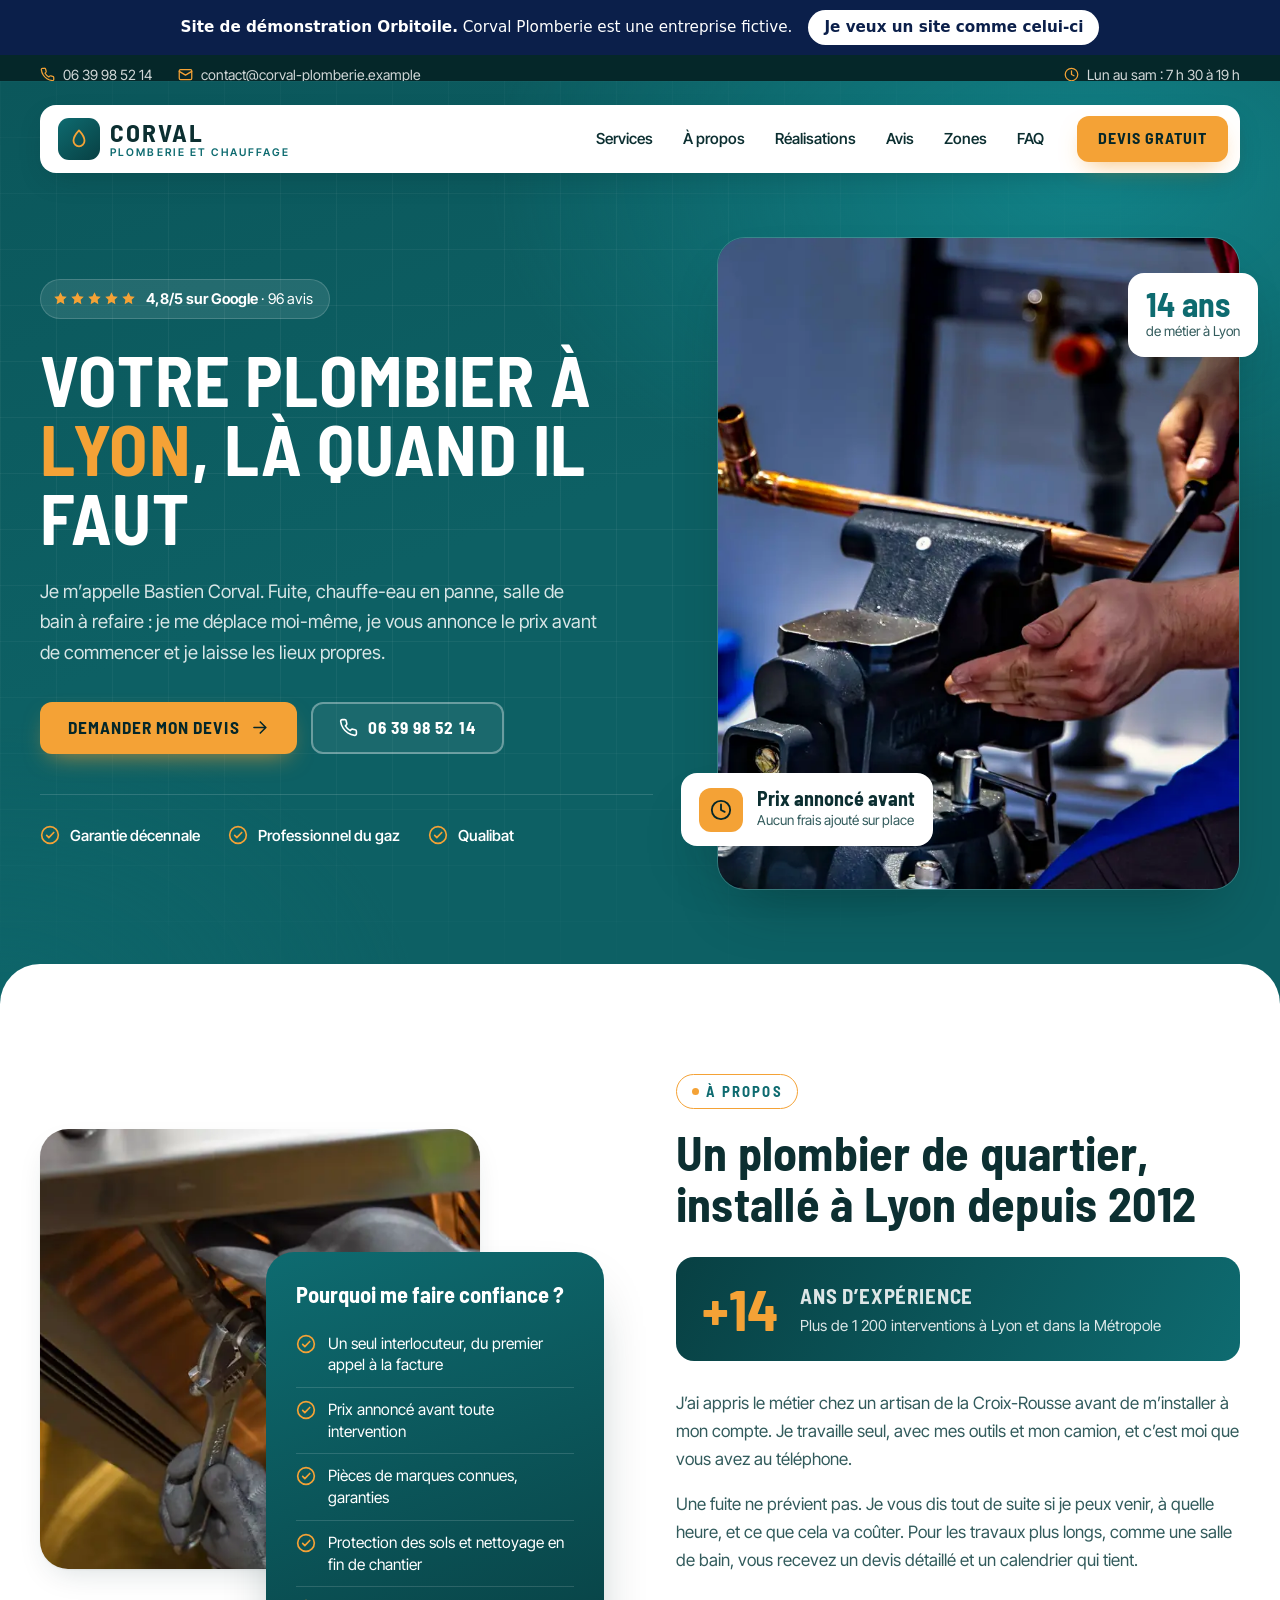
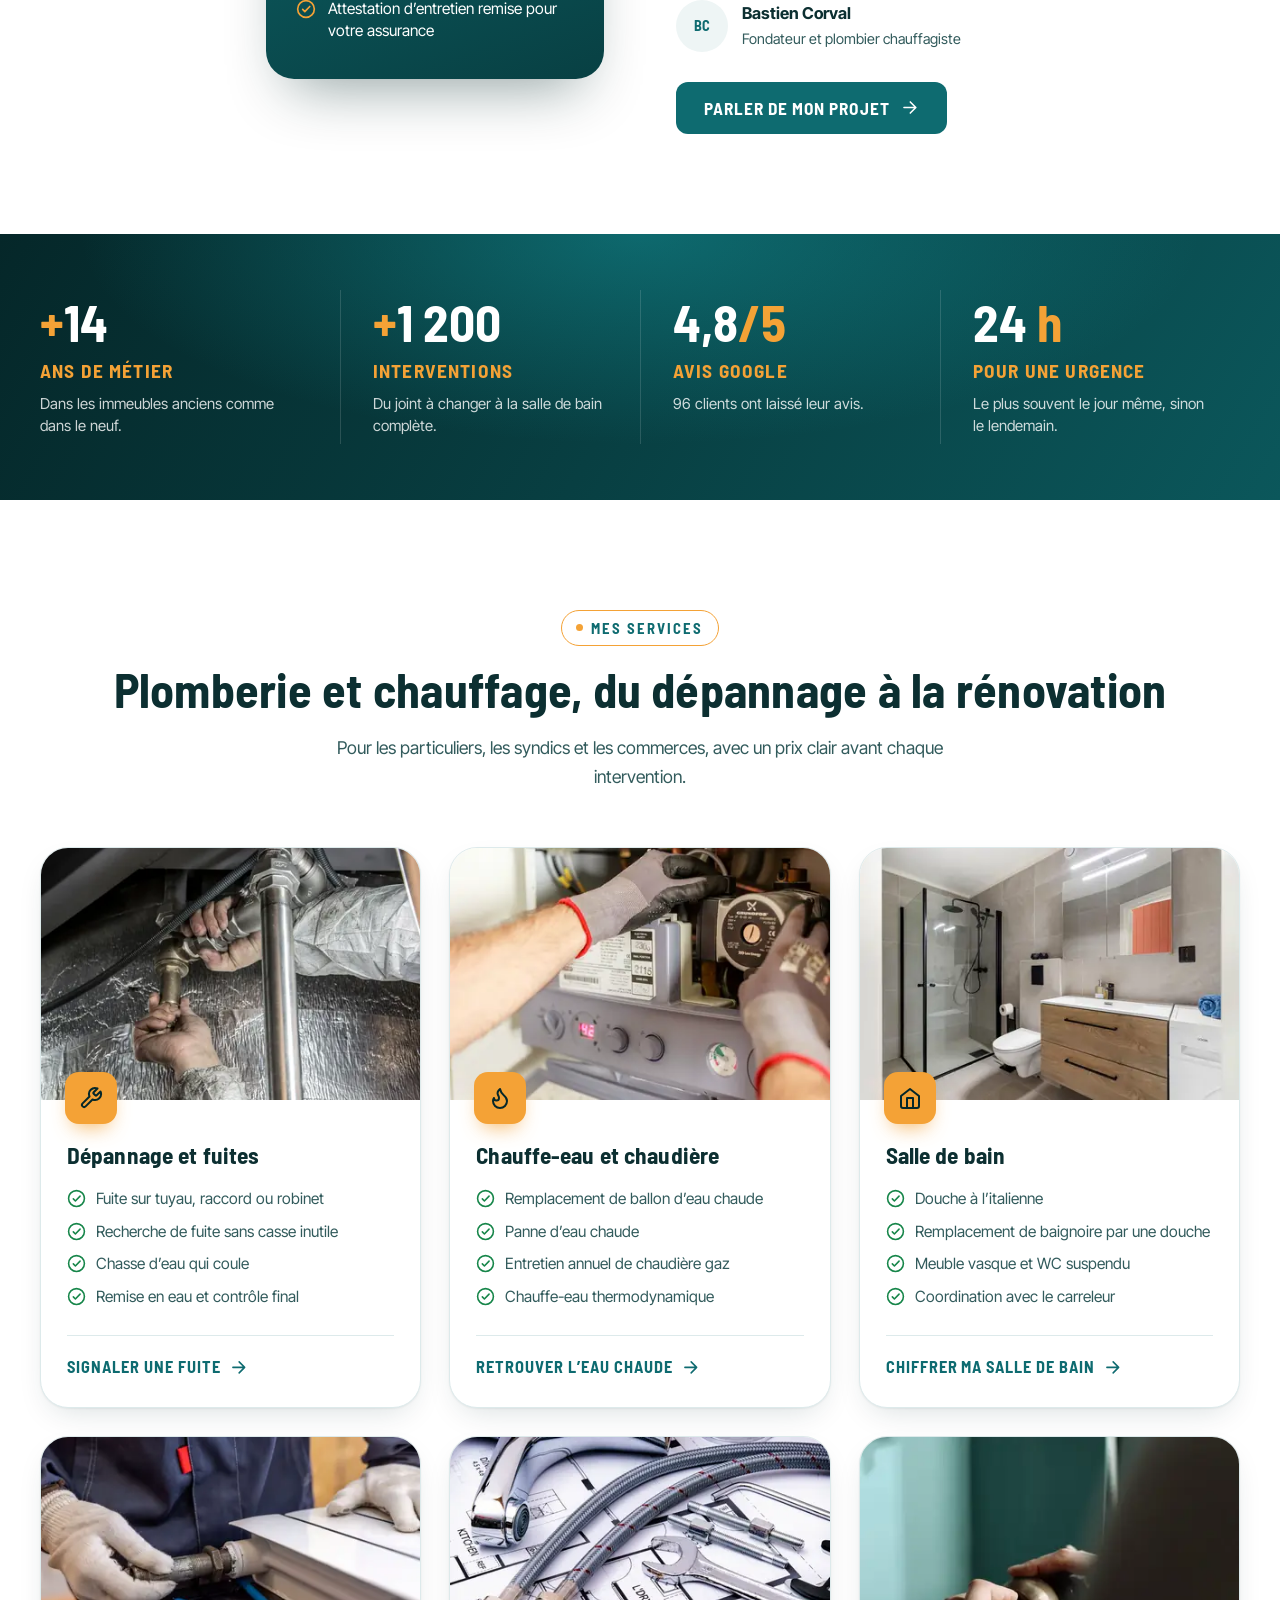
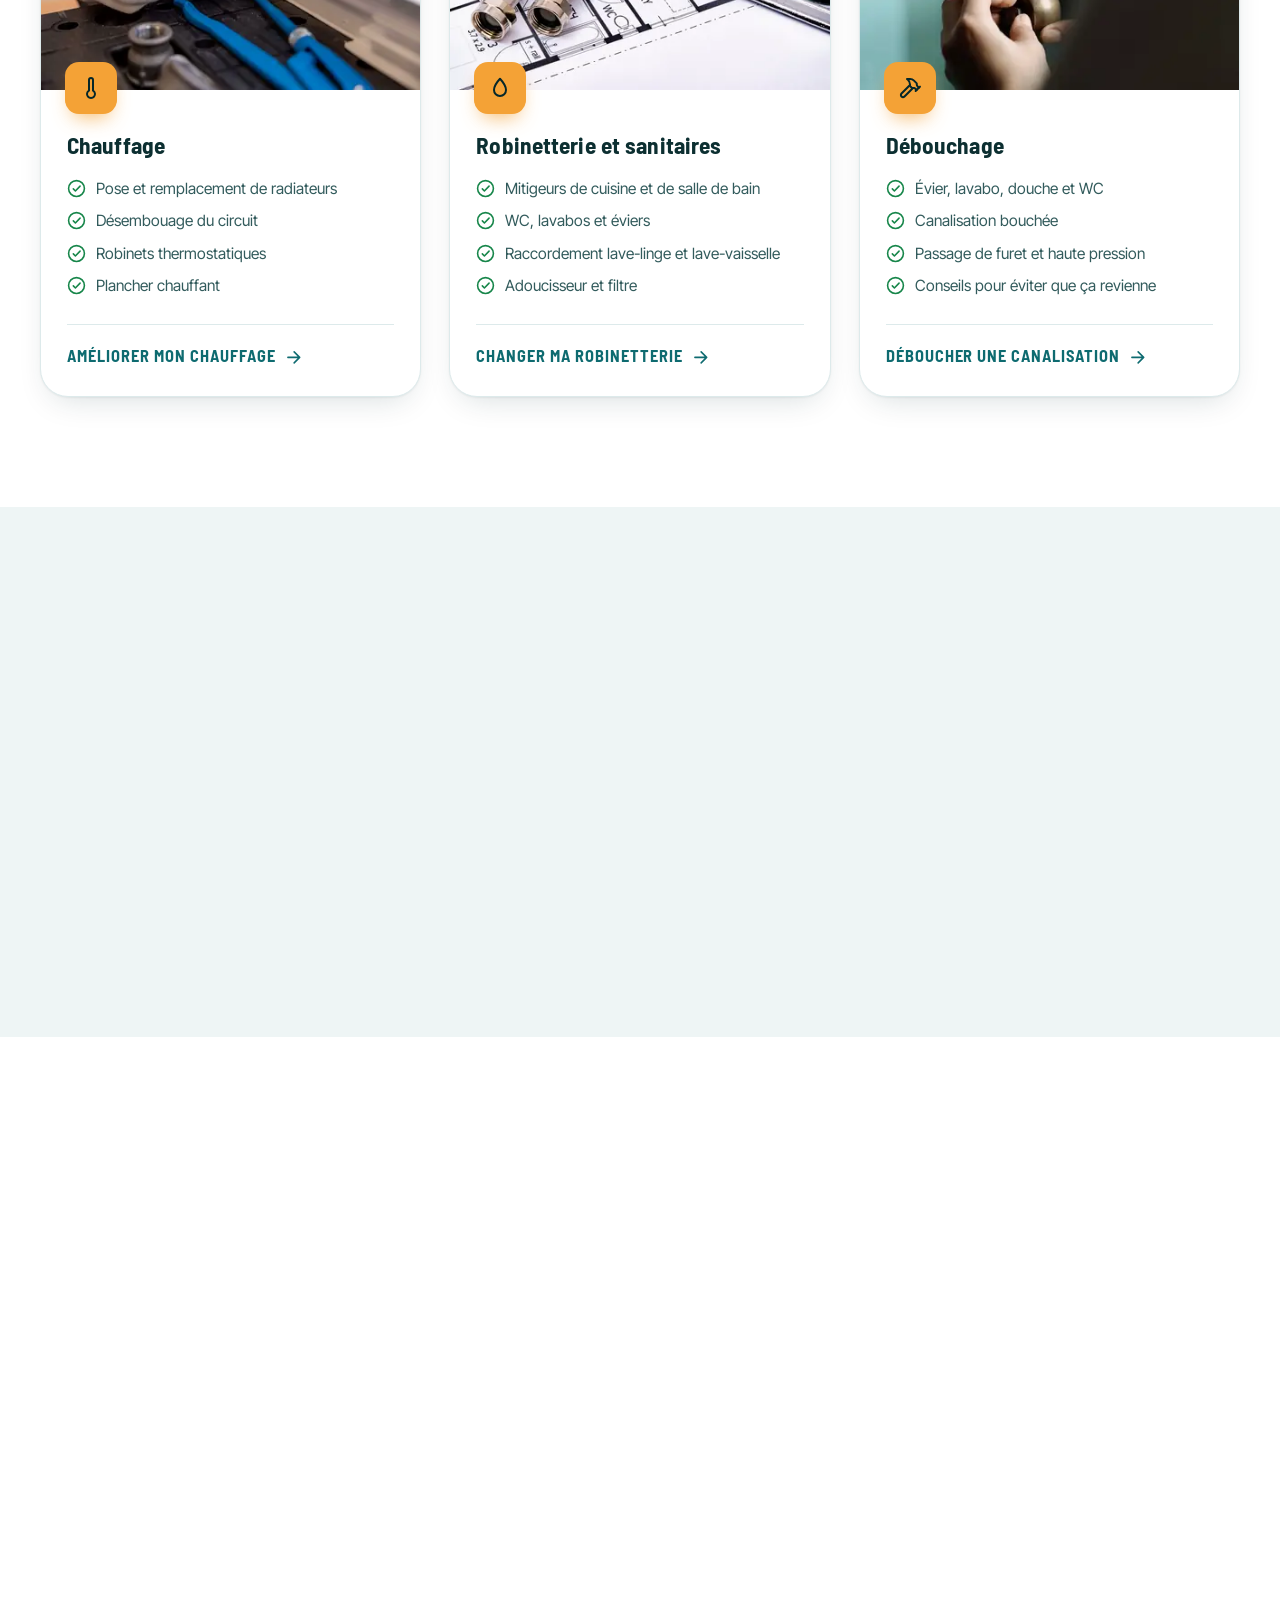
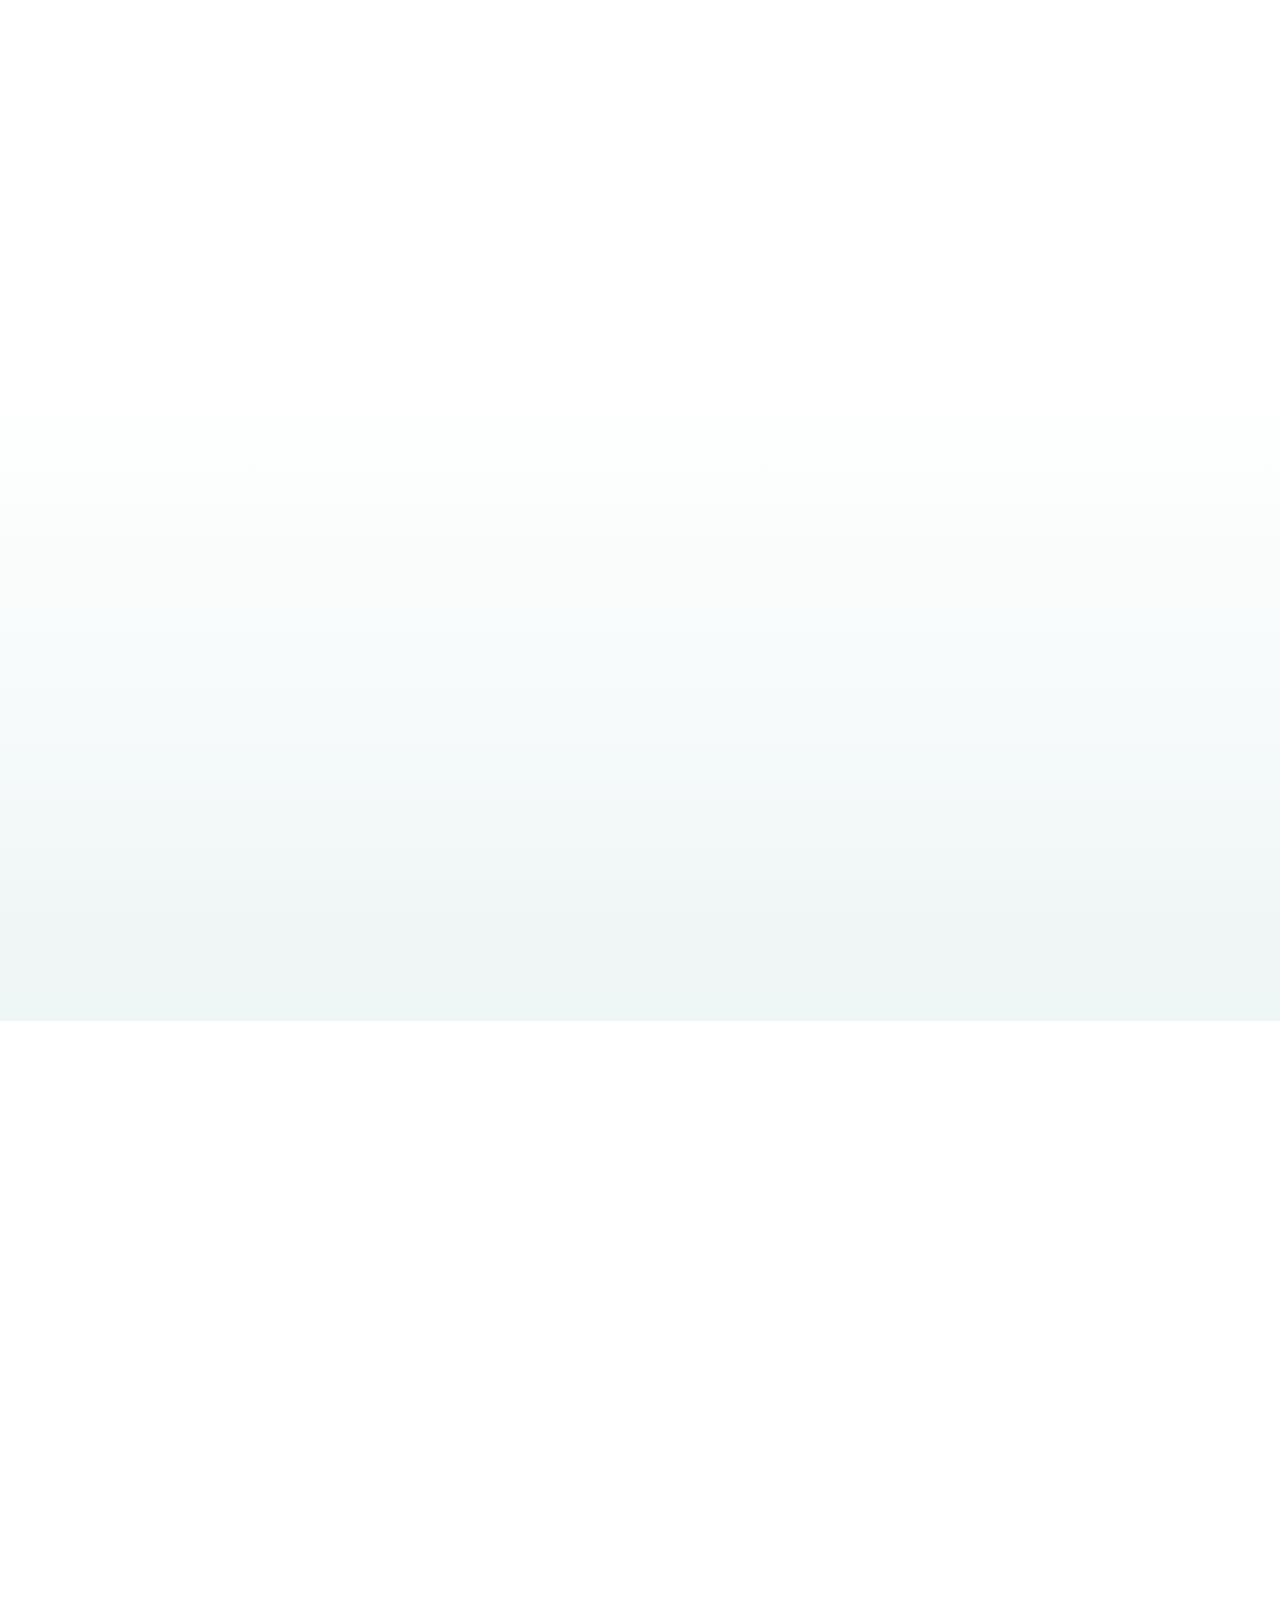
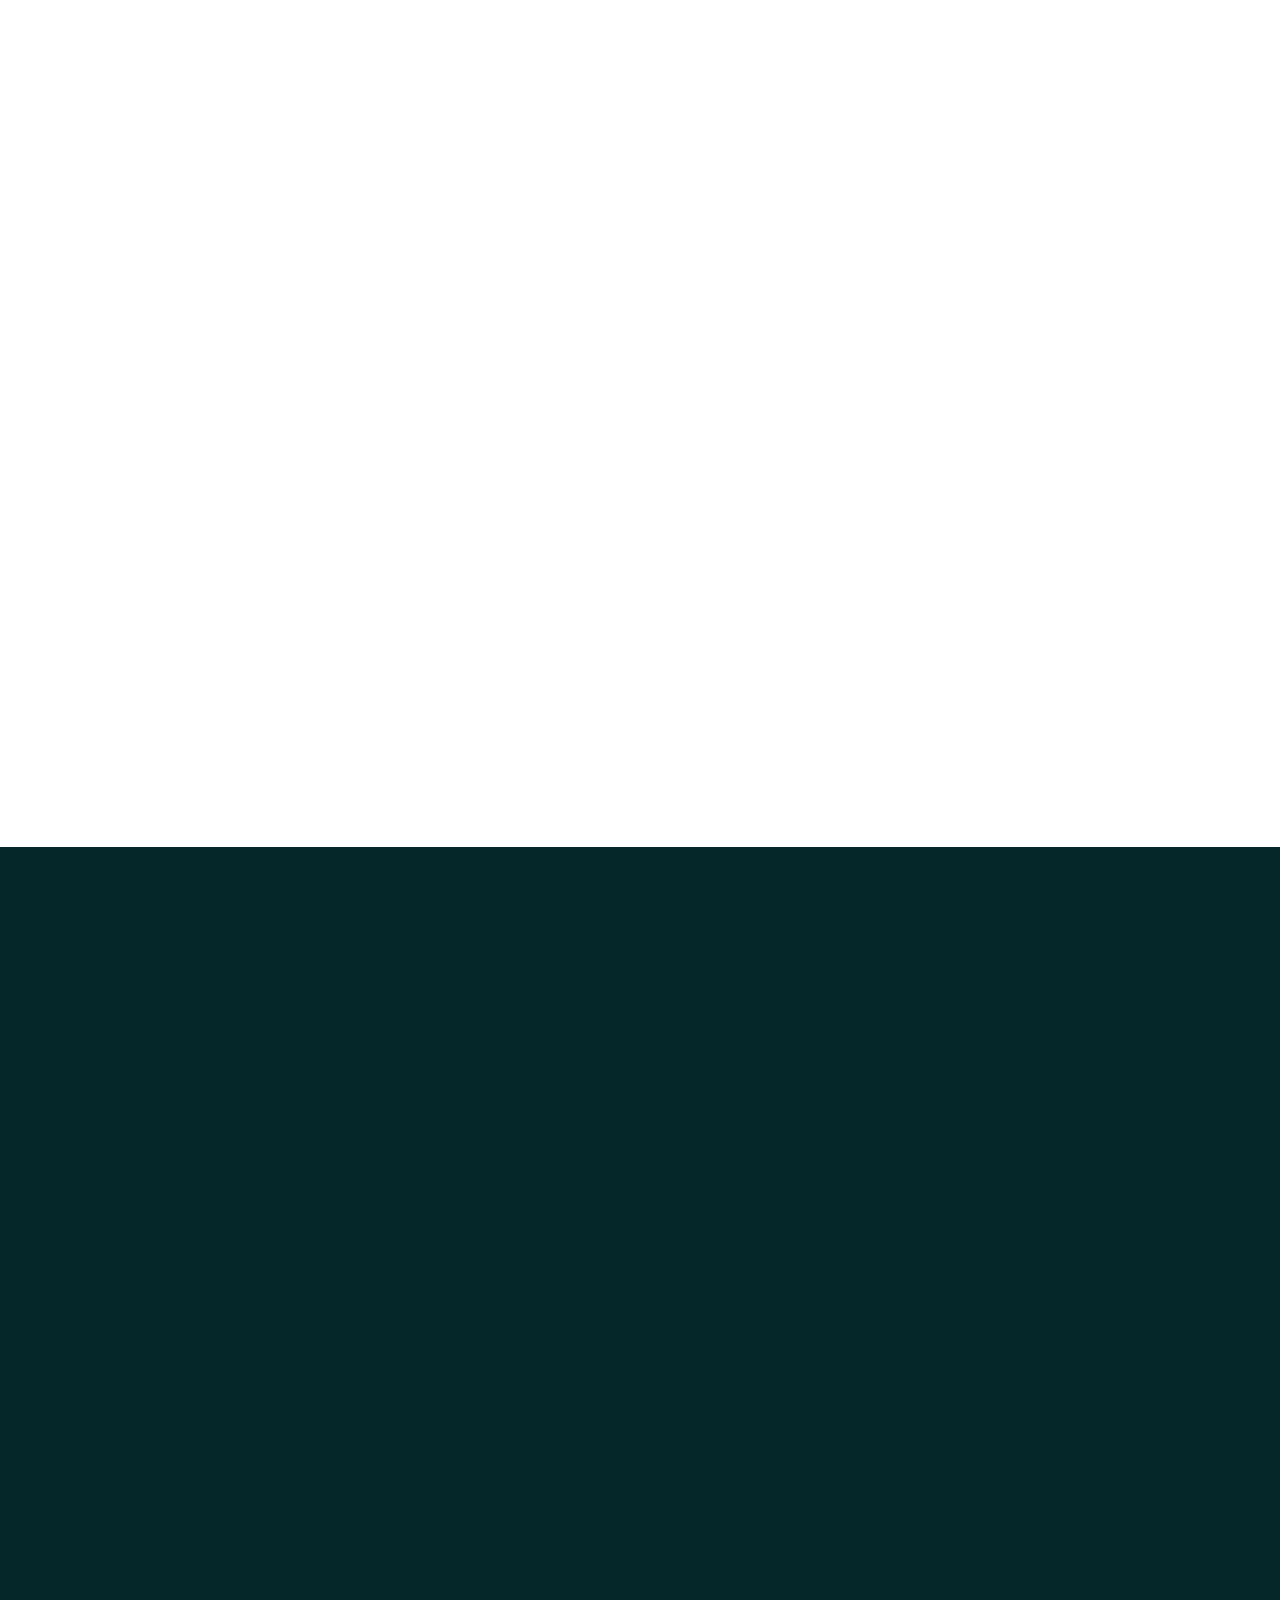
<file: index.html>
<!doctype html>
<html lang="fr">
<head>
<meta charset="utf-8">
<meta name="viewport" content="width=device-width, initial-scale=1">
<meta name="robots" content="noindex, nofollow">
<title>Plombier à Lyon et dans la Métropole | Corval Plomberie</title>
<meta name="description" content="Plombier à Lyon depuis 2012 : fuites, chauffe-eau, salle de bain, chauffage et débouchage. Un seul interlocuteur, prix annoncé avant d’intervenir.">
<link rel="canonical" href="https://demo.orbitoile.fr/plombier/">
<meta property="og:type" content="website">
<meta property="og:locale" content="fr_FR">
<meta property="og:site_name" content="Corval Plomberie">
<meta property="og:title" content="Plombier à Lyon et dans la Métropole | Corval Plomberie">
<meta property="og:description" content="Plombier à Lyon depuis 2012 : fuites, chauffe-eau, salle de bain, chauffage et débouchage. Un seul interlocuteur, prix annoncé avant d’intervenir.">
<meta property="og:url" content="https://demo.orbitoile.fr/plombier/">
<meta property="og:image" content="https://demo.orbitoile.fr/plombier/og.jpg">
<meta property="og:image:width" content="1200">
<meta property="og:image:height" content="630">
<meta name="theme-color" content="#084043">
<link rel="icon" href="favicon.svg" type="image/svg+xml">
<link rel="preload" href="titres-700.woff2" as="font" type="font/woff2" crossorigin>
<link rel="preload" href="texte.woff2" as="font" type="font/woff2" crossorigin>
<link rel="preload" as="image" href="accueil-720.webp" imagesrcset="accueil-480.webp 480w, accueil-720.webp 720w, accueil-960.webp 960w" imagesizes="(max-width: 1080px) 92vw, 500px" fetchpriority="high">
<link rel="stylesheet" href="style.css?v=3a5a966f">
<link rel="stylesheet" href="demo.css">
</head>
<body>
<aside class="demo-bandeau" aria-label="Site de démonstration"><span><b>Site de démonstration Orbitoile.</b> Corval Plomberie est une entreprise fictive.</span><a href="https://orbitoile.fr/">Je veux un site comme celui-ci</a></aside>
<svg class="sprite" aria-hidden="true"><symbol id="i-cle" viewBox="0 0 24 24"><path d="M14.7 6.3a1 1 0 0 0 0 1.4l1.6 1.6a1 1 0 0 0 1.4 0l3.77-3.77a6 6 0 0 1-7.94 7.94l-6.91 6.91a2.12 2.12 0 0 1-3-3l6.91-6.91a6 6 0 0 1 7.94-7.94z"/></symbol><symbol id="i-coche" viewBox="0 0 24 24"><circle cx="12" cy="12" r="10"/><path d="m8 12.5 2.6 2.6L16.5 9"/></symbol><symbol id="i-etoile" viewBox="0 0 24 24"><path d="m12 2 3.09 6.26L22 9.27l-5 4.87 1.18 6.88L12 17.77l-6.18 3.25L7 14.14 2 9.27l6.91-1.01z"/></symbol><symbol id="i-fermer" viewBox="0 0 24 24"><path d="M18 6 6 18M6 6l12 12"/></symbol><symbol id="i-flamme" viewBox="0 0 24 24"><path d="M8.5 14.5A2.5 2.5 0 0 0 11 12c0-1.38-.5-2-1-3-1.07-2.14-.22-4.05 2-6 .5 2.5 2 4.9 4 6.5 2 1.6 3 3.5 3 5.5a7 7 0 1 1-14 0c0-1.15.43-2.29 1-3a2.5 2.5 0 0 0 2.5 2.5z"/></symbol><symbol id="i-fleche" viewBox="0 0 24 24"><path d="M5 12h14M13 5l7 7-7 7"/></symbol><symbol id="i-goutte" viewBox="0 0 24 24"><path d="M12 2.7s6 6.4 6 11.3a6 6 0 0 1-12 0c0-4.9 6-11.3 6-11.3z"/></symbol><symbol id="i-horloge" viewBox="0 0 24 24"><circle cx="12" cy="12" r="10"/><path d="M12 6v6l4 2"/></symbol><symbol id="i-mail" viewBox="0 0 24 24"><rect x="2" y="4" width="20" height="16" rx="2"/><path d="m22 7-10 6L2 7"/></symbol><symbol id="i-maison" viewBox="0 0 24 24"><path d="m3 10 9-7 9 7v10a2 2 0 0 1-2 2H5a2 2 0 0 1-2-2z"/><path d="M9 22V12h6v10"/></symbol><symbol id="i-marteau" viewBox="0 0 24 24"><path d="m15 12-8.5 8.5a2.12 2.12 0 1 1-3-3L12 9"/><path d="M17.64 15 22 10.64"/><path d="m20.91 11.7-1.25-1.25c-.6-.6-.93-1.4-.93-2.25v-.86L16.01 4.6a5.56 5.56 0 0 0-3.94-1.64H9l.92.82A6.18 6.18 0 0 1 12 8.4v1.56l2 2h2.47l2.26 1.91"/></symbol><symbol id="i-menu" viewBox="0 0 24 24"><path d="M4 7h16M4 12h16M4 17h16"/></symbol><symbol id="i-repere" viewBox="0 0 24 24"><path d="M20 10c0 6-8 12-8 12s-8-6-8-12a8 8 0 0 1 16 0z"/><circle cx="12" cy="10" r="3"/></symbol><symbol id="i-tel" viewBox="0 0 24 24"><path d="M22 16.92v3a2 2 0 0 1-2.18 2 19.8 19.8 0 0 1-8.63-3.07 19.5 19.5 0 0 1-6-6A19.8 19.8 0 0 1 2.12 4.18 2 2 0 0 1 4.11 2h3a2 2 0 0 1 2 1.72c.13.96.36 1.9.7 2.81a2 2 0 0 1-.45 2.11L8.09 9.91a16 16 0 0 0 6 6l1.27-1.27a2 2 0 0 1 2.11-.45c.9.34 1.85.57 2.81.7A2 2 0 0 1 22 16.92z"/></symbol><symbol id="i-thermometre" viewBox="0 0 24 24"><path d="M14 4v10.54a4 4 0 1 1-4 0V4a2 2 0 0 1 4 0Z"/></symbol></svg>
<a class="lien-evitement" href="#contenu">Aller au contenu</a>
<div class="bandeau">
  <div class="conteneur">
    <ul>
      <li><svg class="ico" aria-hidden="true"><use href="#i-tel"/></svg><a href="tel:+33639985214">06 39 98 52 14</a></li>
      <li><svg class="ico" aria-hidden="true"><use href="#i-mail"/></svg><a href="mailto:contact@corval-plomberie.example">contact@corval-plomberie.example</a></li>
    </ul>
    <p><svg class="ico" aria-hidden="true"><use href="#i-horloge"/></svg>Lun au sam : 7 h 30 à 19 h</p>
  </div>
</div>
<header class="entete">
  <div class="conteneur entete-carte">
    <a class="logo" href="#haut"><span class="logo-icone"><svg class="ico" aria-hidden="true"><use href="#i-goutte"/></svg></span><span class="logo-texte"><span class="logo-nom">Corval</span><span class="logo-metier">Plomberie et chauffage</span></span></a>
    <nav class="nav-pc" aria-label="Menu principal"><ul><li><a href="#services">Services</a></li><li><a href="#apropos">À propos</a></li><li><a href="#realisations">Réalisations</a></li><li><a href="#avis">Avis</a></li><li><a href="#zones">Zones</a></li><li><a href="#faq">FAQ</a></li></ul></nav>
    <a class="btn btn-accent btn-devis" href="#contact">Devis gratuit</a>
    <a class="appel-mobile" href="tel:+33639985214" aria-label="Appeler le 06 39 98 52 14"><svg class="ico" aria-hidden="true"><use href="#i-tel"/></svg></a>
    <details class="menu-mobile">
      <summary aria-label="Ouvrir le menu"><svg class="ico ico-ouvrir" aria-hidden="true"><use href="#i-menu"/></svg><svg class="ico ico-fermer" aria-hidden="true"><use href="#i-fermer"/></svg></summary>
      <nav class="menu-panneau" aria-label="Menu mobile">
        <ul><li><a href="#services">Services</a></li><li><a href="#apropos">À propos</a></li><li><a href="#realisations">Réalisations</a></li><li><a href="#avis">Avis clients</a></li><li><a href="#zones">Zones d’intervention</a></li><li><a href="#faq">Questions fréquentes</a></li></ul>
        <a class="btn btn-accent" href="#contact">Demander mon devis</a>
      </nav>
    </details>
  </div>
</header>
<main id="contenu">
<section class="heros" id="haut">
  <div class="conteneur heros-grille">
    <div>
      <p class="note"><span class="etoiles"><svg class="ico ico-plein" aria-hidden="true"><use href="#i-etoile"/></svg><svg class="ico ico-plein" aria-hidden="true"><use href="#i-etoile"/></svg><svg class="ico ico-plein" aria-hidden="true"><use href="#i-etoile"/></svg><svg class="ico ico-plein" aria-hidden="true"><use href="#i-etoile"/></svg><svg class="ico ico-plein" aria-hidden="true"><use href="#i-etoile"/></svg></span><span><strong>4,8/5 sur Google</strong> · 96 avis</span></p>
      <h1>Votre plombier à <span>Lyon</span>, là quand il faut</h1>
      <p class="heros-texte">Je m’appelle Bastien Corval. Fuite, chauffe-eau en panne, salle de bain à refaire : je me déplace moi-même, je vous annonce le prix avant de commencer et je laisse les lieux propres.</p>
      <div class="heros-actions">
        <a class="btn btn-accent" href="#contact">Demander mon devis<svg class="ico" aria-hidden="true"><use href="#i-fleche"/></svg></a>
        <a class="btn btn-ligne" href="tel:+33639985214"><svg class="ico" aria-hidden="true"><use href="#i-tel"/></svg>06 39 98 52 14</a>
      </div>
      <ul class="garanties"><li><svg class="ico" aria-hidden="true"><use href="#i-coche"/></svg>Garantie décennale</li><li><svg class="ico" aria-hidden="true"><use href="#i-coche"/></svg>Professionnel du gaz</li><li><svg class="ico" aria-hidden="true"><use href="#i-coche"/></svg>Qualibat</li></ul>
    </div>
    <div class="heros-visuel">
      <div class="heros-photo"><img src="accueil-720.webp" srcset="accueil-480.webp 480w, accueil-720.webp 720w, accueil-960.webp 960w" sizes="(max-width: 1080px) 92vw, 500px" width="720" height="900" alt="Bastien Corval, plombier, cintre un tube de cuivre à l’atelier" fetchpriority="high"></div>
      <div class="pastille pastille-haut"><strong>14 ans</strong><small>de métier à Lyon</small></div>
      <div class="pastille pastille-bas"><span class="pastille-ico"><svg class="ico" aria-hidden="true"><use href="#i-horloge"/></svg></span><span><strong>Prix annoncé avant</strong><small>Aucun frais ajouté sur place</small></span></div>
    </div>
  </div>
</section>
<div class="recouvre">
<section class="apropos" id="apropos">
  <div class="conteneur apropos-grille">
    <div class="apropos-visuel">
      <div class="apropos-photo"><img src="a-propos-820.webp" srcset="a-propos-520.webp 520w, a-propos-820.webp 820w" sizes="(max-width: 1080px) 92vw, 440px" width="820" height="820" alt="Serrage d’un raccord à la clé sur un chantier" loading="lazy" decoding="async"></div>
      <div class="confiance">
        <p class="confiance-titre">Pourquoi me faire confiance ?</p>
        <ul><li><svg class="ico" aria-hidden="true"><use href="#i-coche"/></svg><span>Un seul interlocuteur, du premier appel à la facture</span></li><li><svg class="ico" aria-hidden="true"><use href="#i-coche"/></svg><span>Prix annoncé avant toute intervention</span></li><li><svg class="ico" aria-hidden="true"><use href="#i-coche"/></svg><span>Pièces de marques connues, garanties</span></li><li><svg class="ico" aria-hidden="true"><use href="#i-coche"/></svg><span>Protection des sols et nettoyage en fin de chantier</span></li><li><svg class="ico" aria-hidden="true"><use href="#i-coche"/></svg><span>Attestation d’entretien remise pour votre assurance</span></li></ul>
      </div>
    </div>
    <div class="apropos-texte">
      <span class="etiquette">À propos</span>
      <h2>Un plombier de quartier, installé à Lyon depuis 2012</h2>
      <div class="experience"><b>+14</b><span><strong>Ans d’expérience</strong>Plus de 1 200 interventions à Lyon et dans la Métropole</span></div>
      <p>J’ai appris le métier chez un artisan de la Croix-Rousse avant de m’installer à mon compte. Je travaille seul, avec mes outils et mon camion, et c’est moi que vous avez au téléphone.</p><p>Une fuite ne prévient pas. Je vous dis tout de suite si je peux venir, à quelle heure, et ce que cela va coûter. Pour les travaux plus longs, comme une salle de bain, vous recevez un devis détaillé et un calendrier qui tient.</p>
      <div class="signature">
        <span class="signature-initiales" aria-hidden="true">BC</span>
        <span><b>Bastien Corval</b><span>Fondateur et plombier chauffagiste</span></span>
      </div>
      <a class="btn btn-marque" href="#contact">Parler de mon projet<svg class="ico" aria-hidden="true"><use href="#i-fleche"/></svg></a>
    </div>
  </div>
</section>
<section class="chiffres" aria-label="En chiffres"><div class="conteneur"><ul><li><b><i>+</i>14</b><strong>Ans de métier</strong><span>Dans les immeubles anciens comme dans le neuf.</span></li><li><b><i>+</i>1 200</b><strong>Interventions</strong><span>Du joint à changer à la salle de bain complète.</span></li><li><b>4,8<i>/5</i></b><strong>Avis Google</strong><span>96 clients ont laissé leur avis.</span></li><li><b>24<i> h</i></b><strong>Pour une urgence</strong><span>Le plus souvent le jour même, sinon le lendemain.</span></li></ul></div></section>
<section class="services" id="services">
  <div class="conteneur">
    <div class="entete-section">
      <span class="etiquette">Mes services</span>
      <h2>Plomberie et chauffage, du dépannage à la rénovation</h2>
      <p class="intro">Pour les particuliers, les syndics et les commerces, avec un prix clair avant chaque intervention.</p>
    </div>
    <div class="services-grille">
<article class="carte">
  <div class="carte-photo"><img src="service-1-depannage-et-fuites-720.webp" srcset="service-1-depannage-et-fuites-420.webp 420w, service-1-depannage-et-fuites-720.webp 720w" sizes="(max-width: 860px) 92vw, (max-width: 1080px) 46vw, 380px" width="720" height="480" alt="Dépannage et fuites" loading="lazy" decoding="async"><span class="carte-ico"><svg class="ico" aria-hidden="true"><use href="#i-cle"/></svg></span></div>
  <div class="carte-corps">
    <h3>Dépannage et fuites</h3>
    <ul class="coches"><li><svg class="ico" aria-hidden="true"><use href="#i-coche"/></svg><span>Fuite sur tuyau, raccord ou robinet</span></li><li><svg class="ico" aria-hidden="true"><use href="#i-coche"/></svg><span>Recherche de fuite sans casse inutile</span></li><li><svg class="ico" aria-hidden="true"><use href="#i-coche"/></svg><span>Chasse d’eau qui coule</span></li><li><svg class="ico" aria-hidden="true"><use href="#i-coche"/></svg><span>Remise en eau et contrôle final</span></li></ul>
    <a class="carte-lien" href="#contact">Signaler une fuite<svg class="ico" aria-hidden="true"><use href="#i-fleche"/></svg></a>
  </div>
</article><article class="carte">
  <div class="carte-photo"><img src="service-2-chauffe-eau-et-chaudiere-720.webp" srcset="service-2-chauffe-eau-et-chaudiere-420.webp 420w, service-2-chauffe-eau-et-chaudiere-720.webp 720w" sizes="(max-width: 860px) 92vw, (max-width: 1080px) 46vw, 380px" width="720" height="480" alt="Chauffe-eau et chaudière" loading="lazy" decoding="async"><span class="carte-ico"><svg class="ico" aria-hidden="true"><use href="#i-flamme"/></svg></span></div>
  <div class="carte-corps">
    <h3>Chauffe-eau et chaudière</h3>
    <ul class="coches"><li><svg class="ico" aria-hidden="true"><use href="#i-coche"/></svg><span>Remplacement de ballon d’eau chaude</span></li><li><svg class="ico" aria-hidden="true"><use href="#i-coche"/></svg><span>Panne d’eau chaude</span></li><li><svg class="ico" aria-hidden="true"><use href="#i-coche"/></svg><span>Entretien annuel de chaudière gaz</span></li><li><svg class="ico" aria-hidden="true"><use href="#i-coche"/></svg><span>Chauffe-eau thermodynamique</span></li></ul>
    <a class="carte-lien" href="#contact">Retrouver l’eau chaude<svg class="ico" aria-hidden="true"><use href="#i-fleche"/></svg></a>
  </div>
</article><article class="carte">
  <div class="carte-photo"><img src="service-3-salle-de-bain-720.webp" srcset="service-3-salle-de-bain-420.webp 420w, service-3-salle-de-bain-720.webp 720w" sizes="(max-width: 860px) 92vw, (max-width: 1080px) 46vw, 380px" width="720" height="480" alt="Salle de bain" loading="lazy" decoding="async"><span class="carte-ico"><svg class="ico" aria-hidden="true"><use href="#i-maison"/></svg></span></div>
  <div class="carte-corps">
    <h3>Salle de bain</h3>
    <ul class="coches"><li><svg class="ico" aria-hidden="true"><use href="#i-coche"/></svg><span>Douche à l’italienne</span></li><li><svg class="ico" aria-hidden="true"><use href="#i-coche"/></svg><span>Remplacement de baignoire par une douche</span></li><li><svg class="ico" aria-hidden="true"><use href="#i-coche"/></svg><span>Meuble vasque et WC suspendu</span></li><li><svg class="ico" aria-hidden="true"><use href="#i-coche"/></svg><span>Coordination avec le carreleur</span></li></ul>
    <a class="carte-lien" href="#contact">Chiffrer ma salle de bain<svg class="ico" aria-hidden="true"><use href="#i-fleche"/></svg></a>
  </div>
</article><article class="carte">
  <div class="carte-photo"><img src="service-4-chauffage-720.webp" srcset="service-4-chauffage-420.webp 420w, service-4-chauffage-720.webp 720w" sizes="(max-width: 860px) 92vw, (max-width: 1080px) 46vw, 380px" width="720" height="480" alt="Chauffage" loading="lazy" decoding="async"><span class="carte-ico"><svg class="ico" aria-hidden="true"><use href="#i-thermometre"/></svg></span></div>
  <div class="carte-corps">
    <h3>Chauffage</h3>
    <ul class="coches"><li><svg class="ico" aria-hidden="true"><use href="#i-coche"/></svg><span>Pose et remplacement de radiateurs</span></li><li><svg class="ico" aria-hidden="true"><use href="#i-coche"/></svg><span>Désembouage du circuit</span></li><li><svg class="ico" aria-hidden="true"><use href="#i-coche"/></svg><span>Robinets thermostatiques</span></li><li><svg class="ico" aria-hidden="true"><use href="#i-coche"/></svg><span>Plancher chauffant</span></li></ul>
    <a class="carte-lien" href="#contact">Améliorer mon chauffage<svg class="ico" aria-hidden="true"><use href="#i-fleche"/></svg></a>
  </div>
</article><article class="carte">
  <div class="carte-photo"><img src="service-5-robinetterie-et-sanitair-720.webp" srcset="service-5-robinetterie-et-sanitair-420.webp 420w, service-5-robinetterie-et-sanitair-720.webp 720w" sizes="(max-width: 860px) 92vw, (max-width: 1080px) 46vw, 380px" width="720" height="480" alt="Robinetterie et sanitaires" loading="lazy" decoding="async"><span class="carte-ico"><svg class="ico" aria-hidden="true"><use href="#i-goutte"/></svg></span></div>
  <div class="carte-corps">
    <h3>Robinetterie et sanitaires</h3>
    <ul class="coches"><li><svg class="ico" aria-hidden="true"><use href="#i-coche"/></svg><span>Mitigeurs de cuisine et de salle de bain</span></li><li><svg class="ico" aria-hidden="true"><use href="#i-coche"/></svg><span>WC, lavabos et éviers</span></li><li><svg class="ico" aria-hidden="true"><use href="#i-coche"/></svg><span>Raccordement lave-linge et lave-vaisselle</span></li><li><svg class="ico" aria-hidden="true"><use href="#i-coche"/></svg><span>Adoucisseur et filtre</span></li></ul>
    <a class="carte-lien" href="#contact">Changer ma robinetterie<svg class="ico" aria-hidden="true"><use href="#i-fleche"/></svg></a>
  </div>
</article><article class="carte">
  <div class="carte-photo"><img src="service-6-debouchage-720.webp" srcset="service-6-debouchage-420.webp 420w, service-6-debouchage-720.webp 720w" sizes="(max-width: 860px) 92vw, (max-width: 1080px) 46vw, 380px" width="720" height="480" alt="Débouchage" loading="lazy" decoding="async"><span class="carte-ico"><svg class="ico" aria-hidden="true"><use href="#i-marteau"/></svg></span></div>
  <div class="carte-corps">
    <h3>Débouchage</h3>
    <ul class="coches"><li><svg class="ico" aria-hidden="true"><use href="#i-coche"/></svg><span>Évier, lavabo, douche et WC</span></li><li><svg class="ico" aria-hidden="true"><use href="#i-coche"/></svg><span>Canalisation bouchée</span></li><li><svg class="ico" aria-hidden="true"><use href="#i-coche"/></svg><span>Passage de furet et haute pression</span></li><li><svg class="ico" aria-hidden="true"><use href="#i-coche"/></svg><span>Conseils pour éviter que ça revienne</span></li></ul>
    <a class="carte-lien" href="#contact">Déboucher une canalisation<svg class="ico" aria-hidden="true"><use href="#i-fleche"/></svg></a>
  </div>
</article>
    </div>
  </div>
</section>
<section class="etapes" aria-labelledby="titre-etapes">
  <div class="conteneur">
    <div class="entete-section">
      <span class="etiquette">Comment ça se passe</span>
      <h2 id="titre-etapes">Quatre étapes, aucune surprise</h2>
    </div>
    <ol><li><h3>Vous m’appelez</h3><p>Ou vous remplissez le formulaire. Je vous rappelle dans l’heure en journée.</p></li><li><h3>Je vous dis le prix</h3><p>Au téléphone pour un dépannage, par devis écrit pour des travaux.</p></li><li><h3>J’interviens</h3><p>À l’heure convenue, avec les pièces courantes dans le camion.</p></li><li><h3>Je contrôle et je nettoie</h3><p>Essais devant vous, lieux propres, facture claire.</p></li></ol>
  </div>
</section>
<section class="realisations" id="realisations">
  <div class="conteneur">
    <div class="realisations-tete">
      <div>
        <span class="etiquette">Réalisations</span>
        <h2>Quelques salles de bain récentes</h2>
      </div>
      <div>
        <p>Douches, vasques et rénovations complètes : un aperçu des derniers chantiers à Lyon et autour.</p>
        <a class="btn btn-accent" href="#contact">Un projet ? Devis gratuit</a>
      </div>
    </div>
    <ul class="galerie galerie-6"><li><figure><img src="chantier-1-880.webp" srcset="chantier-1-520.webp 520w, chantier-1-880.webp 880w" sizes="(max-width: 860px) 92vw, 590px" width="880" height="660" alt="Double vasque, Lyon 6e · Rénovation complète" loading="lazy" decoding="async"><figcaption><b>Double vasque</b>Lyon 6e · Rénovation complète</figcaption></figure></li><li><figure><img src="chantier-2-640.webp" srcset="chantier-2-400.webp 400w, chantier-2-640.webp 640w" sizes="(max-width: 860px) 46vw, 290px" width="640" height="853" alt="Colonne de douche, Villeurbanne" loading="lazy" decoding="async"><figcaption><b>Colonne de douche</b>Villeurbanne</figcaption></figure></li><li><figure><img src="chantier-3-880.webp" srcset="chantier-3-520.webp 520w, chantier-3-880.webp 880w" sizes="(max-width: 860px) 46vw, 290px" width="880" height="660" alt="Douche vitrée, Caluire-et-Cuire · Meuble sur mesure" loading="lazy" decoding="async"><figcaption><b>Douche vitrée</b>Caluire-et-Cuire · Meuble sur mesure</figcaption></figure></li><li><figure><img src="chantier-4-880.webp" srcset="chantier-4-520.webp 520w, chantier-4-880.webp 880w" sizes="(max-width: 860px) 46vw, 290px" width="880" height="660" alt="Petite salle d’eau, Lyon 3e" loading="lazy" decoding="async"><figcaption><b>Petite salle d’eau</b>Lyon 3e</figcaption></figure></li><li><figure><img src="chantier-5-880.webp" srcset="chantier-5-520.webp 520w, chantier-5-880.webp 880w" sizes="(max-width: 860px) 46vw, 290px" width="880" height="660" alt="Douche d’angle, Écully · Sèche-serviettes" loading="lazy" decoding="async"><figcaption><b>Douche d’angle</b>Écully · Sèche-serviettes</figcaption></figure></li><li><figure><img src="chantier-6-880.webp" srcset="chantier-6-520.webp 520w, chantier-6-880.webp 880w" sizes="(max-width: 860px) 46vw, 290px" width="880" height="660" alt="Baignoire et douche, Tassin-la-Demi-Lune" loading="lazy" decoding="async"><figcaption><b>Baignoire et douche</b>Tassin-la-Demi-Lune</figcaption></figure></li></ul>
  </div>
</section>
<section class="avis" id="avis">
  <div class="conteneur">
    <div class="entete-section">
      <span class="etiquette">Avis clients</span>
      <h2>Ce que disent mes clients</h2>
    </div>
    <div class="avis-grille">
      <div class="avis-resume">
  <b>4,8</b>
  <span class="etoiles" role="img" aria-label="Note de 4,8 sur 5"><svg class="ico ico-plein" aria-hidden="true"><use href="#i-etoile"/></svg><svg class="ico ico-plein" aria-hidden="true"><use href="#i-etoile"/></svg><svg class="ico ico-plein" aria-hidden="true"><use href="#i-etoile"/></svg><svg class="ico ico-plein" aria-hidden="true"><use href="#i-etoile"/></svg><svg class="ico ico-plein" aria-hidden="true"><use href="#i-etoile"/></svg></span>
  <p>Note moyenne sur 96 avis Google.</p>
  <span class="demo-note">Note et avis fictifs, écrits pour la démonstration.</span>
</div>
      <ul class="avis-cartes"><li class="av1">
  <span class="etoiles" role="img" aria-label="5 étoiles sur 5"><svg class="ico ico-plein" aria-hidden="true"><use href="#i-etoile"/></svg><svg class="ico ico-plein" aria-hidden="true"><use href="#i-etoile"/></svg><svg class="ico ico-plein" aria-hidden="true"><use href="#i-etoile"/></svg><svg class="ico ico-plein" aria-hidden="true"><use href="#i-etoile"/></svg><svg class="ico ico-plein" aria-hidden="true"><use href="#i-etoile"/></svg></span>
  <blockquote>Fuite sous l’évier un dimanche soir. Il m’a rappelée tout de suite, est passé le lundi à 8 h et tout était réglé en une heure, au prix annoncé.</blockquote>
  <div class="auteur"><span class="auteur-initiale" aria-hidden="true">N</span><span><b>Nadia R.</b><span>Lyon 7e</span></span></div>
</li><li class="av2">
  <span class="etoiles" role="img" aria-label="5 étoiles sur 5"><svg class="ico ico-plein" aria-hidden="true"><use href="#i-etoile"/></svg><svg class="ico ico-plein" aria-hidden="true"><use href="#i-etoile"/></svg><svg class="ico ico-plein" aria-hidden="true"><use href="#i-etoile"/></svg><svg class="ico ico-plein" aria-hidden="true"><use href="#i-etoile"/></svg><svg class="ico ico-plein" aria-hidden="true"><use href="#i-etoile"/></svg></span>
  <blockquote>Ballon d’eau chaude remplacé dans la journée. Explications claires, ancien ballon emporté, rien à nettoyer derrière lui.</blockquote>
  <div class="auteur"><span class="auteur-initiale" aria-hidden="true">O</span><span><b>Olivier T.</b><span>Villeurbanne</span></span></div>
</li><li class="av3">
  <span class="etoiles" role="img" aria-label="5 étoiles sur 5"><svg class="ico ico-plein" aria-hidden="true"><use href="#i-etoile"/></svg><svg class="ico ico-plein" aria-hidden="true"><use href="#i-etoile"/></svg><svg class="ico ico-plein" aria-hidden="true"><use href="#i-etoile"/></svg><svg class="ico ico-plein" aria-hidden="true"><use href="#i-etoile"/></svg><svg class="ico ico-plein" aria-hidden="true"><use href="#i-etoile"/></svg></span>
  <blockquote>Salle de bain refaite en dix jours comme prévu. Il a coordonné le carreleur et nous a tenus au courant chaque soir.</blockquote>
  <div class="auteur"><span class="auteur-initiale" aria-hidden="true">C</span><span><b>Camille et Hugo</b><span>Caluire-et-Cuire</span></span></div>
</li></ul>
    </div>
  </div>
</section>
<section class="zones" id="zones">
  <div class="conteneur">
    <div class="entete-section">
      <span class="etiquette">Zones d'intervention</span>
      <h2>Plombier à Lyon et dans la Métropole</h2>
      <p class="intro">J’interviens dans tout Lyon et les communes voisines, en urgence ou sur rendez-vous.</p>
    </div>
    <div class="zones-grille">
      <div class="zone"><h3><svg class="ico" aria-hidden="true"><use href="#i-repere"/></svg>Lyon</h3><ul><li>Lyon 1er</li><li>Lyon 2e</li><li>Lyon 3e</li><li>Lyon 4e</li><li>Lyon 5e</li><li>Lyon 6e</li><li>Lyon 7e</li><li>Lyon 8e</li><li>Lyon 9e</li></ul></div><div class="zone"><h3><svg class="ico" aria-hidden="true"><use href="#i-repere"/></svg>Ouest lyonnais</h3><ul><li>Écully</li><li>Tassin-la-Demi-Lune</li><li>Champagne-au-Mont-d’Or</li><li>Dardilly</li><li>Limonest</li></ul></div><div class="zone"><h3><svg class="ico" aria-hidden="true"><use href="#i-repere"/></svg>Est lyonnais</h3><ul><li>Villeurbanne</li><li>Bron</li><li>Vaulx-en-Velin</li><li>Décines-Charpieu</li><li>Saint-Priest</li></ul></div><div class="zone"><h3><svg class="ico" aria-hidden="true"><use href="#i-repere"/></svg>Nord</h3><ul><li>Caluire-et-Cuire</li><li>Rillieux-la-Pape</li><li>Fontaines-sur-Saône</li><li>Neuville-sur-Saône</li></ul></div><div class="zone"><h3><svg class="ico" aria-hidden="true"><use href="#i-repere"/></svg>Sud</h3><ul><li>Vénissieux</li><li>Oullins-Pierre-Bénite</li><li>Saint-Fons</li><li>Sainte-Foy-lès-Lyon</li><li>Saint-Genis-Laval</li></ul></div>
      <div class="zone zone-appel"><h3>Votre commune n'y est pas ?</h3><p>Appelez-moi : je vous dis tout de suite si je peux venir dans de bonnes conditions.</p><a class="btn btn-accent" href="tel:+33639985214"><svg class="ico" aria-hidden="true"><use href="#i-tel"/></svg>06 39 98 52 14</a></div>
    </div>
  </div>
</section>
<section class="faq" id="faq">
  <div class="conteneur">
    <div class="entete-section">
      <span class="etiquette">Questions fréquentes</span>
      <h2>Vos questions, mes réponses</h2>
    </div>
    <div class="faq-grille"><div><details><summary>Combien coûte un dépannage ?</summary><p>Je vous annonce un prix au téléphone dès que vous m’avez décrit le problème, déplacement compris. Si la situation sur place est différente, je vous le dis avant de commencer.</p></details><details><summary>Venez-vous le soir et le week-end ?</summary><p>Je suis joignable du lundi au samedi. Pour une fuite importante en dehors de ces horaires, laissez un message : je rappelle dès que possible et je vous explique comment couper l’eau en attendant.</p></details><details><summary>Que faire en attendant votre passage ?</summary><p>Coupez l’arrivée d’eau générale, en général près du compteur, et l’électricité si l’eau touche une prise ou un appareil. Prenez une photo, elle m’aide à venir avec la bonne pièce.</p></details></div><div><details><summary>Vos travaux sont-ils garantis ?</summary><p>Oui. Mes chantiers sont couverts par une garantie décennale et une assurance responsabilité civile professionnelle. Les attestations sont envoyées sur simple demande.</p></details><details><summary>Entretenez-vous les chaudières gaz ?</summary><p>Oui. L’entretien annuel comprend le nettoyage, les réglages et les contrôles de sécurité. Vous recevez l’attestation demandée par votre assureur.</p></details><details><summary>Faites-vous les salles de bain complètes ?</summary><p>Oui. Je m’occupe de la plomberie et je coordonne le carreleur et l’électricien avec qui je travaille d’habitude. Vous gardez un seul interlocuteur.</p></details></div></div>
  </div>
</section>
<section class="contact" id="contact">
  <div class="contact-fond"><img src="contact-fond-960.webp" srcset="contact-fond-960.webp 960w, contact-fond-1440.webp 1440w" sizes="100vw" width="960" height="540" alt="" loading="lazy" decoding="async"></div>
  <div class="conteneur contact-grille">
    <div class="contact-texte">
      <span class="etiquette etiquette-claire">Contact et devis</span>
      <h2>Une fuite, un projet ? Parlons-en</h2>
      <p>Décrivez votre besoin en quelques mots. Je vous rappelle rapidement pour vous donner un prix et un créneau.</p>
      <ul class="contact-points"><li><svg class="ico" aria-hidden="true"><use href="#i-coche"/></svg>Rappel dans l’heure en journée</li><li><svg class="ico" aria-hidden="true"><use href="#i-coche"/></svg>Prix annoncé avant de venir</li><li><svg class="ico" aria-hidden="true"><use href="#i-coche"/></svg>Devis gratuit pour les travaux</li></ul>
      <a class="btn btn-accent" href="tel:+33639985214"><svg class="ico" aria-hidden="true"><use href="#i-tel"/></svg>Appeler le 06 39 98 52 14</a>
    </div>
    <form class="formulaire" action="#contact" method="get" data-email="contact@corval-plomberie.example" data-tel="06 39 98 52 14" data-cle="">
<p class="demo-note demo-note-form">Formulaire de démonstration : rien n’est envoyé ni enregistré.</p>
      <h3>Décrivez votre projet</h3>
      
      <input type="checkbox" name="botcheck" hidden>
      <div class="champs">
        <div class="champ"><label for="f-nom">Prénom et nom</label><input id="f-nom" name="nom" autocomplete="name" required></div>
        <div class="champ"><label for="f-tel">Téléphone</label><input id="f-tel" name="telephone" type="tel" autocomplete="tel" required></div>
        <div class="champ"><label for="f-mail">E-mail</label><input id="f-mail" name="email" type="email" autocomplete="email"></div>
        <div class="champ"><label for="f-ville">Commune</label><input id="f-ville" name="commune" autocomplete="address-level2"></div>
        <div class="champ champ-large"><label for="f-besoin">Type de besoin</label><select id="f-besoin" name="besoin"><option>Fuite ou dépannage</option><option>Chauffe-eau ou chaudière</option><option>Salle de bain</option><option>Chauffage</option><option>Robinetterie ou sanitaires</option><option>Débouchage</option><option>Autre demande</option></select></div>
        <div class="champ champ-large"><label for="f-msg">Votre message</label><textarea id="f-msg" name="message" rows="4"></textarea></div>
      </div>
      <button class="btn btn-accent" type="submit">Envoyer ma demande<svg class="ico" aria-hidden="true"><use href="#i-fleche"/></svg></button>
      <p class="etat" role="status"></p>
      <p class="rgpd">Vos informations servent uniquement à répondre à votre demande. <a href="confidentialite.html">Confidentialité</a></p>
    </form>
  </div>
</section>
</div>
</main>
<footer class="pied">
  <div class="conteneur">
    <div class="pied-infos">
      <div><span class="pastille-ico"><svg class="ico" aria-hidden="true"><use href="#i-repere"/></svg></span><span><b>Zone d'intervention</b><span>Lyon et Métropole de Lyon</span></span></div>
      <a href="tel:+33639985214"><span class="pastille-ico"><svg class="ico" aria-hidden="true"><use href="#i-tel"/></svg></span><span><b>Téléphone</b><span>06 39 98 52 14</span></span></a>
      <a href="mailto:contact@corval-plomberie.example"><span class="pastille-ico"><svg class="ico" aria-hidden="true"><use href="#i-mail"/></svg></span><span><b>E-mail</b><span>contact@corval-plomberie.example</span></span></a>
    </div>
    <div class="pied-colonnes">
      <div><a class="logo" href="#haut"><span class="logo-icone"><svg class="ico" aria-hidden="true"><use href="#i-goutte"/></svg></span><span class="logo-texte"><span class="logo-nom">Corval</span><span class="logo-metier">Plomberie et chauffage</span></span></a><p>Plombier à Lyon depuis 2012 : fuites, chauffe-eau, salle de bain, chauffage et débouchage. Un seul interlocuteur, prix annoncé avant d’intervenir.</p></div>
      <div><h3>Services</h3><ul><li><a href="#services">Dépannage et fuites</a></li><li><a href="#services">Chauffe-eau et chaudière</a></li><li><a href="#services">Salle de bain</a></li><li><a href="#services">Chauffage</a></li><li><a href="#services">Robinetterie et sanitaires</a></li><li><a href="#services">Débouchage</a></li></ul></div>
      <div><h3>Zones</h3><ul><li><a href="#zones">Lyon 1er</a></li><li><a href="#zones">Lyon 2e</a></li><li><a href="#zones">Lyon 3e</a></li><li><a href="#zones">Lyon 4e</a></li><li><a href="#zones">Lyon 5e</a></li><li><a href="#zones">Lyon 6e</a></li></ul></div>
      <div><h3>Informations</h3><ul><li><a href="#apropos">À propos</a></li><li><a href="#contact">Demander un devis</a></li><li><a href="#faq">Questions fréquentes</a></li><li><a href="mentions-legales.html">Mentions légales</a></li><li><a href="confidentialite.html">Confidentialité</a></li></ul></div>
    </div>
    <div class="pied-bas">
      <span>© 2026 Corval Plomberie · Site sans cookies</span>
      
      <a href="https://orbitoile.fr">Site créé par Orbitoile</a>
    </div>
  </div>
</footer>
<div class="barre-mobile">
  <a class="btn btn-marque" href="tel:+33639985214"><svg class="ico" aria-hidden="true"><use href="#i-tel"/></svg>Appeler</a>
  <a class="btn btn-accent" href="#contact">Devis gratuit</a>
</div>
<script src="demo.js" defer></script>
<script src="site.js?v=4be8514f" defer></script>
</body>
</html>
</file>
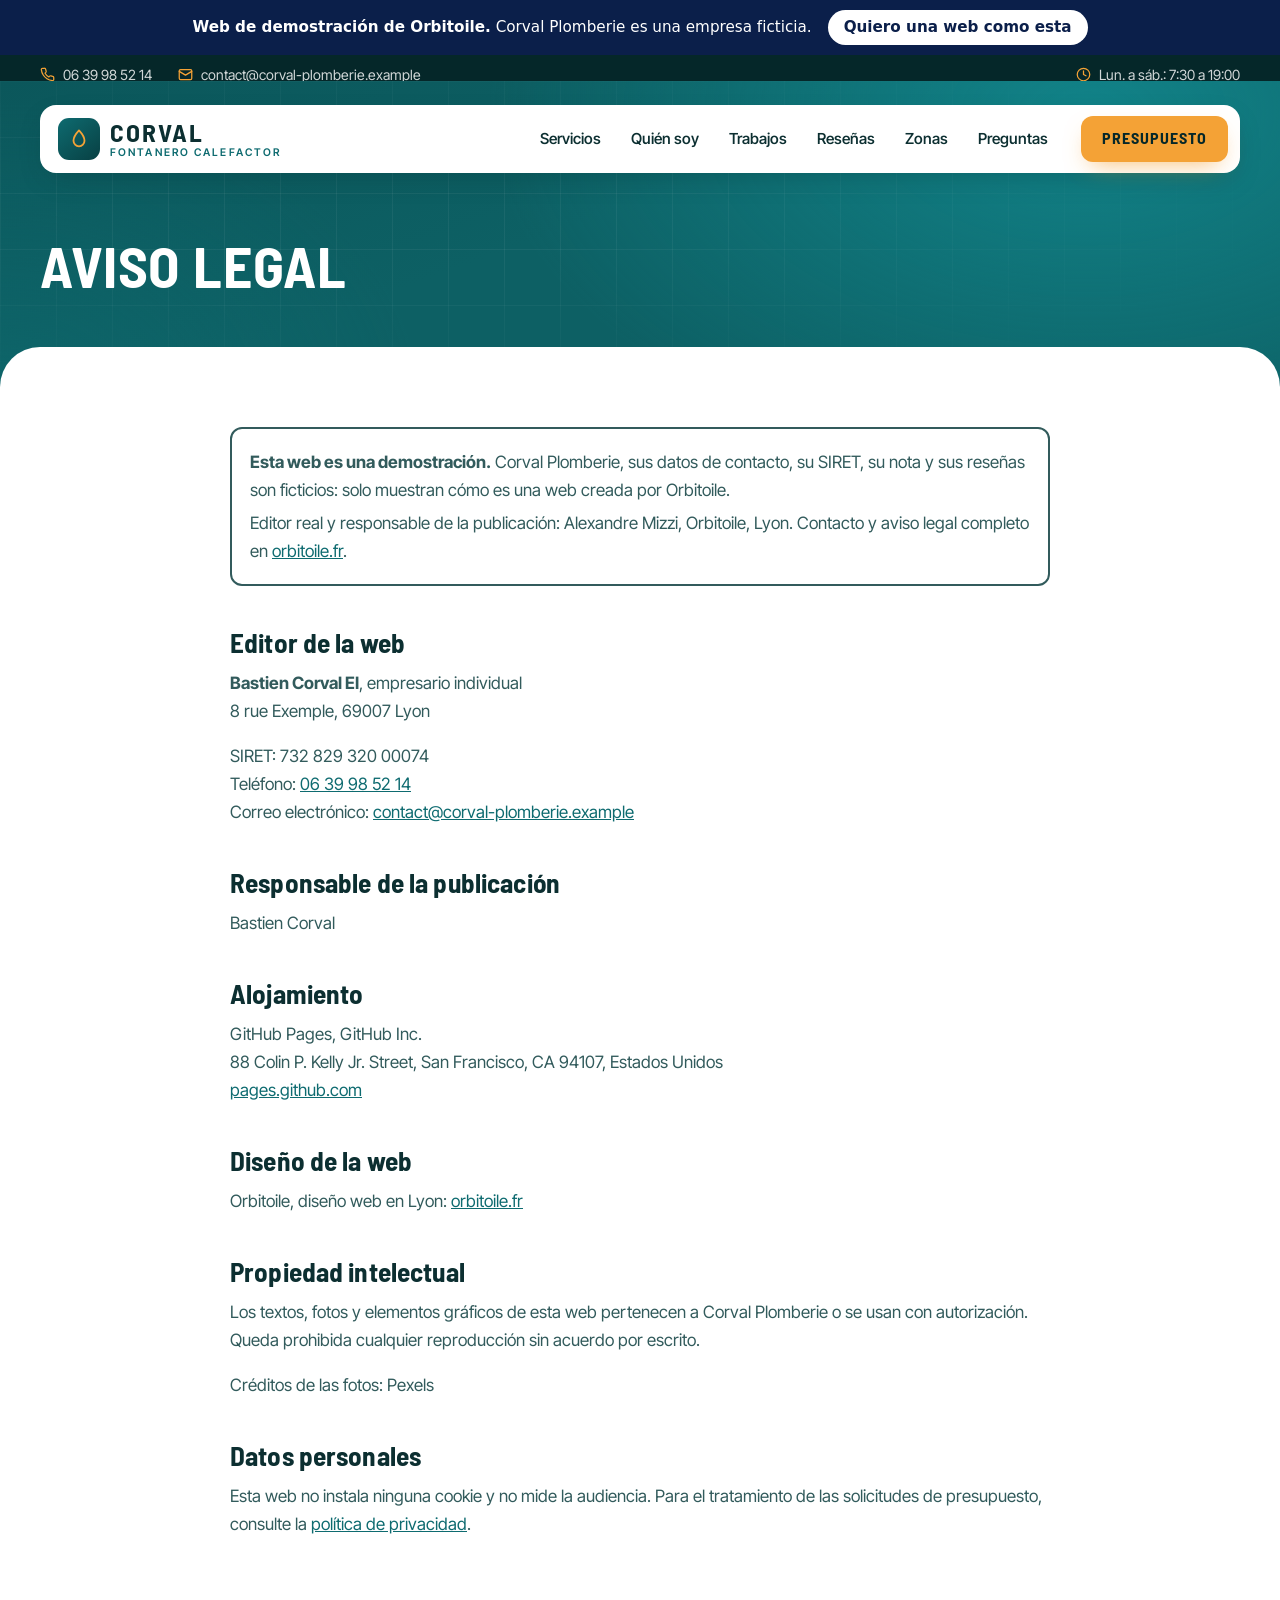
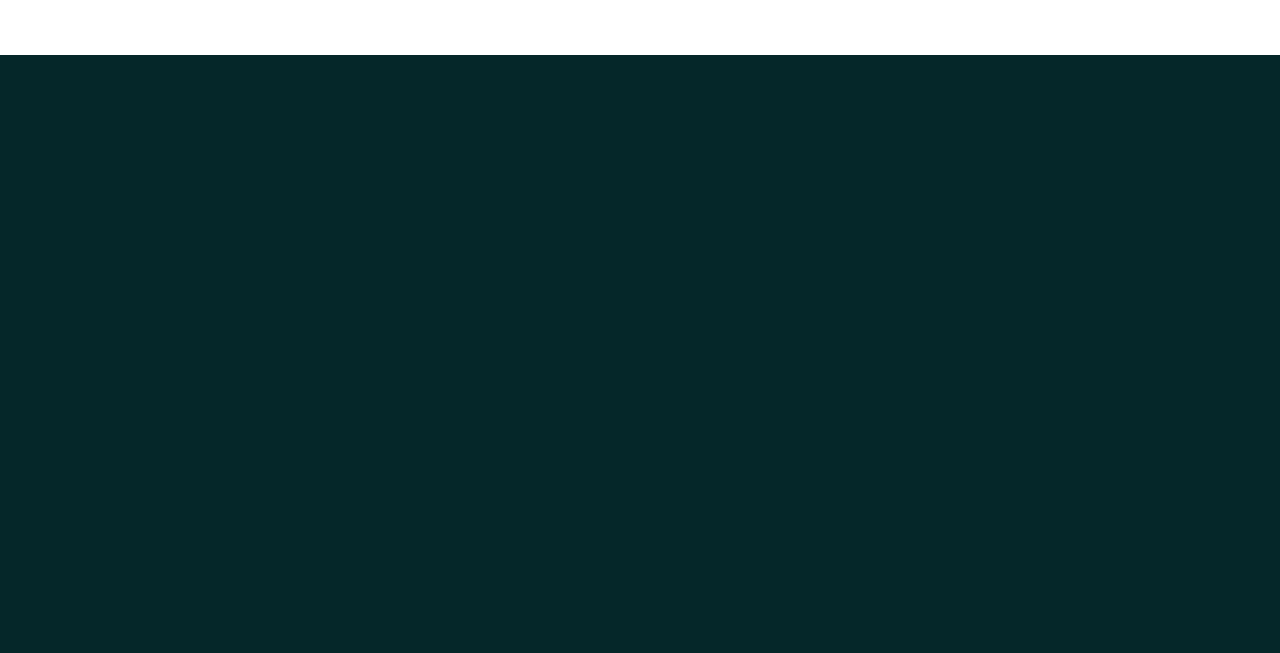
<file: aviso-legal.html>
<!doctype html>
<html lang="es">
<head>
<meta charset="utf-8">
<meta name="viewport" content="width=device-width, initial-scale=1">
<meta name="robots" content="noindex, nofollow">
<title>Aviso legal | Corval Plomberie</title>
<meta name="description" content="Aviso legal de la web de Corval Plomberie.">
<meta name="theme-color" content="#084043">
<link rel="icon" href="favicon.svg" type="image/svg+xml">
<link rel="preload" href="titres-700.woff2" as="font" type="font/woff2" crossorigin>
<link rel="preload" href="texte.woff2" as="font" type="font/woff2" crossorigin>
<link rel="stylesheet" href="style.css?v=3a5a966f">
<link rel="stylesheet" href="demo.css">
</head>
<body class="page-simple">
<aside class="demo-bandeau" aria-label="Web de demostración"><span><b>Web de demostración de Orbitoile.</b> Corval Plomberie es una empresa ficticia.</span><a href="https://orbitoile.fr/es/">Quiero una web como esta</a></aside>
<svg class="sprite" aria-hidden="true"><symbol id="i-cle" viewBox="0 0 24 24"><path d="M14.7 6.3a1 1 0 0 0 0 1.4l1.6 1.6a1 1 0 0 0 1.4 0l3.77-3.77a6 6 0 0 1-7.94 7.94l-6.91 6.91a2.12 2.12 0 0 1-3-3l6.91-6.91a6 6 0 0 1 7.94-7.94z"/></symbol><symbol id="i-coche" viewBox="0 0 24 24"><circle cx="12" cy="12" r="10"/><path d="m8 12.5 2.6 2.6L16.5 9"/></symbol><symbol id="i-etoile" viewBox="0 0 24 24"><path d="m12 2 3.09 6.26L22 9.27l-5 4.87 1.18 6.88L12 17.77l-6.18 3.25L7 14.14 2 9.27l6.91-1.01z"/></symbol><symbol id="i-fermer" viewBox="0 0 24 24"><path d="M18 6 6 18M6 6l12 12"/></symbol><symbol id="i-flamme" viewBox="0 0 24 24"><path d="M8.5 14.5A2.5 2.5 0 0 0 11 12c0-1.38-.5-2-1-3-1.07-2.14-.22-4.05 2-6 .5 2.5 2 4.9 4 6.5 2 1.6 3 3.5 3 5.5a7 7 0 1 1-14 0c0-1.15.43-2.29 1-3a2.5 2.5 0 0 0 2.5 2.5z"/></symbol><symbol id="i-fleche" viewBox="0 0 24 24"><path d="M5 12h14M13 5l7 7-7 7"/></symbol><symbol id="i-goutte" viewBox="0 0 24 24"><path d="M12 2.7s6 6.4 6 11.3a6 6 0 0 1-12 0c0-4.9 6-11.3 6-11.3z"/></symbol><symbol id="i-horloge" viewBox="0 0 24 24"><circle cx="12" cy="12" r="10"/><path d="M12 6v6l4 2"/></symbol><symbol id="i-mail" viewBox="0 0 24 24"><rect x="2" y="4" width="20" height="16" rx="2"/><path d="m22 7-10 6L2 7"/></symbol><symbol id="i-maison" viewBox="0 0 24 24"><path d="m3 10 9-7 9 7v10a2 2 0 0 1-2 2H5a2 2 0 0 1-2-2z"/><path d="M9 22V12h6v10"/></symbol><symbol id="i-marteau" viewBox="0 0 24 24"><path d="m15 12-8.5 8.5a2.12 2.12 0 1 1-3-3L12 9"/><path d="M17.64 15 22 10.64"/><path d="m20.91 11.7-1.25-1.25c-.6-.6-.93-1.4-.93-2.25v-.86L16.01 4.6a5.56 5.56 0 0 0-3.94-1.64H9l.92.82A6.18 6.18 0 0 1 12 8.4v1.56l2 2h2.47l2.26 1.91"/></symbol><symbol id="i-menu" viewBox="0 0 24 24"><path d="M4 7h16M4 12h16M4 17h16"/></symbol><symbol id="i-repere" viewBox="0 0 24 24"><path d="M20 10c0 6-8 12-8 12s-8-6-8-12a8 8 0 0 1 16 0z"/><circle cx="12" cy="10" r="3"/></symbol><symbol id="i-tel" viewBox="0 0 24 24"><path d="M22 16.92v3a2 2 0 0 1-2.18 2 19.8 19.8 0 0 1-8.63-3.07 19.5 19.5 0 0 1-6-6A19.8 19.8 0 0 1 2.12 4.18 2 2 0 0 1 4.11 2h3a2 2 0 0 1 2 1.72c.13.96.36 1.9.7 2.81a2 2 0 0 1-.45 2.11L8.09 9.91a16 16 0 0 0 6 6l1.27-1.27a2 2 0 0 1 2.11-.45c.9.34 1.85.57 2.81.7A2 2 0 0 1 22 16.92z"/></symbol><symbol id="i-thermometre" viewBox="0 0 24 24"><path d="M14 4v10.54a4 4 0 1 1-4 0V4a2 2 0 0 1 4 0Z"/></symbol></svg>
<a class="lien-evitement" href="#contenu">Ir al contenido</a>
<div class="bandeau">
  <div class="conteneur">
    <ul>
      <li><svg class="ico" aria-hidden="true"><use href="#i-tel"/></svg><a href="tel:+33639985214">06 39 98 52 14</a></li>
      <li><svg class="ico" aria-hidden="true"><use href="#i-mail"/></svg><a href="mailto:contact@corval-plomberie.example">contact@corval-plomberie.example</a></li>
    </ul>
    <p><svg class="ico" aria-hidden="true"><use href="#i-horloge"/></svg>Lun. a sáb.: 7:30 a 19:00</p>
  </div>
</div>
<header class="entete">
  <div class="conteneur entete-carte">
    <a class="logo" href="es.html"><span class="logo-icone"><svg class="ico" aria-hidden="true"><use href="#i-goutte"/></svg></span><span class="logo-texte"><span class="logo-nom">Corval</span><span class="logo-metier">Fontanero calefactor</span></span></a>
    <nav class="nav-pc" aria-label="Menú principal"><ul><li><a href="es.html#services">Servicios</a></li><li><a href="es.html#apropos">Quién soy</a></li><li><a href="es.html#realisations">Trabajos</a></li><li><a href="es.html#avis">Reseñas</a></li><li><a href="es.html#zones">Zonas</a></li><li><a href="es.html#faq">Preguntas</a></li></ul></nav>
    <a class="btn btn-accent btn-devis" href="es.html#contact">Presupuesto</a>
    <a class="appel-mobile" href="tel:+33639985214" aria-label="Llamar al 06 39 98 52 14"><svg class="ico" aria-hidden="true"><use href="#i-tel"/></svg></a>
    <details class="menu-mobile">
      <summary aria-label="Abrir el menú"><svg class="ico ico-ouvrir" aria-hidden="true"><use href="#i-menu"/></svg><svg class="ico ico-fermer" aria-hidden="true"><use href="#i-fermer"/></svg></summary>
      <nav class="menu-panneau" aria-label="Menú móvil">
        <ul><li><a href="es.html#services">Servicios</a></li><li><a href="es.html#apropos">Quién soy</a></li><li><a href="es.html#realisations">Trabajos</a></li><li><a href="es.html#avis">Opiniones de clientes</a></li><li><a href="es.html#zones">Zonas de intervención</a></li><li><a href="es.html#faq">Preguntas frecuentes</a></li></ul>
        <a class="btn btn-accent" href="es.html#contact">Pedir mi presupuesto</a>
      </nav>
    </details>
  </div>
</header>
<main id="contenu">
<section class="heros" id="haut"><div class="conteneur"><h1>Aviso legal</h1></div></section>
<div class="recouvre"><section class="texte-legal"><div class="conteneur"><div class="demo-encart"><p><strong>Esta web es una demostración.</strong> Corval Plomberie, sus datos de contacto, su SIRET, su nota y sus reseñas son ficticios: solo muestran cómo es una web creada por Orbitoile.</p><p>Editor real y responsable de la publicación: Alexandre Mizzi, Orbitoile, Lyon. Contacto y aviso legal completo en <a href="https://orbitoile.fr/es/">orbitoile.fr</a>.</p></div><h2>Editor de la web</h2><p><strong>Bastien Corval EI</strong>, empresario individual<br>8 rue Exemple, 69007 Lyon</p><p>SIRET: 732 829 320 00074<br>Teléfono: <a href="tel:+33639985214">06 39 98 52 14</a><br>Correo electrónico: <a href="mailto:contact@corval-plomberie.example">contact@corval-plomberie.example</a></p><h2>Responsable de la publicación</h2><p>Bastien Corval</p><h2>Alojamiento</h2><p>GitHub Pages, GitHub Inc.<br>88 Colin P. Kelly Jr. Street, San Francisco, CA 94107, Estados Unidos<br><a href="https://pages.github.com">pages.github.com</a></p><h2>Diseño de la web</h2><p>Orbitoile, diseño web en Lyon: <a href="https://orbitoile.fr/es/">orbitoile.fr</a></p><h2>Propiedad intelectual</h2><p>Los textos, fotos y elementos gráficos de esta web pertenecen a Corval Plomberie o se usan con autorización. Queda prohibida cualquier reproducción sin acuerdo por escrito.</p><p>Créditos de las fotos: Pexels</p><h2>Datos personales</h2><p>Esta web no instala ninguna cookie y no mide la audiencia. Para el tratamiento de las solicitudes de presupuesto, consulte la <a href="privacidad.html">política de privacidad</a>.</p></div></section></div>
</main>
<footer class="pied">
  <div class="conteneur">
    <div class="pied-infos">
      <div><span class="pastille-ico"><svg class="ico" aria-hidden="true"><use href="#i-repere"/></svg></span><span><b>Zona de intervención</b><span>Lyon y el área metropolitana de Lyon</span></span></div>
      <a href="tel:+33639985214"><span class="pastille-ico"><svg class="ico" aria-hidden="true"><use href="#i-tel"/></svg></span><span><b>Teléfono</b><span>06 39 98 52 14</span></span></a>
      <a href="mailto:contact@corval-plomberie.example"><span class="pastille-ico"><svg class="ico" aria-hidden="true"><use href="#i-mail"/></svg></span><span><b>Correo electrónico</b><span>contact@corval-plomberie.example</span></span></a>
    </div>
    <div class="pied-colonnes">
      <div><a class="logo" href="es.html"><span class="logo-icone"><svg class="ico" aria-hidden="true"><use href="#i-goutte"/></svg></span><span class="logo-texte"><span class="logo-nom">Corval</span><span class="logo-metier">Fontanero calefactor</span></span></a><p>Fontanero en Lyon desde 2012: fugas, calentadores, baños, calefacción y desatascos. Un único interlocutor, precio anunciado antes de intervenir.</p></div>
      <div><h3>Servicios</h3><ul><li><a href="es.html#services">Averías y fugas</a></li><li><a href="es.html#services">Calentador y caldera</a></li><li><a href="es.html#services">Baño</a></li><li><a href="es.html#services">Calefacción</a></li><li><a href="es.html#services">Grifería y sanitarios</a></li><li><a href="es.html#services">Desatascos</a></li></ul></div>
      <div><h3>Zonas</h3><ul><li><a href="es.html#zones">Lyon 1.º</a></li><li><a href="es.html#zones">Lyon 2.º</a></li><li><a href="es.html#zones">Lyon 3.º</a></li><li><a href="es.html#zones">Lyon 4.º</a></li><li><a href="es.html#zones">Lyon 5.º</a></li><li><a href="es.html#zones">Lyon 6.º</a></li></ul></div>
      <div><h3>Información</h3><ul><li><a href="es.html#apropos">Quién soy</a></li><li><a href="es.html#contact">Pedir presupuesto</a></li><li><a href="es.html#faq">Preguntas frecuentes</a></li><li><a href="aviso-legal.html">Aviso legal</a></li><li><a href="privacidad.html">Privacidad</a></li></ul></div>
    </div>
    <div class="pied-bas">
      <span>© 2026 Corval Plomberie · Web sin cookies</span>
      
      <a href="https://orbitoile.fr/es/">Web creada por Orbitoile</a>
    </div>
  </div>
</footer>
<div class="barre-mobile">
  <a class="btn btn-marque" href="tel:+33639985214"><svg class="ico" aria-hidden="true"><use href="#i-tel"/></svg>Llamar</a>
  <a class="btn btn-accent" href="es.html#contact">Presupuesto</a>
</div>
<script src="demo.js" defer></script>
<script src="site.js?v=4be8514f" defer></script>
</body>
</html>
</file>
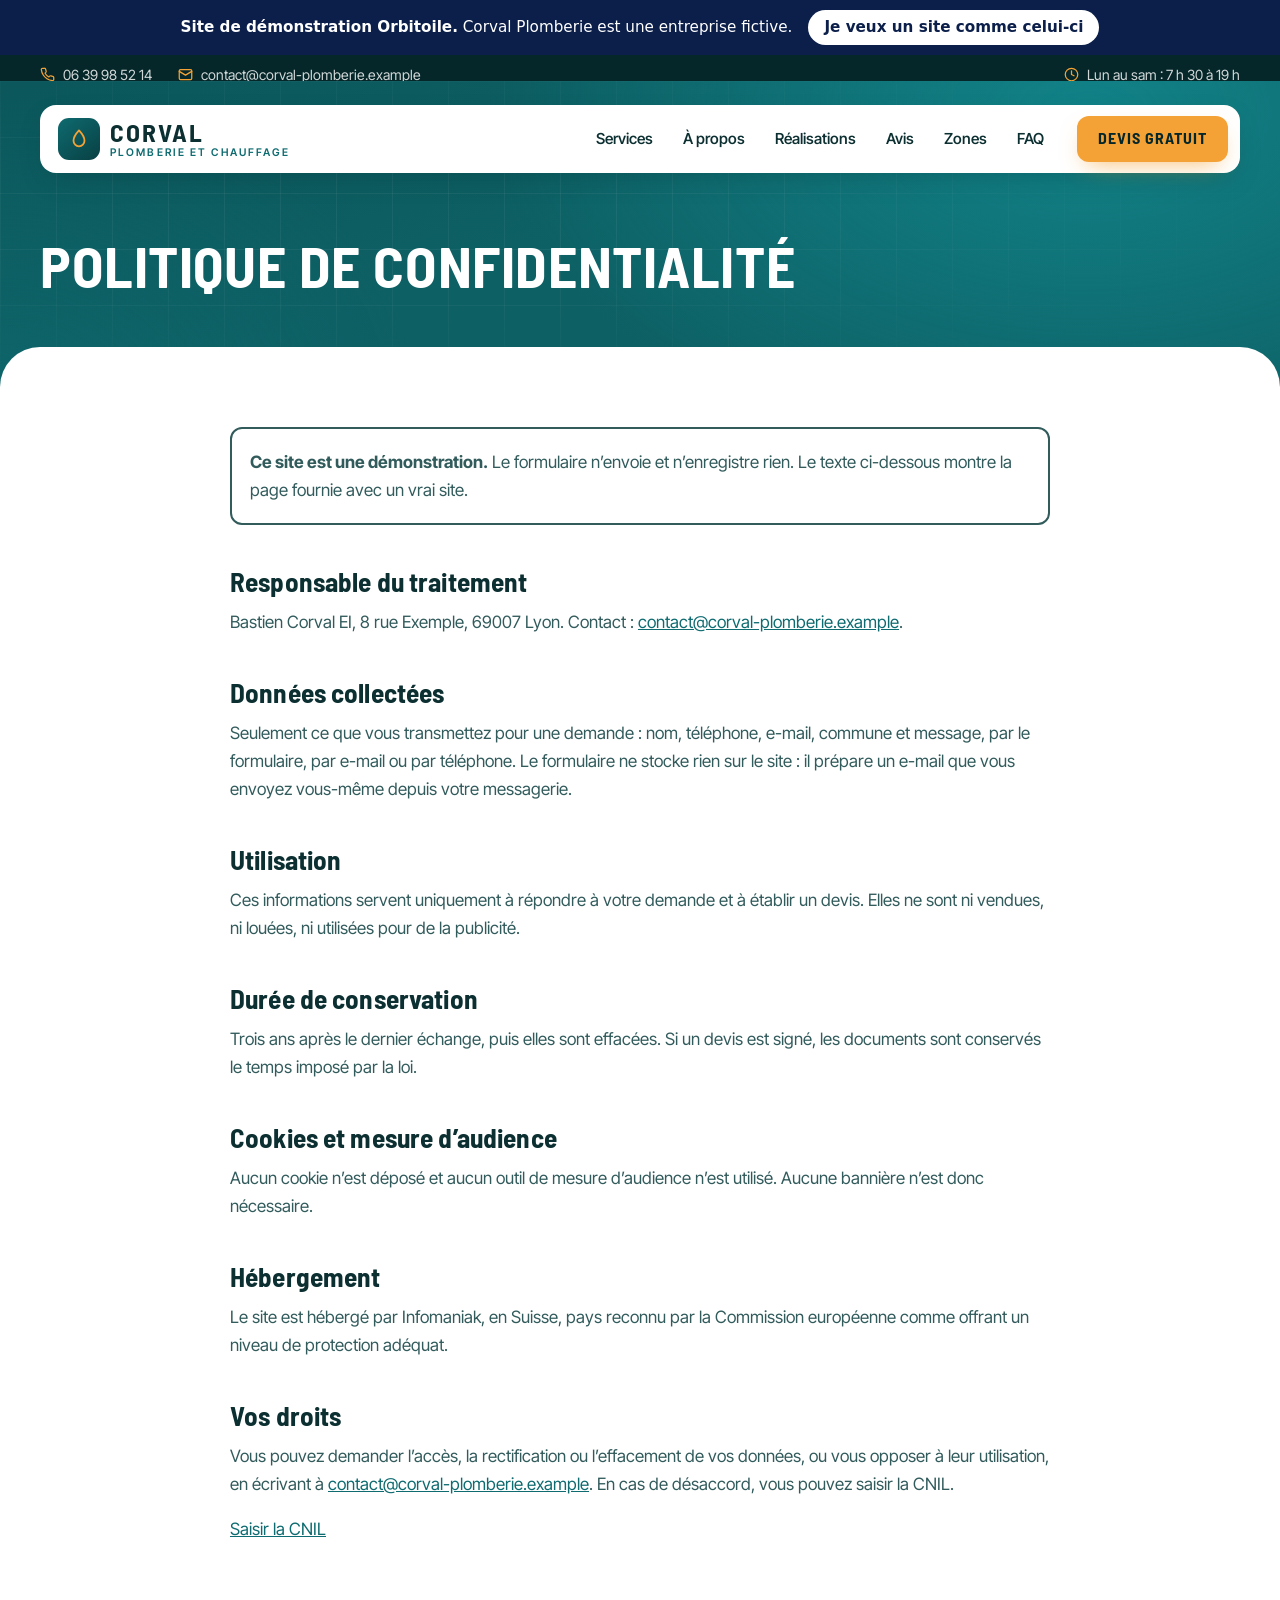
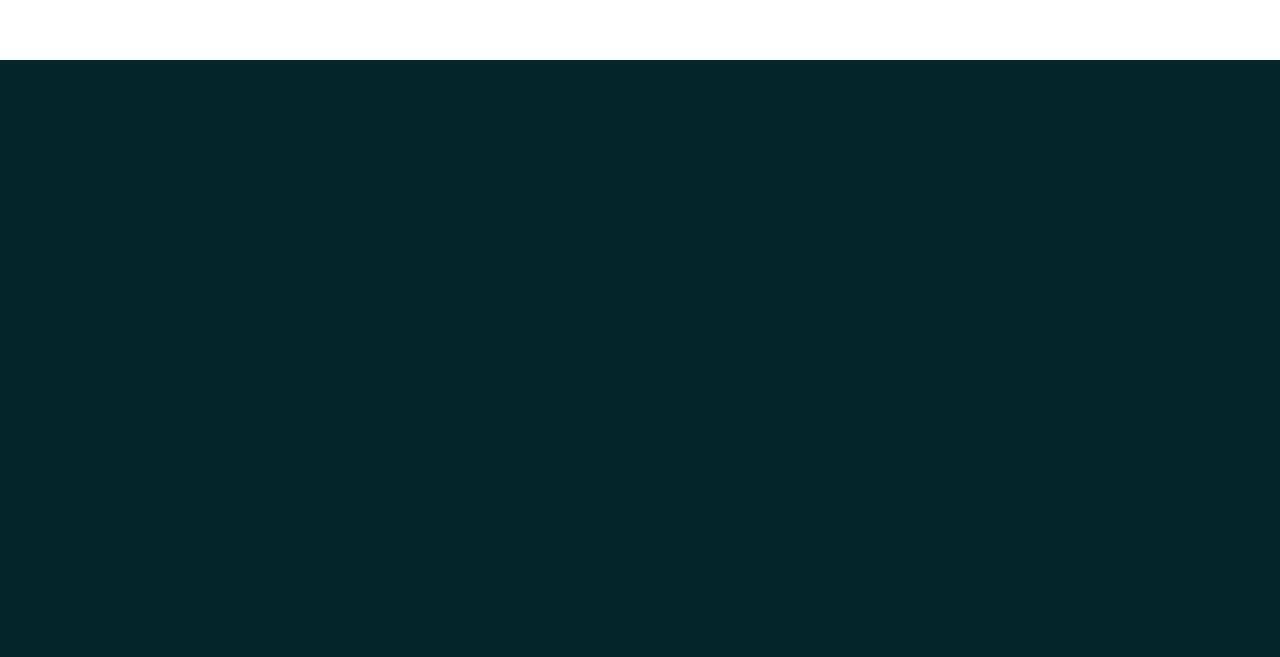
<file: confidentialite.html>
<!doctype html>
<html lang="fr">
<head>
<meta charset="utf-8">
<meta name="viewport" content="width=device-width, initial-scale=1">
<meta name="robots" content="noindex, nofollow">
<title>Politique de confidentialité | Corval Plomberie</title>
<meta name="description" content="Politique de confidentialité du site Corval Plomberie.">
<meta name="theme-color" content="#084043">
<link rel="icon" href="favicon.svg" type="image/svg+xml">
<link rel="preload" href="titres-700.woff2" as="font" type="font/woff2" crossorigin>
<link rel="preload" href="texte.woff2" as="font" type="font/woff2" crossorigin>
<link rel="stylesheet" href="style.css?v=3a5a966f">
<link rel="stylesheet" href="demo.css">
</head>
<body class="page-simple">
<aside class="demo-bandeau" aria-label="Site de démonstration"><span><b>Site de démonstration Orbitoile.</b> Corval Plomberie est une entreprise fictive.</span><a href="https://orbitoile.fr/">Je veux un site comme celui-ci</a></aside>
<svg class="sprite" aria-hidden="true"><symbol id="i-cle" viewBox="0 0 24 24"><path d="M14.7 6.3a1 1 0 0 0 0 1.4l1.6 1.6a1 1 0 0 0 1.4 0l3.77-3.77a6 6 0 0 1-7.94 7.94l-6.91 6.91a2.12 2.12 0 0 1-3-3l6.91-6.91a6 6 0 0 1 7.94-7.94z"/></symbol><symbol id="i-coche" viewBox="0 0 24 24"><circle cx="12" cy="12" r="10"/><path d="m8 12.5 2.6 2.6L16.5 9"/></symbol><symbol id="i-etoile" viewBox="0 0 24 24"><path d="m12 2 3.09 6.26L22 9.27l-5 4.87 1.18 6.88L12 17.77l-6.18 3.25L7 14.14 2 9.27l6.91-1.01z"/></symbol><symbol id="i-fermer" viewBox="0 0 24 24"><path d="M18 6 6 18M6 6l12 12"/></symbol><symbol id="i-flamme" viewBox="0 0 24 24"><path d="M8.5 14.5A2.5 2.5 0 0 0 11 12c0-1.38-.5-2-1-3-1.07-2.14-.22-4.05 2-6 .5 2.5 2 4.9 4 6.5 2 1.6 3 3.5 3 5.5a7 7 0 1 1-14 0c0-1.15.43-2.29 1-3a2.5 2.5 0 0 0 2.5 2.5z"/></symbol><symbol id="i-fleche" viewBox="0 0 24 24"><path d="M5 12h14M13 5l7 7-7 7"/></symbol><symbol id="i-goutte" viewBox="0 0 24 24"><path d="M12 2.7s6 6.4 6 11.3a6 6 0 0 1-12 0c0-4.9 6-11.3 6-11.3z"/></symbol><symbol id="i-horloge" viewBox="0 0 24 24"><circle cx="12" cy="12" r="10"/><path d="M12 6v6l4 2"/></symbol><symbol id="i-mail" viewBox="0 0 24 24"><rect x="2" y="4" width="20" height="16" rx="2"/><path d="m22 7-10 6L2 7"/></symbol><symbol id="i-maison" viewBox="0 0 24 24"><path d="m3 10 9-7 9 7v10a2 2 0 0 1-2 2H5a2 2 0 0 1-2-2z"/><path d="M9 22V12h6v10"/></symbol><symbol id="i-marteau" viewBox="0 0 24 24"><path d="m15 12-8.5 8.5a2.12 2.12 0 1 1-3-3L12 9"/><path d="M17.64 15 22 10.64"/><path d="m20.91 11.7-1.25-1.25c-.6-.6-.93-1.4-.93-2.25v-.86L16.01 4.6a5.56 5.56 0 0 0-3.94-1.64H9l.92.82A6.18 6.18 0 0 1 12 8.4v1.56l2 2h2.47l2.26 1.91"/></symbol><symbol id="i-menu" viewBox="0 0 24 24"><path d="M4 7h16M4 12h16M4 17h16"/></symbol><symbol id="i-repere" viewBox="0 0 24 24"><path d="M20 10c0 6-8 12-8 12s-8-6-8-12a8 8 0 0 1 16 0z"/><circle cx="12" cy="10" r="3"/></symbol><symbol id="i-tel" viewBox="0 0 24 24"><path d="M22 16.92v3a2 2 0 0 1-2.18 2 19.8 19.8 0 0 1-8.63-3.07 19.5 19.5 0 0 1-6-6A19.8 19.8 0 0 1 2.12 4.18 2 2 0 0 1 4.11 2h3a2 2 0 0 1 2 1.72c.13.96.36 1.9.7 2.81a2 2 0 0 1-.45 2.11L8.09 9.91a16 16 0 0 0 6 6l1.27-1.27a2 2 0 0 1 2.11-.45c.9.34 1.85.57 2.81.7A2 2 0 0 1 22 16.92z"/></symbol><symbol id="i-thermometre" viewBox="0 0 24 24"><path d="M14 4v10.54a4 4 0 1 1-4 0V4a2 2 0 0 1 4 0Z"/></symbol></svg>
<a class="lien-evitement" href="#contenu">Aller au contenu</a>
<div class="bandeau">
  <div class="conteneur">
    <ul>
      <li><svg class="ico" aria-hidden="true"><use href="#i-tel"/></svg><a href="tel:+33639985214">06 39 98 52 14</a></li>
      <li><svg class="ico" aria-hidden="true"><use href="#i-mail"/></svg><a href="mailto:contact@corval-plomberie.example">contact@corval-plomberie.example</a></li>
    </ul>
    <p><svg class="ico" aria-hidden="true"><use href="#i-horloge"/></svg>Lun au sam : 7 h 30 à 19 h</p>
  </div>
</div>
<header class="entete">
  <div class="conteneur entete-carte">
    <a class="logo" href="./"><span class="logo-icone"><svg class="ico" aria-hidden="true"><use href="#i-goutte"/></svg></span><span class="logo-texte"><span class="logo-nom">Corval</span><span class="logo-metier">Plomberie et chauffage</span></span></a>
    <nav class="nav-pc" aria-label="Menu principal"><ul><li><a href="./#services">Services</a></li><li><a href="./#apropos">À propos</a></li><li><a href="./#realisations">Réalisations</a></li><li><a href="./#avis">Avis</a></li><li><a href="./#zones">Zones</a></li><li><a href="./#faq">FAQ</a></li></ul></nav>
    <a class="btn btn-accent btn-devis" href="./#contact">Devis gratuit</a>
    <a class="appel-mobile" href="tel:+33639985214" aria-label="Appeler le 06 39 98 52 14"><svg class="ico" aria-hidden="true"><use href="#i-tel"/></svg></a>
    <details class="menu-mobile">
      <summary aria-label="Ouvrir le menu"><svg class="ico ico-ouvrir" aria-hidden="true"><use href="#i-menu"/></svg><svg class="ico ico-fermer" aria-hidden="true"><use href="#i-fermer"/></svg></summary>
      <nav class="menu-panneau" aria-label="Menu mobile">
        <ul><li><a href="./#services">Services</a></li><li><a href="./#apropos">À propos</a></li><li><a href="./#realisations">Réalisations</a></li><li><a href="./#avis">Avis clients</a></li><li><a href="./#zones">Zones d’intervention</a></li><li><a href="./#faq">Questions fréquentes</a></li></ul>
        <a class="btn btn-accent" href="./#contact">Demander mon devis</a>
      </nav>
    </details>
  </div>
</header>
<main id="contenu">
<section class="heros" id="haut"><div class="conteneur"><h1>Politique de confidentialité</h1></div></section>
<div class="recouvre"><section class="texte-legal"><div class="conteneur"><div class="demo-encart"><p><strong>Ce site est une démonstration.</strong> Le formulaire n’envoie et n’enregistre rien. Le texte ci-dessous montre la page fournie avec un vrai site.</p></div><h2>Responsable du traitement</h2><p>Bastien Corval EI, 8 rue Exemple, 69007 Lyon. Contact : <a href="mailto:contact@corval-plomberie.example">contact@corval-plomberie.example</a>.</p><h2>Données collectées</h2><p>Seulement ce que vous transmettez pour une demande : nom, téléphone, e-mail, commune et message, par le formulaire, par e-mail ou par téléphone. Le formulaire ne stocke rien sur le site : il prépare un e-mail que vous envoyez vous-même depuis votre messagerie.</p><h2>Utilisation</h2><p>Ces informations servent uniquement à répondre à votre demande et à établir un devis. Elles ne sont ni vendues, ni louées, ni utilisées pour de la publicité.</p><h2>Durée de conservation</h2><p>Trois ans après le dernier échange, puis elles sont effacées. Si un devis est signé, les documents sont conservés le temps imposé par la loi.</p><h2>Cookies et mesure d’audience</h2><p>Aucun cookie n’est déposé et aucun outil de mesure d’audience n’est utilisé. Aucune bannière n’est donc nécessaire.</p><h2>Hébergement</h2><p>Le site est hébergé par Infomaniak, en Suisse, pays reconnu par la Commission européenne comme offrant un niveau de protection adéquat.</p><h2>Vos droits</h2><p>Vous pouvez demander l’accès, la rectification ou l’effacement de vos données, ou vous opposer à leur utilisation, en écrivant à <a href="mailto:contact@corval-plomberie.example">contact@corval-plomberie.example</a>. En cas de désaccord, vous pouvez saisir la CNIL.</p><p><a href="https://www.cnil.fr/fr/plaintes">Saisir la CNIL</a></p></div></section></div>
</main>
<footer class="pied">
  <div class="conteneur">
    <div class="pied-infos">
      <div><span class="pastille-ico"><svg class="ico" aria-hidden="true"><use href="#i-repere"/></svg></span><span><b>Zone d'intervention</b><span>Lyon et Métropole de Lyon</span></span></div>
      <a href="tel:+33639985214"><span class="pastille-ico"><svg class="ico" aria-hidden="true"><use href="#i-tel"/></svg></span><span><b>Téléphone</b><span>06 39 98 52 14</span></span></a>
      <a href="mailto:contact@corval-plomberie.example"><span class="pastille-ico"><svg class="ico" aria-hidden="true"><use href="#i-mail"/></svg></span><span><b>E-mail</b><span>contact@corval-plomberie.example</span></span></a>
    </div>
    <div class="pied-colonnes">
      <div><a class="logo" href="./"><span class="logo-icone"><svg class="ico" aria-hidden="true"><use href="#i-goutte"/></svg></span><span class="logo-texte"><span class="logo-nom">Corval</span><span class="logo-metier">Plomberie et chauffage</span></span></a><p>Plombier à Lyon depuis 2012 : fuites, chauffe-eau, salle de bain, chauffage et débouchage. Un seul interlocuteur, prix annoncé avant d’intervenir.</p></div>
      <div><h3>Services</h3><ul><li><a href="./#services">Dépannage et fuites</a></li><li><a href="./#services">Chauffe-eau et chaudière</a></li><li><a href="./#services">Salle de bain</a></li><li><a href="./#services">Chauffage</a></li><li><a href="./#services">Robinetterie et sanitaires</a></li><li><a href="./#services">Débouchage</a></li></ul></div>
      <div><h3>Zones</h3><ul><li><a href="./#zones">Lyon 1er</a></li><li><a href="./#zones">Lyon 2e</a></li><li><a href="./#zones">Lyon 3e</a></li><li><a href="./#zones">Lyon 4e</a></li><li><a href="./#zones">Lyon 5e</a></li><li><a href="./#zones">Lyon 6e</a></li></ul></div>
      <div><h3>Informations</h3><ul><li><a href="./#apropos">À propos</a></li><li><a href="./#contact">Demander un devis</a></li><li><a href="./#faq">Questions fréquentes</a></li><li><a href="mentions-legales.html">Mentions légales</a></li><li><a href="confidentialite.html">Confidentialité</a></li></ul></div>
    </div>
    <div class="pied-bas">
      <span>© 2026 Corval Plomberie · Site sans cookies</span>
      
      <a href="https://orbitoile.fr">Site créé par Orbitoile</a>
    </div>
  </div>
</footer>
<div class="barre-mobile">
  <a class="btn btn-marque" href="tel:+33639985214"><svg class="ico" aria-hidden="true"><use href="#i-tel"/></svg>Appeler</a>
  <a class="btn btn-accent" href="./#contact">Devis gratuit</a>
</div>
<script src="demo.js" defer></script>
<script src="site.js?v=4be8514f" defer></script>
</body>
</html>
</file>
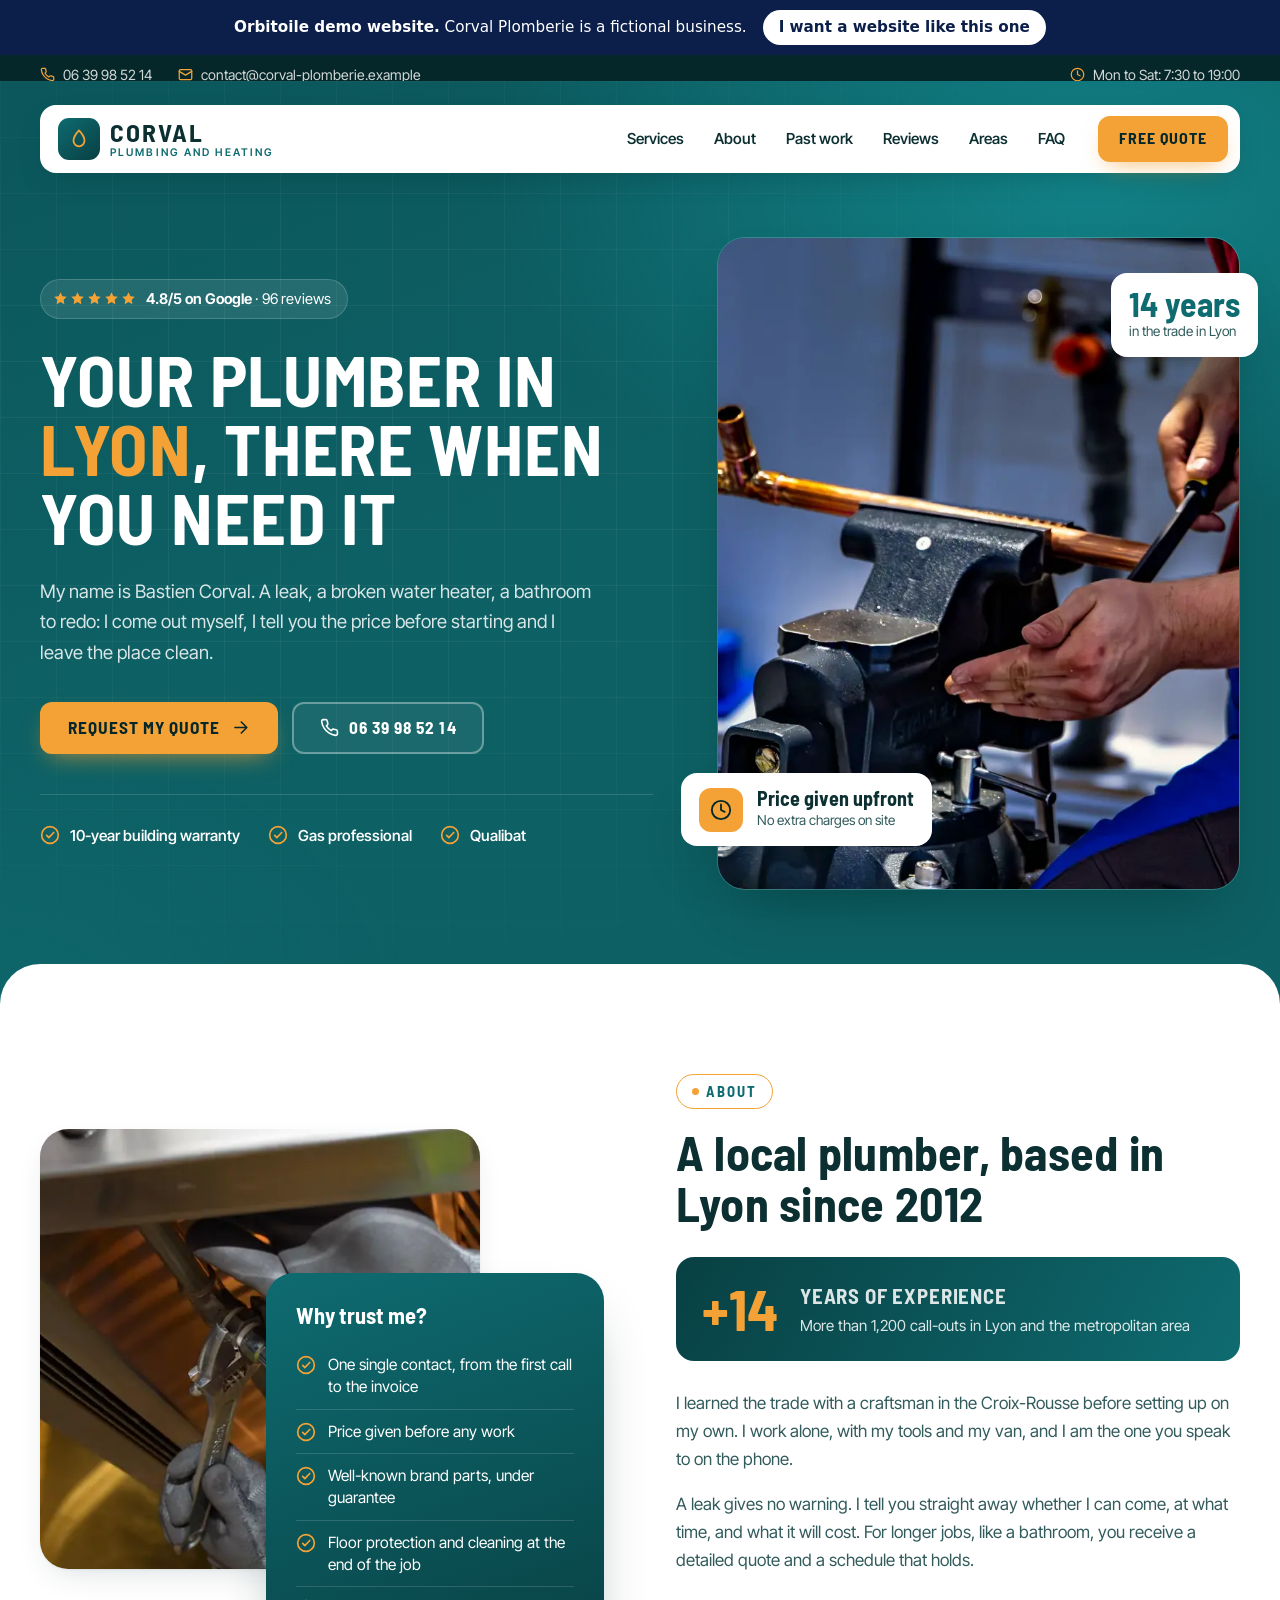
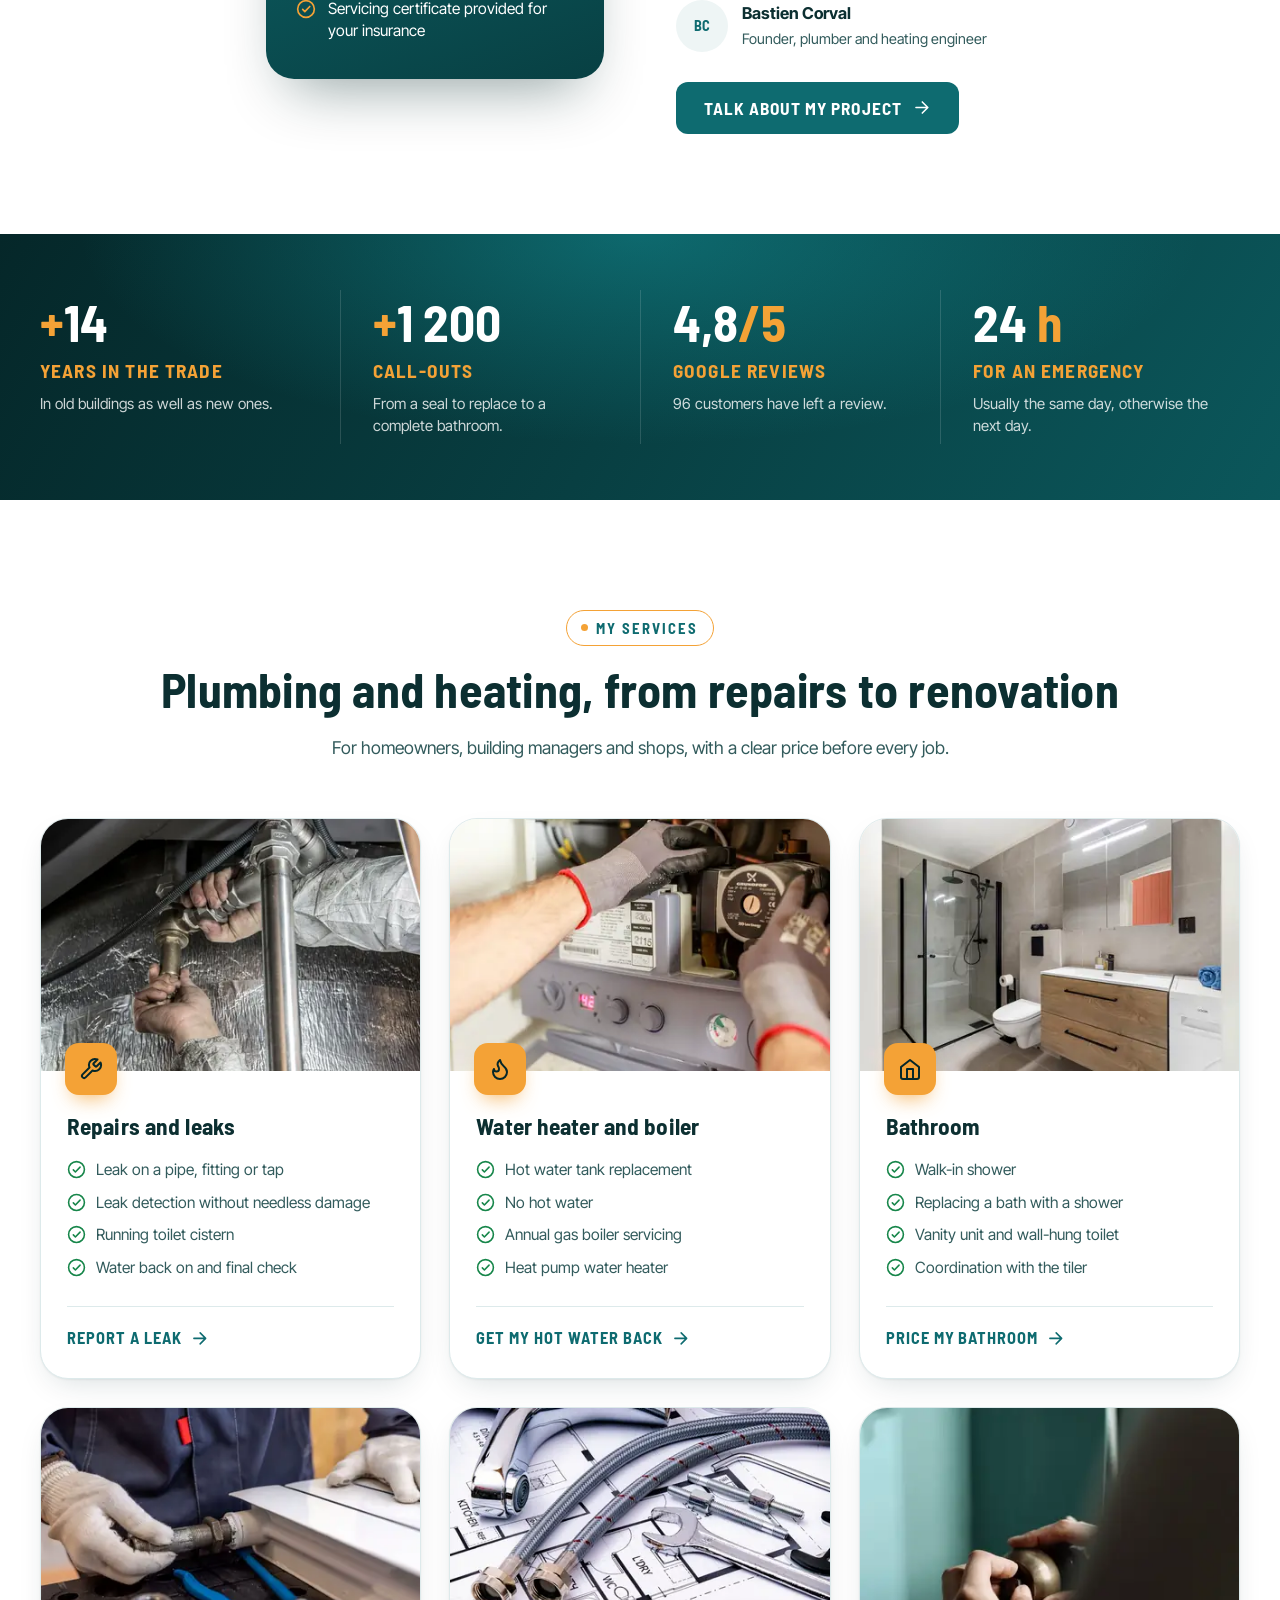
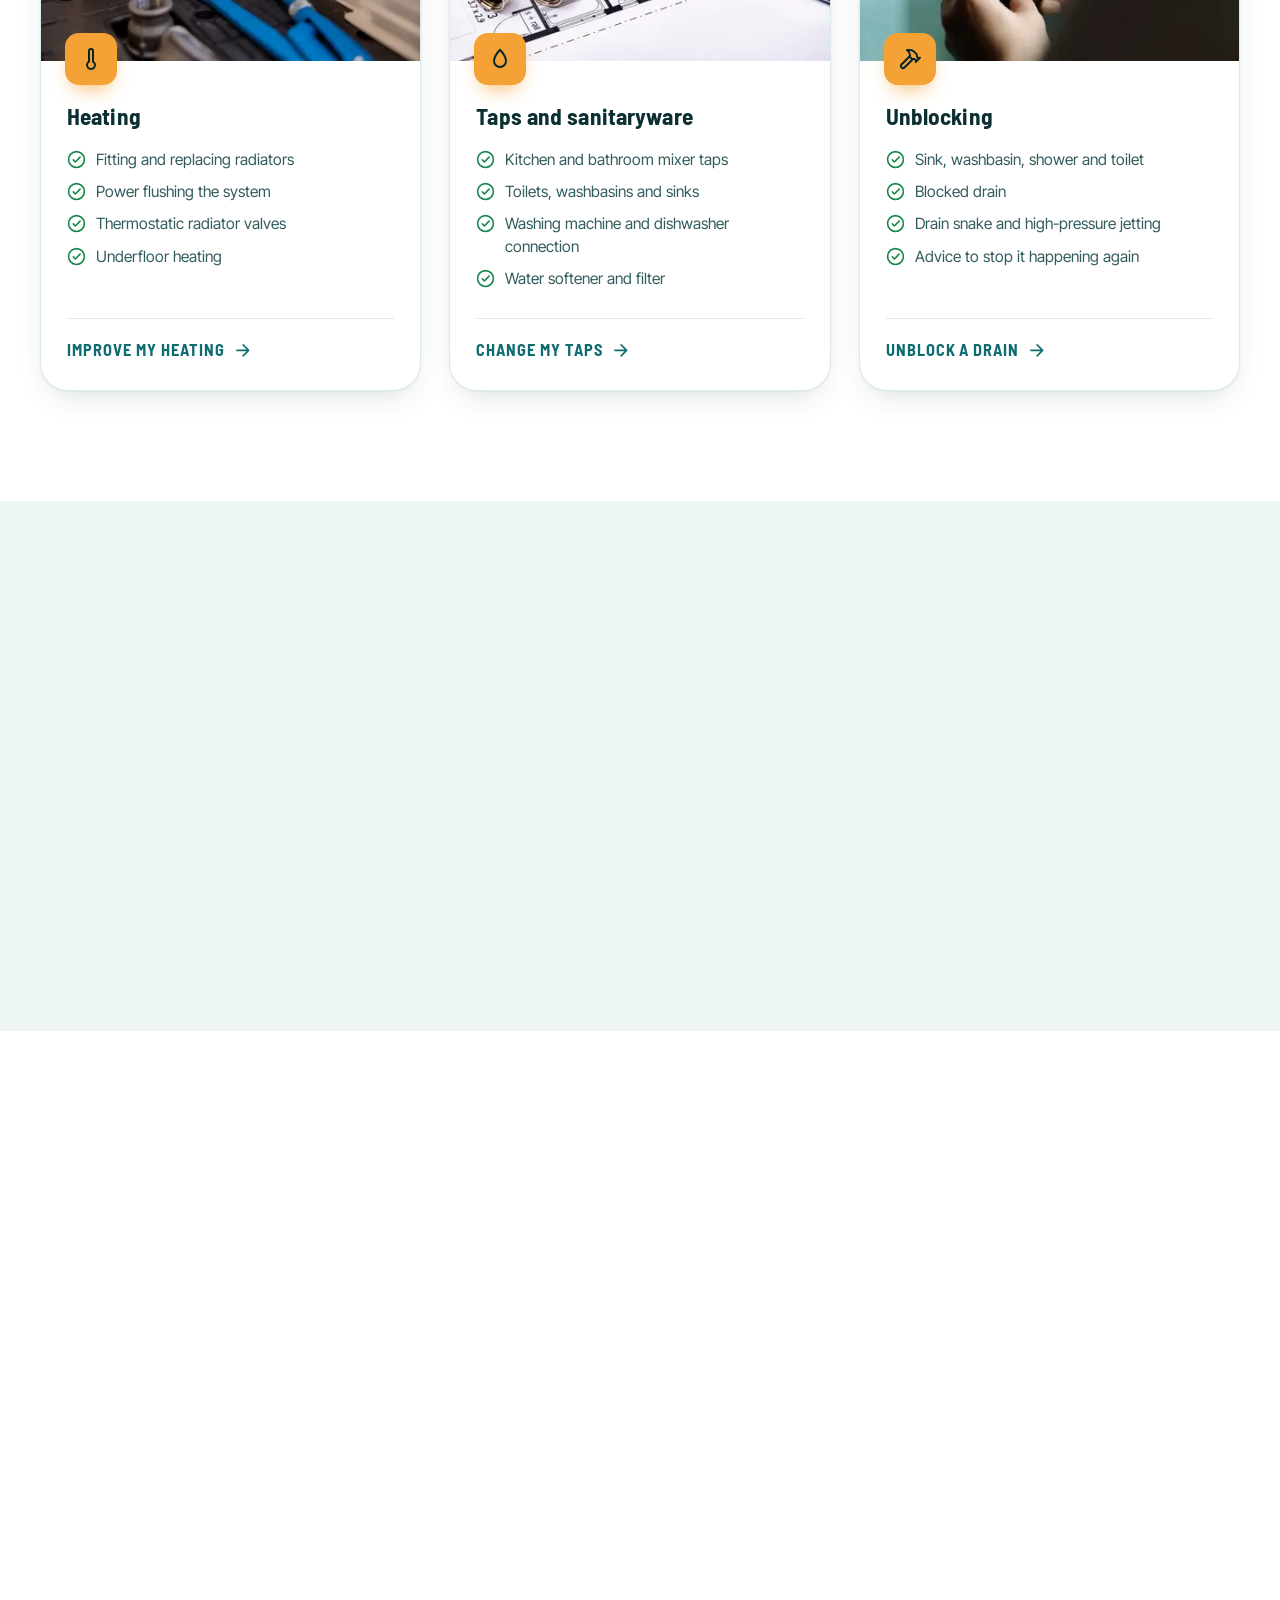
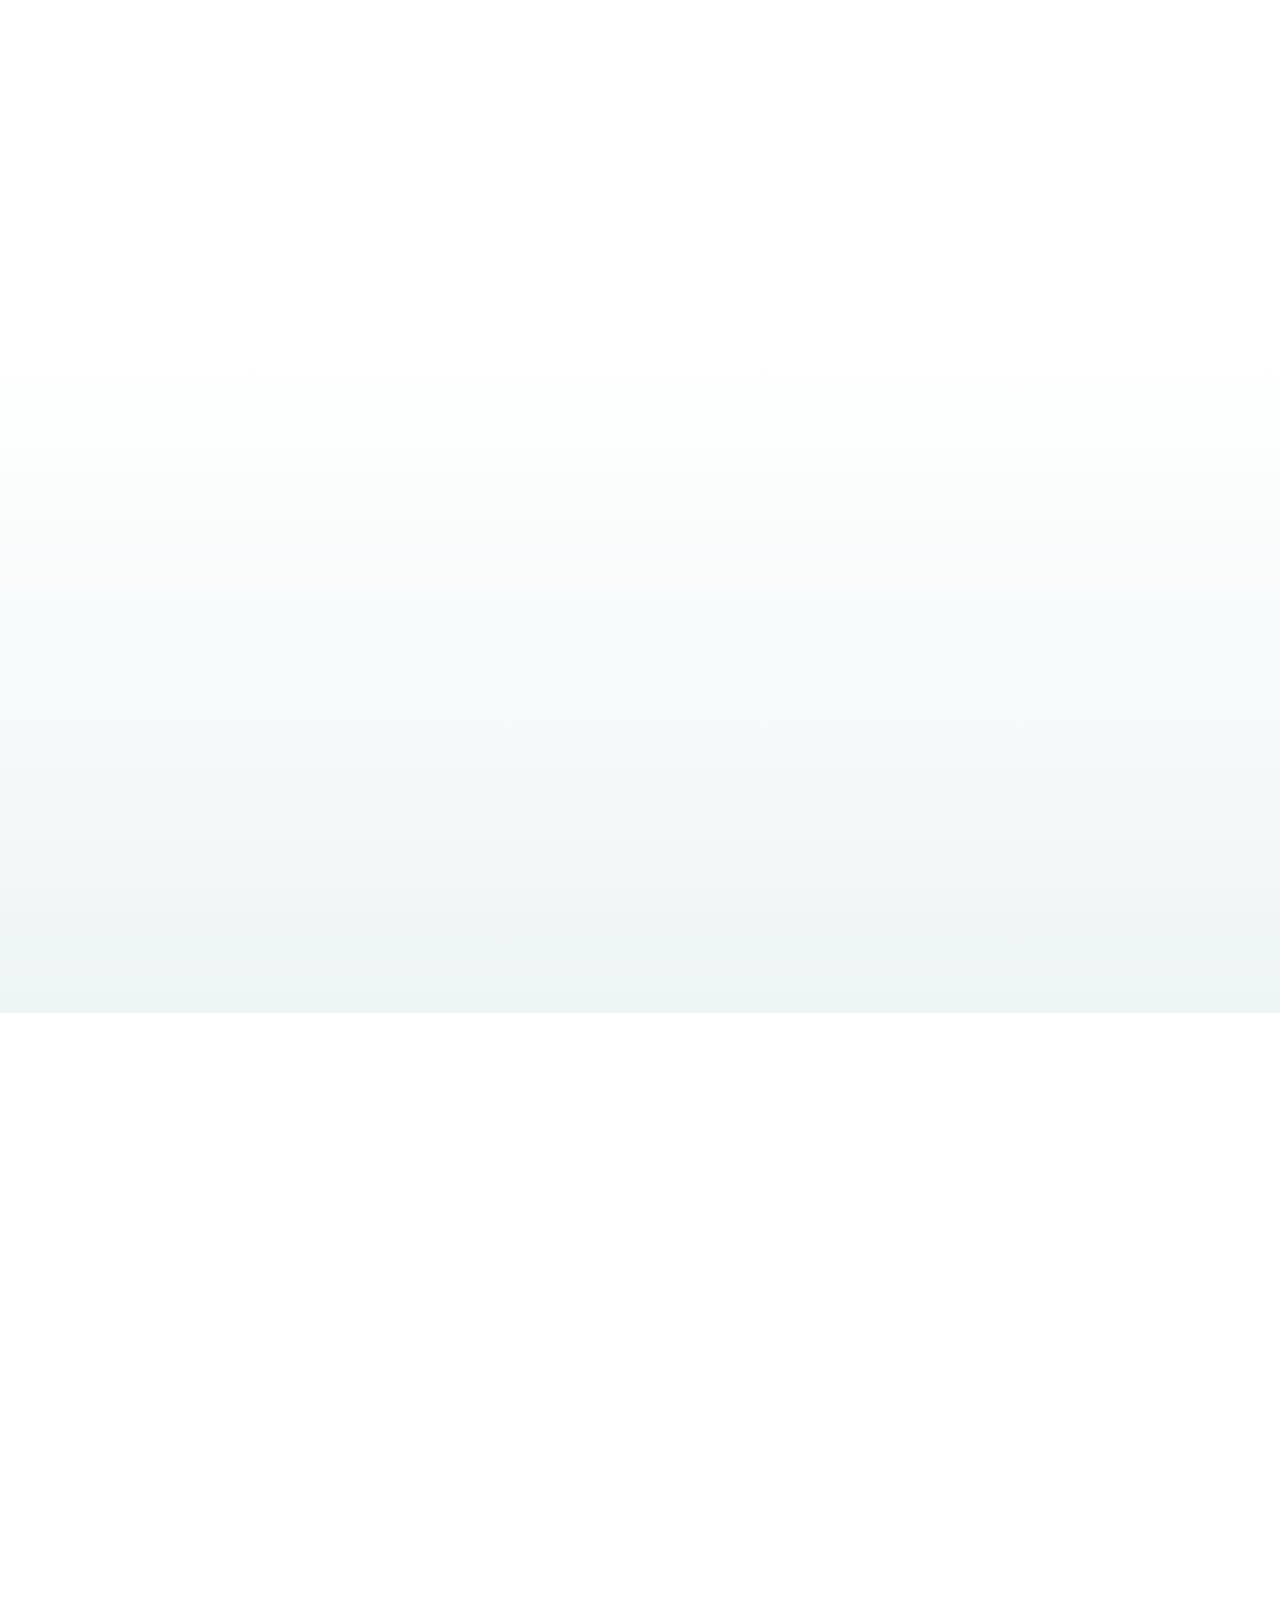
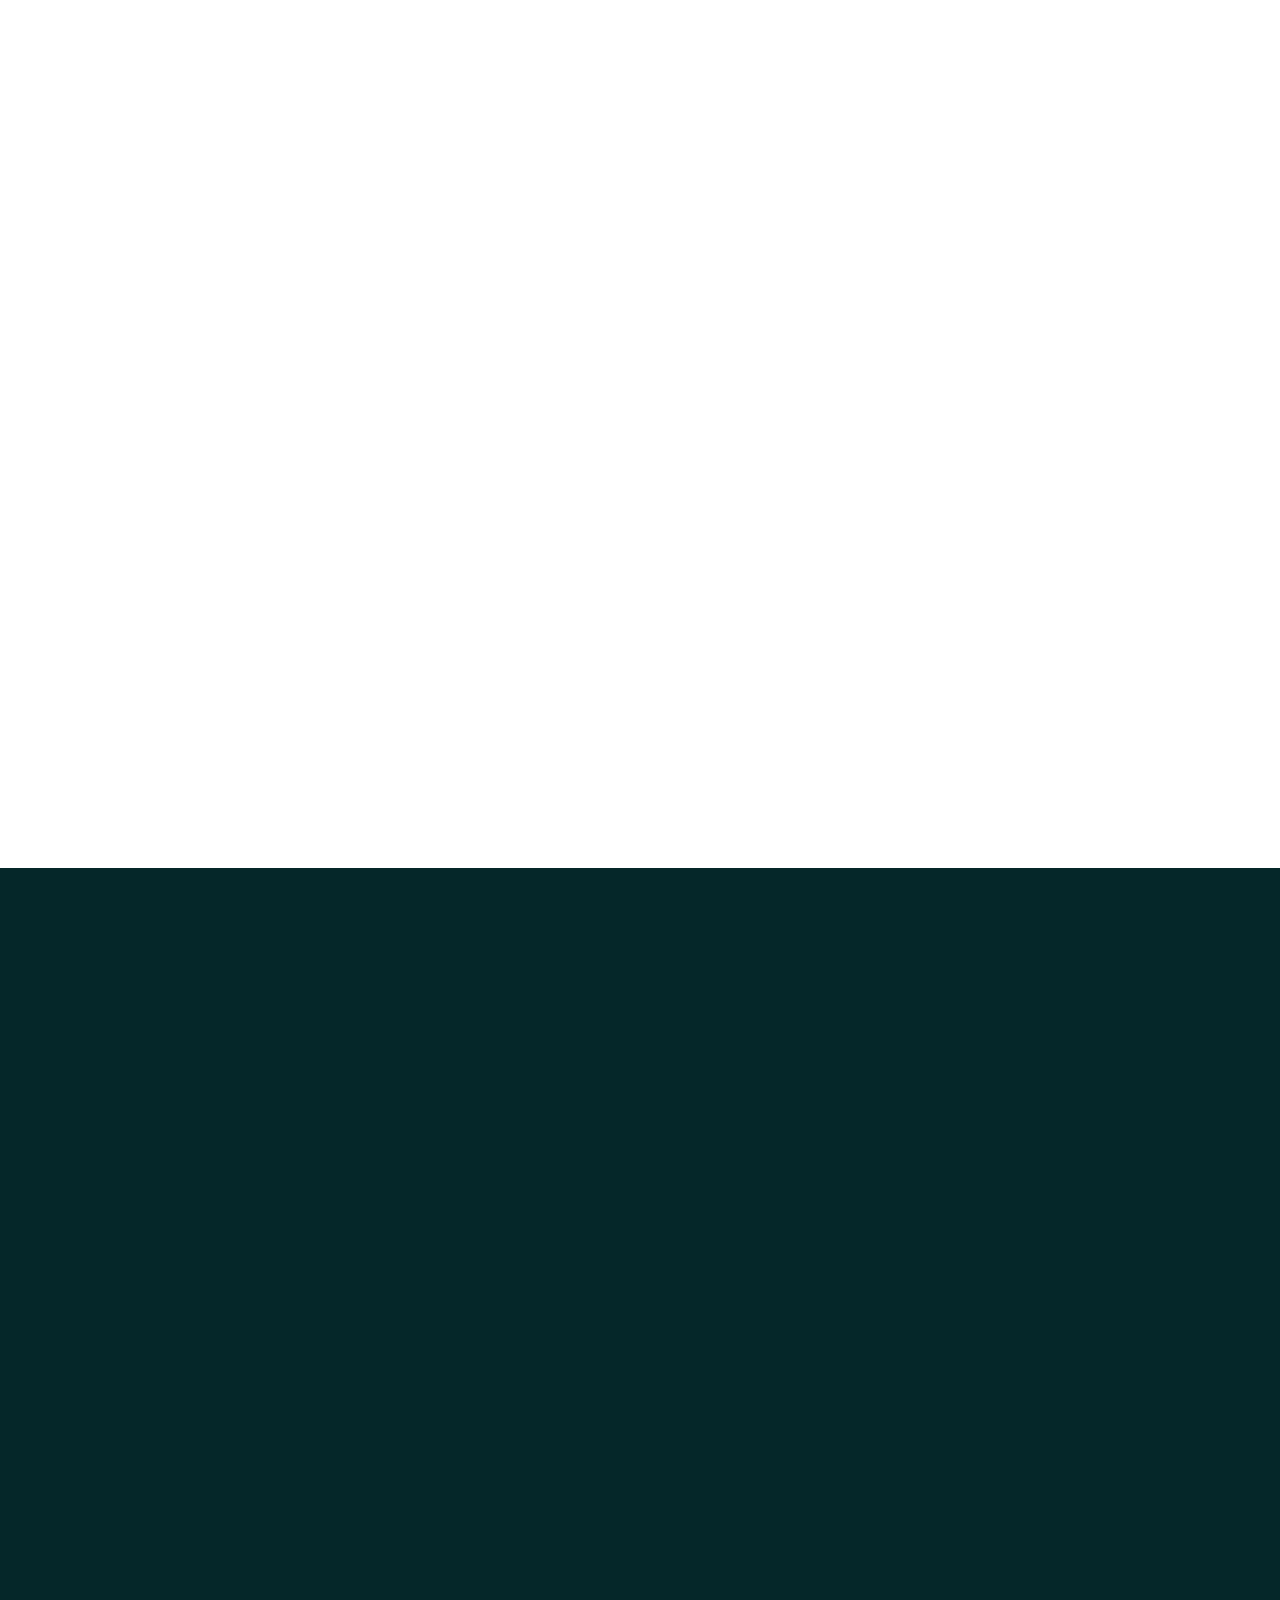
<file: en.html>
<!doctype html>
<html lang="en">
<head>
<meta charset="utf-8">
<meta name="viewport" content="width=device-width, initial-scale=1">
<meta name="robots" content="noindex, nofollow">
<title>Plumber in Lyon and the metropolitan area | Corval Plomberie</title>
<meta name="description" content="Plumber in Lyon since 2012: leaks, water heaters, bathrooms, heating and unblocking. One single contact, price given before any work.">
<link rel="canonical" href="https://demo.orbitoile.fr/plombier/en.html">
<meta property="og:type" content="website">
<meta property="og:locale" content="en_GB">
<meta property="og:site_name" content="Corval Plomberie">
<meta property="og:title" content="Plumber in Lyon and the metropolitan area | Corval Plomberie">
<meta property="og:description" content="Plumber in Lyon since 2012: leaks, water heaters, bathrooms, heating and unblocking. One single contact, price given before any work.">
<meta property="og:url" content="https://demo.orbitoile.fr/plombier/en.html">
<meta property="og:image" content="https://demo.orbitoile.fr/plombier/og.jpg">
<meta property="og:image:width" content="1200">
<meta property="og:image:height" content="630">
<meta name="theme-color" content="#084043">
<link rel="icon" href="favicon.svg" type="image/svg+xml">
<link rel="preload" href="titres-700.woff2" as="font" type="font/woff2" crossorigin>
<link rel="preload" href="texte.woff2" as="font" type="font/woff2" crossorigin>
<link rel="preload" as="image" href="accueil-720.webp" imagesrcset="accueil-480.webp 480w, accueil-720.webp 720w, accueil-960.webp 960w" imagesizes="(max-width: 1080px) 92vw, 500px" fetchpriority="high">
<link rel="stylesheet" href="style.css?v=3a5a966f">
<link rel="stylesheet" href="demo.css">
</head>
<body>
<aside class="demo-bandeau" aria-label="Demo website"><span><b>Orbitoile demo website.</b> Corval Plomberie is a fictional business.</span><a href="https://orbitoile.fr/en/">I want a website like this one</a></aside>
<svg class="sprite" aria-hidden="true"><symbol id="i-cle" viewBox="0 0 24 24"><path d="M14.7 6.3a1 1 0 0 0 0 1.4l1.6 1.6a1 1 0 0 0 1.4 0l3.77-3.77a6 6 0 0 1-7.94 7.94l-6.91 6.91a2.12 2.12 0 0 1-3-3l6.91-6.91a6 6 0 0 1 7.94-7.94z"/></symbol><symbol id="i-coche" viewBox="0 0 24 24"><circle cx="12" cy="12" r="10"/><path d="m8 12.5 2.6 2.6L16.5 9"/></symbol><symbol id="i-etoile" viewBox="0 0 24 24"><path d="m12 2 3.09 6.26L22 9.27l-5 4.87 1.18 6.88L12 17.77l-6.18 3.25L7 14.14 2 9.27l6.91-1.01z"/></symbol><symbol id="i-fermer" viewBox="0 0 24 24"><path d="M18 6 6 18M6 6l12 12"/></symbol><symbol id="i-flamme" viewBox="0 0 24 24"><path d="M8.5 14.5A2.5 2.5 0 0 0 11 12c0-1.38-.5-2-1-3-1.07-2.14-.22-4.05 2-6 .5 2.5 2 4.9 4 6.5 2 1.6 3 3.5 3 5.5a7 7 0 1 1-14 0c0-1.15.43-2.29 1-3a2.5 2.5 0 0 0 2.5 2.5z"/></symbol><symbol id="i-fleche" viewBox="0 0 24 24"><path d="M5 12h14M13 5l7 7-7 7"/></symbol><symbol id="i-goutte" viewBox="0 0 24 24"><path d="M12 2.7s6 6.4 6 11.3a6 6 0 0 1-12 0c0-4.9 6-11.3 6-11.3z"/></symbol><symbol id="i-horloge" viewBox="0 0 24 24"><circle cx="12" cy="12" r="10"/><path d="M12 6v6l4 2"/></symbol><symbol id="i-mail" viewBox="0 0 24 24"><rect x="2" y="4" width="20" height="16" rx="2"/><path d="m22 7-10 6L2 7"/></symbol><symbol id="i-maison" viewBox="0 0 24 24"><path d="m3 10 9-7 9 7v10a2 2 0 0 1-2 2H5a2 2 0 0 1-2-2z"/><path d="M9 22V12h6v10"/></symbol><symbol id="i-marteau" viewBox="0 0 24 24"><path d="m15 12-8.5 8.5a2.12 2.12 0 1 1-3-3L12 9"/><path d="M17.64 15 22 10.64"/><path d="m20.91 11.7-1.25-1.25c-.6-.6-.93-1.4-.93-2.25v-.86L16.01 4.6a5.56 5.56 0 0 0-3.94-1.64H9l.92.82A6.18 6.18 0 0 1 12 8.4v1.56l2 2h2.47l2.26 1.91"/></symbol><symbol id="i-menu" viewBox="0 0 24 24"><path d="M4 7h16M4 12h16M4 17h16"/></symbol><symbol id="i-repere" viewBox="0 0 24 24"><path d="M20 10c0 6-8 12-8 12s-8-6-8-12a8 8 0 0 1 16 0z"/><circle cx="12" cy="10" r="3"/></symbol><symbol id="i-tel" viewBox="0 0 24 24"><path d="M22 16.92v3a2 2 0 0 1-2.18 2 19.8 19.8 0 0 1-8.63-3.07 19.5 19.5 0 0 1-6-6A19.8 19.8 0 0 1 2.12 4.18 2 2 0 0 1 4.11 2h3a2 2 0 0 1 2 1.72c.13.96.36 1.9.7 2.81a2 2 0 0 1-.45 2.11L8.09 9.91a16 16 0 0 0 6 6l1.27-1.27a2 2 0 0 1 2.11-.45c.9.34 1.85.57 2.81.7A2 2 0 0 1 22 16.92z"/></symbol><symbol id="i-thermometre" viewBox="0 0 24 24"><path d="M14 4v10.54a4 4 0 1 1-4 0V4a2 2 0 0 1 4 0Z"/></symbol></svg>
<a class="lien-evitement" href="#contenu">Skip to content</a>
<div class="bandeau">
  <div class="conteneur">
    <ul>
      <li><svg class="ico" aria-hidden="true"><use href="#i-tel"/></svg><a href="tel:+33639985214">06 39 98 52 14</a></li>
      <li><svg class="ico" aria-hidden="true"><use href="#i-mail"/></svg><a href="mailto:contact@corval-plomberie.example">contact@corval-plomberie.example</a></li>
    </ul>
    <p><svg class="ico" aria-hidden="true"><use href="#i-horloge"/></svg>Mon to Sat: 7:30 to 19:00</p>
  </div>
</div>
<header class="entete">
  <div class="conteneur entete-carte">
    <a class="logo" href="#haut"><span class="logo-icone"><svg class="ico" aria-hidden="true"><use href="#i-goutte"/></svg></span><span class="logo-texte"><span class="logo-nom">Corval</span><span class="logo-metier">Plumbing and heating</span></span></a>
    <nav class="nav-pc" aria-label="Main menu"><ul><li><a href="#services">Services</a></li><li><a href="#apropos">About</a></li><li><a href="#realisations">Past work</a></li><li><a href="#avis">Reviews</a></li><li><a href="#zones">Areas</a></li><li><a href="#faq">FAQ</a></li></ul></nav>
    <a class="btn btn-accent btn-devis" href="#contact">Free quote</a>
    <a class="appel-mobile" href="tel:+33639985214" aria-label="Call 06 39 98 52 14"><svg class="ico" aria-hidden="true"><use href="#i-tel"/></svg></a>
    <details class="menu-mobile">
      <summary aria-label="Open the menu"><svg class="ico ico-ouvrir" aria-hidden="true"><use href="#i-menu"/></svg><svg class="ico ico-fermer" aria-hidden="true"><use href="#i-fermer"/></svg></summary>
      <nav class="menu-panneau" aria-label="Mobile menu">
        <ul><li><a href="#services">Services</a></li><li><a href="#apropos">About</a></li><li><a href="#realisations">Past work</a></li><li><a href="#avis">Customer reviews</a></li><li><a href="#zones">Service areas</a></li><li><a href="#faq">Frequently asked questions</a></li></ul>
        <a class="btn btn-accent" href="#contact">Request my quote</a>
      </nav>
    </details>
  </div>
</header>
<main id="contenu">
<section class="heros" id="haut">
  <div class="conteneur heros-grille">
    <div>
      <p class="note"><span class="etoiles"><svg class="ico ico-plein" aria-hidden="true"><use href="#i-etoile"/></svg><svg class="ico ico-plein" aria-hidden="true"><use href="#i-etoile"/></svg><svg class="ico ico-plein" aria-hidden="true"><use href="#i-etoile"/></svg><svg class="ico ico-plein" aria-hidden="true"><use href="#i-etoile"/></svg><svg class="ico ico-plein" aria-hidden="true"><use href="#i-etoile"/></svg></span><span><strong>4.8/5 on Google</strong> · 96 reviews</span></p>
      <h1>Your plumber in <span>Lyon</span>, there when you need it</h1>
      <p class="heros-texte">My name is Bastien Corval. A leak, a broken water heater, a bathroom to redo: I come out myself, I tell you the price before starting and I leave the place clean.</p>
      <div class="heros-actions">
        <a class="btn btn-accent" href="#contact">Request my quote<svg class="ico" aria-hidden="true"><use href="#i-fleche"/></svg></a>
        <a class="btn btn-ligne" href="tel:+33639985214"><svg class="ico" aria-hidden="true"><use href="#i-tel"/></svg>06 39 98 52 14</a>
      </div>
      <ul class="garanties"><li><svg class="ico" aria-hidden="true"><use href="#i-coche"/></svg>10-year building warranty</li><li><svg class="ico" aria-hidden="true"><use href="#i-coche"/></svg>Gas professional</li><li><svg class="ico" aria-hidden="true"><use href="#i-coche"/></svg>Qualibat</li></ul>
    </div>
    <div class="heros-visuel">
      <div class="heros-photo"><img src="accueil-720.webp" srcset="accueil-480.webp 480w, accueil-720.webp 720w, accueil-960.webp 960w" sizes="(max-width: 1080px) 92vw, 500px" width="720" height="900" alt="Bastien Corval, plumber, bending a copper pipe in the workshop" fetchpriority="high"></div>
      <div class="pastille pastille-haut"><strong>14 years</strong><small>in the trade in Lyon</small></div>
      <div class="pastille pastille-bas"><span class="pastille-ico"><svg class="ico" aria-hidden="true"><use href="#i-horloge"/></svg></span><span><strong>Price given upfront</strong><small>No extra charges on site</small></span></div>
    </div>
  </div>
</section>
<div class="recouvre">
<section class="apropos" id="apropos">
  <div class="conteneur apropos-grille">
    <div class="apropos-visuel">
      <div class="apropos-photo"><img src="a-propos-820.webp" srcset="a-propos-520.webp 520w, a-propos-820.webp 820w" sizes="(max-width: 1080px) 92vw, 440px" width="820" height="820" alt="Tightening a fitting with a spanner on a job" loading="lazy" decoding="async"></div>
      <div class="confiance">
        <p class="confiance-titre">Why trust me?</p>
        <ul><li><svg class="ico" aria-hidden="true"><use href="#i-coche"/></svg><span>One single contact, from the first call to the invoice</span></li><li><svg class="ico" aria-hidden="true"><use href="#i-coche"/></svg><span>Price given before any work</span></li><li><svg class="ico" aria-hidden="true"><use href="#i-coche"/></svg><span>Well-known brand parts, under guarantee</span></li><li><svg class="ico" aria-hidden="true"><use href="#i-coche"/></svg><span>Floor protection and cleaning at the end of the job</span></li><li><svg class="ico" aria-hidden="true"><use href="#i-coche"/></svg><span>Servicing certificate provided for your insurance</span></li></ul>
      </div>
    </div>
    <div class="apropos-texte">
      <span class="etiquette">About</span>
      <h2>A local plumber, based in Lyon since 2012</h2>
      <div class="experience"><b>+14</b><span><strong>Years of experience</strong>More than 1,200 call-outs in Lyon and the metropolitan area</span></div>
      <p>I learned the trade with a craftsman in the Croix-Rousse before setting up on my own. I work alone, with my tools and my van, and I am the one you speak to on the phone.</p><p>A leak gives no warning. I tell you straight away whether I can come, at what time, and what it will cost. For longer jobs, like a bathroom, you receive a detailed quote and a schedule that holds.</p>
      <div class="signature">
        <span class="signature-initiales" aria-hidden="true">BC</span>
        <span><b>Bastien Corval</b><span>Founder, plumber and heating engineer</span></span>
      </div>
      <a class="btn btn-marque" href="#contact">Talk about my project<svg class="ico" aria-hidden="true"><use href="#i-fleche"/></svg></a>
    </div>
  </div>
</section>
<section class="chiffres" aria-label="In figures"><div class="conteneur"><ul><li><b><i>+</i>14</b><strong>Years in the trade</strong><span>In old buildings as well as new ones.</span></li><li><b><i>+</i>1 200</b><strong>Call-outs</strong><span>From a seal to replace to a complete bathroom.</span></li><li><b>4,8<i>/5</i></b><strong>Google reviews</strong><span>96 customers have left a review.</span></li><li><b>24<i> h</i></b><strong>For an emergency</strong><span>Usually the same day, otherwise the next day.</span></li></ul></div></section>
<section class="services" id="services">
  <div class="conteneur">
    <div class="entete-section">
      <span class="etiquette">My services</span>
      <h2>Plumbing and heating, from repairs to renovation</h2>
      <p class="intro">For homeowners, building managers and shops, with a clear price before every job.</p>
    </div>
    <div class="services-grille">
<article class="carte">
  <div class="carte-photo"><img src="service-1-depannage-et-fuites-720.webp" srcset="service-1-depannage-et-fuites-420.webp 420w, service-1-depannage-et-fuites-720.webp 720w" sizes="(max-width: 860px) 92vw, (max-width: 1080px) 46vw, 380px" width="720" height="480" alt="Repairs and leaks" loading="lazy" decoding="async"><span class="carte-ico"><svg class="ico" aria-hidden="true"><use href="#i-cle"/></svg></span></div>
  <div class="carte-corps">
    <h3>Repairs and leaks</h3>
    <ul class="coches"><li><svg class="ico" aria-hidden="true"><use href="#i-coche"/></svg><span>Leak on a pipe, fitting or tap</span></li><li><svg class="ico" aria-hidden="true"><use href="#i-coche"/></svg><span>Leak detection without needless damage</span></li><li><svg class="ico" aria-hidden="true"><use href="#i-coche"/></svg><span>Running toilet cistern</span></li><li><svg class="ico" aria-hidden="true"><use href="#i-coche"/></svg><span>Water back on and final check</span></li></ul>
    <a class="carte-lien" href="#contact">Report a leak<svg class="ico" aria-hidden="true"><use href="#i-fleche"/></svg></a>
  </div>
</article><article class="carte">
  <div class="carte-photo"><img src="service-2-chauffe-eau-et-chaudiere-720.webp" srcset="service-2-chauffe-eau-et-chaudiere-420.webp 420w, service-2-chauffe-eau-et-chaudiere-720.webp 720w" sizes="(max-width: 860px) 92vw, (max-width: 1080px) 46vw, 380px" width="720" height="480" alt="Water heater and boiler" loading="lazy" decoding="async"><span class="carte-ico"><svg class="ico" aria-hidden="true"><use href="#i-flamme"/></svg></span></div>
  <div class="carte-corps">
    <h3>Water heater and boiler</h3>
    <ul class="coches"><li><svg class="ico" aria-hidden="true"><use href="#i-coche"/></svg><span>Hot water tank replacement</span></li><li><svg class="ico" aria-hidden="true"><use href="#i-coche"/></svg><span>No hot water</span></li><li><svg class="ico" aria-hidden="true"><use href="#i-coche"/></svg><span>Annual gas boiler servicing</span></li><li><svg class="ico" aria-hidden="true"><use href="#i-coche"/></svg><span>Heat pump water heater</span></li></ul>
    <a class="carte-lien" href="#contact">Get my hot water back<svg class="ico" aria-hidden="true"><use href="#i-fleche"/></svg></a>
  </div>
</article><article class="carte">
  <div class="carte-photo"><img src="service-3-salle-de-bain-720.webp" srcset="service-3-salle-de-bain-420.webp 420w, service-3-salle-de-bain-720.webp 720w" sizes="(max-width: 860px) 92vw, (max-width: 1080px) 46vw, 380px" width="720" height="480" alt="Bathroom" loading="lazy" decoding="async"><span class="carte-ico"><svg class="ico" aria-hidden="true"><use href="#i-maison"/></svg></span></div>
  <div class="carte-corps">
    <h3>Bathroom</h3>
    <ul class="coches"><li><svg class="ico" aria-hidden="true"><use href="#i-coche"/></svg><span>Walk-in shower</span></li><li><svg class="ico" aria-hidden="true"><use href="#i-coche"/></svg><span>Replacing a bath with a shower</span></li><li><svg class="ico" aria-hidden="true"><use href="#i-coche"/></svg><span>Vanity unit and wall-hung toilet</span></li><li><svg class="ico" aria-hidden="true"><use href="#i-coche"/></svg><span>Coordination with the tiler</span></li></ul>
    <a class="carte-lien" href="#contact">Price my bathroom<svg class="ico" aria-hidden="true"><use href="#i-fleche"/></svg></a>
  </div>
</article><article class="carte">
  <div class="carte-photo"><img src="service-4-chauffage-720.webp" srcset="service-4-chauffage-420.webp 420w, service-4-chauffage-720.webp 720w" sizes="(max-width: 860px) 92vw, (max-width: 1080px) 46vw, 380px" width="720" height="480" alt="Heating" loading="lazy" decoding="async"><span class="carte-ico"><svg class="ico" aria-hidden="true"><use href="#i-thermometre"/></svg></span></div>
  <div class="carte-corps">
    <h3>Heating</h3>
    <ul class="coches"><li><svg class="ico" aria-hidden="true"><use href="#i-coche"/></svg><span>Fitting and replacing radiators</span></li><li><svg class="ico" aria-hidden="true"><use href="#i-coche"/></svg><span>Power flushing the system</span></li><li><svg class="ico" aria-hidden="true"><use href="#i-coche"/></svg><span>Thermostatic radiator valves</span></li><li><svg class="ico" aria-hidden="true"><use href="#i-coche"/></svg><span>Underfloor heating</span></li></ul>
    <a class="carte-lien" href="#contact">Improve my heating<svg class="ico" aria-hidden="true"><use href="#i-fleche"/></svg></a>
  </div>
</article><article class="carte">
  <div class="carte-photo"><img src="service-5-robinetterie-et-sanitair-720.webp" srcset="service-5-robinetterie-et-sanitair-420.webp 420w, service-5-robinetterie-et-sanitair-720.webp 720w" sizes="(max-width: 860px) 92vw, (max-width: 1080px) 46vw, 380px" width="720" height="480" alt="Taps and sanitaryware" loading="lazy" decoding="async"><span class="carte-ico"><svg class="ico" aria-hidden="true"><use href="#i-goutte"/></svg></span></div>
  <div class="carte-corps">
    <h3>Taps and sanitaryware</h3>
    <ul class="coches"><li><svg class="ico" aria-hidden="true"><use href="#i-coche"/></svg><span>Kitchen and bathroom mixer taps</span></li><li><svg class="ico" aria-hidden="true"><use href="#i-coche"/></svg><span>Toilets, washbasins and sinks</span></li><li><svg class="ico" aria-hidden="true"><use href="#i-coche"/></svg><span>Washing machine and dishwasher connection</span></li><li><svg class="ico" aria-hidden="true"><use href="#i-coche"/></svg><span>Water softener and filter</span></li></ul>
    <a class="carte-lien" href="#contact">Change my taps<svg class="ico" aria-hidden="true"><use href="#i-fleche"/></svg></a>
  </div>
</article><article class="carte">
  <div class="carte-photo"><img src="service-6-debouchage-720.webp" srcset="service-6-debouchage-420.webp 420w, service-6-debouchage-720.webp 720w" sizes="(max-width: 860px) 92vw, (max-width: 1080px) 46vw, 380px" width="720" height="480" alt="Unblocking" loading="lazy" decoding="async"><span class="carte-ico"><svg class="ico" aria-hidden="true"><use href="#i-marteau"/></svg></span></div>
  <div class="carte-corps">
    <h3>Unblocking</h3>
    <ul class="coches"><li><svg class="ico" aria-hidden="true"><use href="#i-coche"/></svg><span>Sink, washbasin, shower and toilet</span></li><li><svg class="ico" aria-hidden="true"><use href="#i-coche"/></svg><span>Blocked drain</span></li><li><svg class="ico" aria-hidden="true"><use href="#i-coche"/></svg><span>Drain snake and high-pressure jetting</span></li><li><svg class="ico" aria-hidden="true"><use href="#i-coche"/></svg><span>Advice to stop it happening again</span></li></ul>
    <a class="carte-lien" href="#contact">Unblock a drain<svg class="ico" aria-hidden="true"><use href="#i-fleche"/></svg></a>
  </div>
</article>
    </div>
  </div>
</section>
<section class="etapes" aria-labelledby="titre-etapes">
  <div class="conteneur">
    <div class="entete-section">
      <span class="etiquette">How it works</span>
      <h2 id="titre-etapes">Four steps, no surprises</h2>
    </div>
    <ol><li><h3>You call me</h3><p>Or you fill in the form. I call you back within the hour during the day.</p></li><li><h3>I tell you the price</h3><p>Over the phone for a repair, with a written quote for larger work.</p></li><li><h3>I come out</h3><p>At the agreed time, with the usual parts in the van.</p></li><li><h3>I check and clean up</h3><p>Tests in front of you, a clean place, a clear invoice.</p></li></ol>
  </div>
</section>
<section class="realisations" id="realisations">
  <div class="conteneur">
    <div class="realisations-tete">
      <div>
        <span class="etiquette">Past work</span>
        <h2>A few recent bathrooms</h2>
      </div>
      <div>
        <p>Showers, washbasins and full renovations: a look at the latest jobs in and around Lyon.</p>
        <a class="btn btn-accent" href="#contact">A project? Free quote</a>
      </div>
    </div>
    <ul class="galerie galerie-6"><li><figure><img src="chantier-1-880.webp" srcset="chantier-1-520.webp 520w, chantier-1-880.webp 880w" sizes="(max-width: 860px) 92vw, 590px" width="880" height="660" alt="Double washbasin, Lyon 6th · Full renovation" loading="lazy" decoding="async"><figcaption><b>Double washbasin</b>Lyon 6th · Full renovation</figcaption></figure></li><li><figure><img src="chantier-2-640.webp" srcset="chantier-2-400.webp 400w, chantier-2-640.webp 640w" sizes="(max-width: 860px) 46vw, 290px" width="640" height="853" alt="Shower column, Villeurbanne" loading="lazy" decoding="async"><figcaption><b>Shower column</b>Villeurbanne</figcaption></figure></li><li><figure><img src="chantier-3-880.webp" srcset="chantier-3-520.webp 520w, chantier-3-880.webp 880w" sizes="(max-width: 860px) 46vw, 290px" width="880" height="660" alt="Glass shower, Caluire-et-Cuire · Made-to-measure unit" loading="lazy" decoding="async"><figcaption><b>Glass shower</b>Caluire-et-Cuire · Made-to-measure unit</figcaption></figure></li><li><figure><img src="chantier-4-880.webp" srcset="chantier-4-520.webp 520w, chantier-4-880.webp 880w" sizes="(max-width: 860px) 46vw, 290px" width="880" height="660" alt="Small shower room, Lyon 3rd" loading="lazy" decoding="async"><figcaption><b>Small shower room</b>Lyon 3rd</figcaption></figure></li><li><figure><img src="chantier-5-880.webp" srcset="chantier-5-520.webp 520w, chantier-5-880.webp 880w" sizes="(max-width: 860px) 46vw, 290px" width="880" height="660" alt="Corner shower, Écully · Heated towel rail" loading="lazy" decoding="async"><figcaption><b>Corner shower</b>Écully · Heated towel rail</figcaption></figure></li><li><figure><img src="chantier-6-880.webp" srcset="chantier-6-520.webp 520w, chantier-6-880.webp 880w" sizes="(max-width: 860px) 46vw, 290px" width="880" height="660" alt="Bath and shower, Tassin-la-Demi-Lune" loading="lazy" decoding="async"><figcaption><b>Bath and shower</b>Tassin-la-Demi-Lune</figcaption></figure></li></ul>
  </div>
</section>
<section class="avis" id="avis">
  <div class="conteneur">
    <div class="entete-section">
      <span class="etiquette">Customer reviews</span>
      <h2>What my customers say</h2>
    </div>
    <div class="avis-grille">
      <div class="avis-resume">
  <b>4,8</b>
  <span class="etoiles" role="img" aria-label="Rated 4.8 out of 5"><svg class="ico ico-plein" aria-hidden="true"><use href="#i-etoile"/></svg><svg class="ico ico-plein" aria-hidden="true"><use href="#i-etoile"/></svg><svg class="ico ico-plein" aria-hidden="true"><use href="#i-etoile"/></svg><svg class="ico ico-plein" aria-hidden="true"><use href="#i-etoile"/></svg><svg class="ico ico-plein" aria-hidden="true"><use href="#i-etoile"/></svg></span>
  <p>Average rating from 96 Google reviews.</p>
  <span class="demo-note">Fictional rating and reviews, written for the demo.</span>
</div>
      <ul class="avis-cartes"><li class="av1">
  <span class="etoiles" role="img" aria-label="5 stars out of 5"><svg class="ico ico-plein" aria-hidden="true"><use href="#i-etoile"/></svg><svg class="ico ico-plein" aria-hidden="true"><use href="#i-etoile"/></svg><svg class="ico ico-plein" aria-hidden="true"><use href="#i-etoile"/></svg><svg class="ico ico-plein" aria-hidden="true"><use href="#i-etoile"/></svg><svg class="ico ico-plein" aria-hidden="true"><use href="#i-etoile"/></svg></span>
  <blockquote>A leak under the sink on a Sunday evening. He called me back straight away, came on Monday at 8 am and everything was sorted in an hour, at the price he had given.</blockquote>
  <div class="auteur"><span class="auteur-initiale" aria-hidden="true">N</span><span><b>Nadia R.</b><span>Lyon 7th</span></span></div>
</li><li class="av2">
  <span class="etoiles" role="img" aria-label="5 stars out of 5"><svg class="ico ico-plein" aria-hidden="true"><use href="#i-etoile"/></svg><svg class="ico ico-plein" aria-hidden="true"><use href="#i-etoile"/></svg><svg class="ico ico-plein" aria-hidden="true"><use href="#i-etoile"/></svg><svg class="ico ico-plein" aria-hidden="true"><use href="#i-etoile"/></svg><svg class="ico ico-plein" aria-hidden="true"><use href="#i-etoile"/></svg></span>
  <blockquote>Hot water tank replaced the same day. Clear explanations, old tank taken away, nothing to clean up after him.</blockquote>
  <div class="auteur"><span class="auteur-initiale" aria-hidden="true">O</span><span><b>Olivier T.</b><span>Villeurbanne</span></span></div>
</li><li class="av3">
  <span class="etoiles" role="img" aria-label="5 stars out of 5"><svg class="ico ico-plein" aria-hidden="true"><use href="#i-etoile"/></svg><svg class="ico ico-plein" aria-hidden="true"><use href="#i-etoile"/></svg><svg class="ico ico-plein" aria-hidden="true"><use href="#i-etoile"/></svg><svg class="ico ico-plein" aria-hidden="true"><use href="#i-etoile"/></svg><svg class="ico ico-plein" aria-hidden="true"><use href="#i-etoile"/></svg></span>
  <blockquote>Bathroom redone in ten days as planned. He coordinated the tiler and kept us updated every evening.</blockquote>
  <div class="auteur"><span class="auteur-initiale" aria-hidden="true">C</span><span><b>Camille and Hugo</b><span>Caluire-et-Cuire</span></span></div>
</li></ul>
    </div>
  </div>
</section>
<section class="zones" id="zones">
  <div class="conteneur">
    <div class="entete-section">
      <span class="etiquette">Service areas</span>
      <h2>Plumber in Lyon and the metropolitan area</h2>
      <p class="intro">I work throughout Lyon and the neighbouring towns, for emergencies or by appointment.</p>
    </div>
    <div class="zones-grille">
      <div class="zone"><h3><svg class="ico" aria-hidden="true"><use href="#i-repere"/></svg>Lyon</h3><ul><li>Lyon 1st</li><li>Lyon 2nd</li><li>Lyon 3rd</li><li>Lyon 4th</li><li>Lyon 5th</li><li>Lyon 6th</li><li>Lyon 7th</li><li>Lyon 8th</li><li>Lyon 9th</li></ul></div><div class="zone"><h3><svg class="ico" aria-hidden="true"><use href="#i-repere"/></svg>West of Lyon</h3><ul><li>Écully</li><li>Tassin-la-Demi-Lune</li><li>Champagne-au-Mont-d’Or</li><li>Dardilly</li><li>Limonest</li></ul></div><div class="zone"><h3><svg class="ico" aria-hidden="true"><use href="#i-repere"/></svg>East of Lyon</h3><ul><li>Villeurbanne</li><li>Bron</li><li>Vaulx-en-Velin</li><li>Décines-Charpieu</li><li>Saint-Priest</li></ul></div><div class="zone"><h3><svg class="ico" aria-hidden="true"><use href="#i-repere"/></svg>North</h3><ul><li>Caluire-et-Cuire</li><li>Rillieux-la-Pape</li><li>Fontaines-sur-Saône</li><li>Neuville-sur-Saône</li></ul></div><div class="zone"><h3><svg class="ico" aria-hidden="true"><use href="#i-repere"/></svg>South</h3><ul><li>Vénissieux</li><li>Oullins-Pierre-Bénite</li><li>Saint-Fons</li><li>Sainte-Foy-lès-Lyon</li><li>Saint-Genis-Laval</li></ul></div>
      <div class="zone zone-appel"><h3>Your town isn't listed?</h3><p>Call me: I'll tell you straight away whether I can come in good conditions.</p><a class="btn btn-accent" href="tel:+33639985214"><svg class="ico" aria-hidden="true"><use href="#i-tel"/></svg>06 39 98 52 14</a></div>
    </div>
  </div>
</section>
<section class="faq" id="faq">
  <div class="conteneur">
    <div class="entete-section">
      <span class="etiquette">Frequently asked questions</span>
      <h2>Your questions, my answers</h2>
    </div>
    <div class="faq-grille"><div><details><summary>How much does a repair cost?</summary><p>I give you a price over the phone as soon as you have described the problem, travel included. If the situation on site is different, I tell you before starting.</p></details><details><summary>Do you come in the evening and at weekends?</summary><p>You can reach me Monday to Saturday. For a major leak outside these hours, leave a message: I call back as soon as possible and explain how to turn off the water in the meantime.</p></details><details><summary>What should I do while waiting for you?</summary><p>Turn off the main water supply, usually near the meter, and the electricity if water is touching a socket or an appliance. Take a photo, it helps me come with the right part.</p></details></div><div><details><summary>Is your work guaranteed?</summary><p>Yes. My jobs are covered by a 10-year building warranty and professional liability insurance. The certificates are sent on request.</p></details><details><summary>Do you service gas boilers?</summary><p>Yes. The annual service includes cleaning, adjustments and safety checks. You receive the certificate your insurer asks for.</p></details><details><summary>Do you do complete bathrooms?</summary><p>Yes. I take care of the plumbing and coordinate the tiler and electrician I usually work with. You keep one single contact.</p></details></div></div>
  </div>
</section>
<section class="contact" id="contact">
  <div class="contact-fond"><img src="contact-fond-960.webp" srcset="contact-fond-960.webp 960w, contact-fond-1440.webp 1440w" sizes="100vw" width="960" height="540" alt="" loading="lazy" decoding="async"></div>
  <div class="conteneur contact-grille">
    <div class="contact-texte">
      <span class="etiquette etiquette-claire">Contact and quote</span>
      <h2>A leak, a project? Let's talk</h2>
      <p>Describe what you need in a few words. I call you back quickly to give you a price and a time slot.</p>
      <ul class="contact-points"><li><svg class="ico" aria-hidden="true"><use href="#i-coche"/></svg>Call back within the hour during the day</li><li><svg class="ico" aria-hidden="true"><use href="#i-coche"/></svg>Price given before coming</li><li><svg class="ico" aria-hidden="true"><use href="#i-coche"/></svg>Free quote for larger work</li></ul>
      <a class="btn btn-accent" href="tel:+33639985214"><svg class="ico" aria-hidden="true"><use href="#i-tel"/></svg>Call 06 39 98 52 14</a>
    </div>
    <form class="formulaire" action="#contact" method="get" data-email="contact@corval-plomberie.example" data-tel="06 39 98 52 14" data-cle="">
<p class="demo-note demo-note-form">Demo form: nothing is sent or stored.</p>
      <h3>Describe your project</h3>
      
      <input type="checkbox" name="botcheck" hidden>
      <div class="champs">
        <div class="champ"><label for="f-nom">First and last name</label><input id="f-nom" name="nom" autocomplete="name" required></div>
        <div class="champ"><label for="f-tel">Phone</label><input id="f-tel" name="telephone" type="tel" autocomplete="tel" required></div>
        <div class="champ"><label for="f-mail">Email</label><input id="f-mail" name="email" type="email" autocomplete="email"></div>
        <div class="champ"><label for="f-ville">Town</label><input id="f-ville" name="commune" autocomplete="address-level2"></div>
        <div class="champ champ-large"><label for="f-besoin">Type of need</label><select id="f-besoin" name="besoin"><option>Leak or repair</option><option>Water heater or boiler</option><option>Bathroom</option><option>Heating</option><option>Taps or sanitaryware</option><option>Unblocking</option><option>Other request</option></select></div>
        <div class="champ champ-large"><label for="f-msg">Your message</label><textarea id="f-msg" name="message" rows="4"></textarea></div>
      </div>
      <button class="btn btn-accent" type="submit">Send my request<svg class="ico" aria-hidden="true"><use href="#i-fleche"/></svg></button>
      <p class="etat" role="status"></p>
      <p class="rgpd">Your information is only used to reply to your request. <a href="privacy.html">Privacy</a></p>
    </form>
  </div>
</section>
</div>
</main>
<footer class="pied">
  <div class="conteneur">
    <div class="pied-infos">
      <div><span class="pastille-ico"><svg class="ico" aria-hidden="true"><use href="#i-repere"/></svg></span><span><b>Service area</b><span>Lyon and the Lyon metropolitan area</span></span></div>
      <a href="tel:+33639985214"><span class="pastille-ico"><svg class="ico" aria-hidden="true"><use href="#i-tel"/></svg></span><span><b>Phone</b><span>06 39 98 52 14</span></span></a>
      <a href="mailto:contact@corval-plomberie.example"><span class="pastille-ico"><svg class="ico" aria-hidden="true"><use href="#i-mail"/></svg></span><span><b>Email</b><span>contact@corval-plomberie.example</span></span></a>
    </div>
    <div class="pied-colonnes">
      <div><a class="logo" href="#haut"><span class="logo-icone"><svg class="ico" aria-hidden="true"><use href="#i-goutte"/></svg></span><span class="logo-texte"><span class="logo-nom">Corval</span><span class="logo-metier">Plumbing and heating</span></span></a><p>Plumber in Lyon since 2012: leaks, water heaters, bathrooms, heating and unblocking. One single contact, price given before any work.</p></div>
      <div><h3>Services</h3><ul><li><a href="#services">Repairs and leaks</a></li><li><a href="#services">Water heater and boiler</a></li><li><a href="#services">Bathroom</a></li><li><a href="#services">Heating</a></li><li><a href="#services">Taps and sanitaryware</a></li><li><a href="#services">Unblocking</a></li></ul></div>
      <div><h3>Areas</h3><ul><li><a href="#zones">Lyon 1st</a></li><li><a href="#zones">Lyon 2nd</a></li><li><a href="#zones">Lyon 3rd</a></li><li><a href="#zones">Lyon 4th</a></li><li><a href="#zones">Lyon 5th</a></li><li><a href="#zones">Lyon 6th</a></li></ul></div>
      <div><h3>Information</h3><ul><li><a href="#apropos">About</a></li><li><a href="#contact">Request a quote</a></li><li><a href="#faq">Frequently asked questions</a></li><li><a href="legal-notice.html">Legal notice</a></li><li><a href="privacy.html">Privacy</a></li></ul></div>
    </div>
    <div class="pied-bas">
      <span>© 2026 Corval Plomberie · Cookie-free website</span>
      
      <a href="https://orbitoile.fr/en/">Website created by Orbitoile</a>
    </div>
  </div>
</footer>
<div class="barre-mobile">
  <a class="btn btn-marque" href="tel:+33639985214"><svg class="ico" aria-hidden="true"><use href="#i-tel"/></svg>Call</a>
  <a class="btn btn-accent" href="#contact">Free quote</a>
</div>
<script src="demo.js" defer></script>
<script src="site.js?v=4be8514f" defer></script>
</body>
</html>
</file>
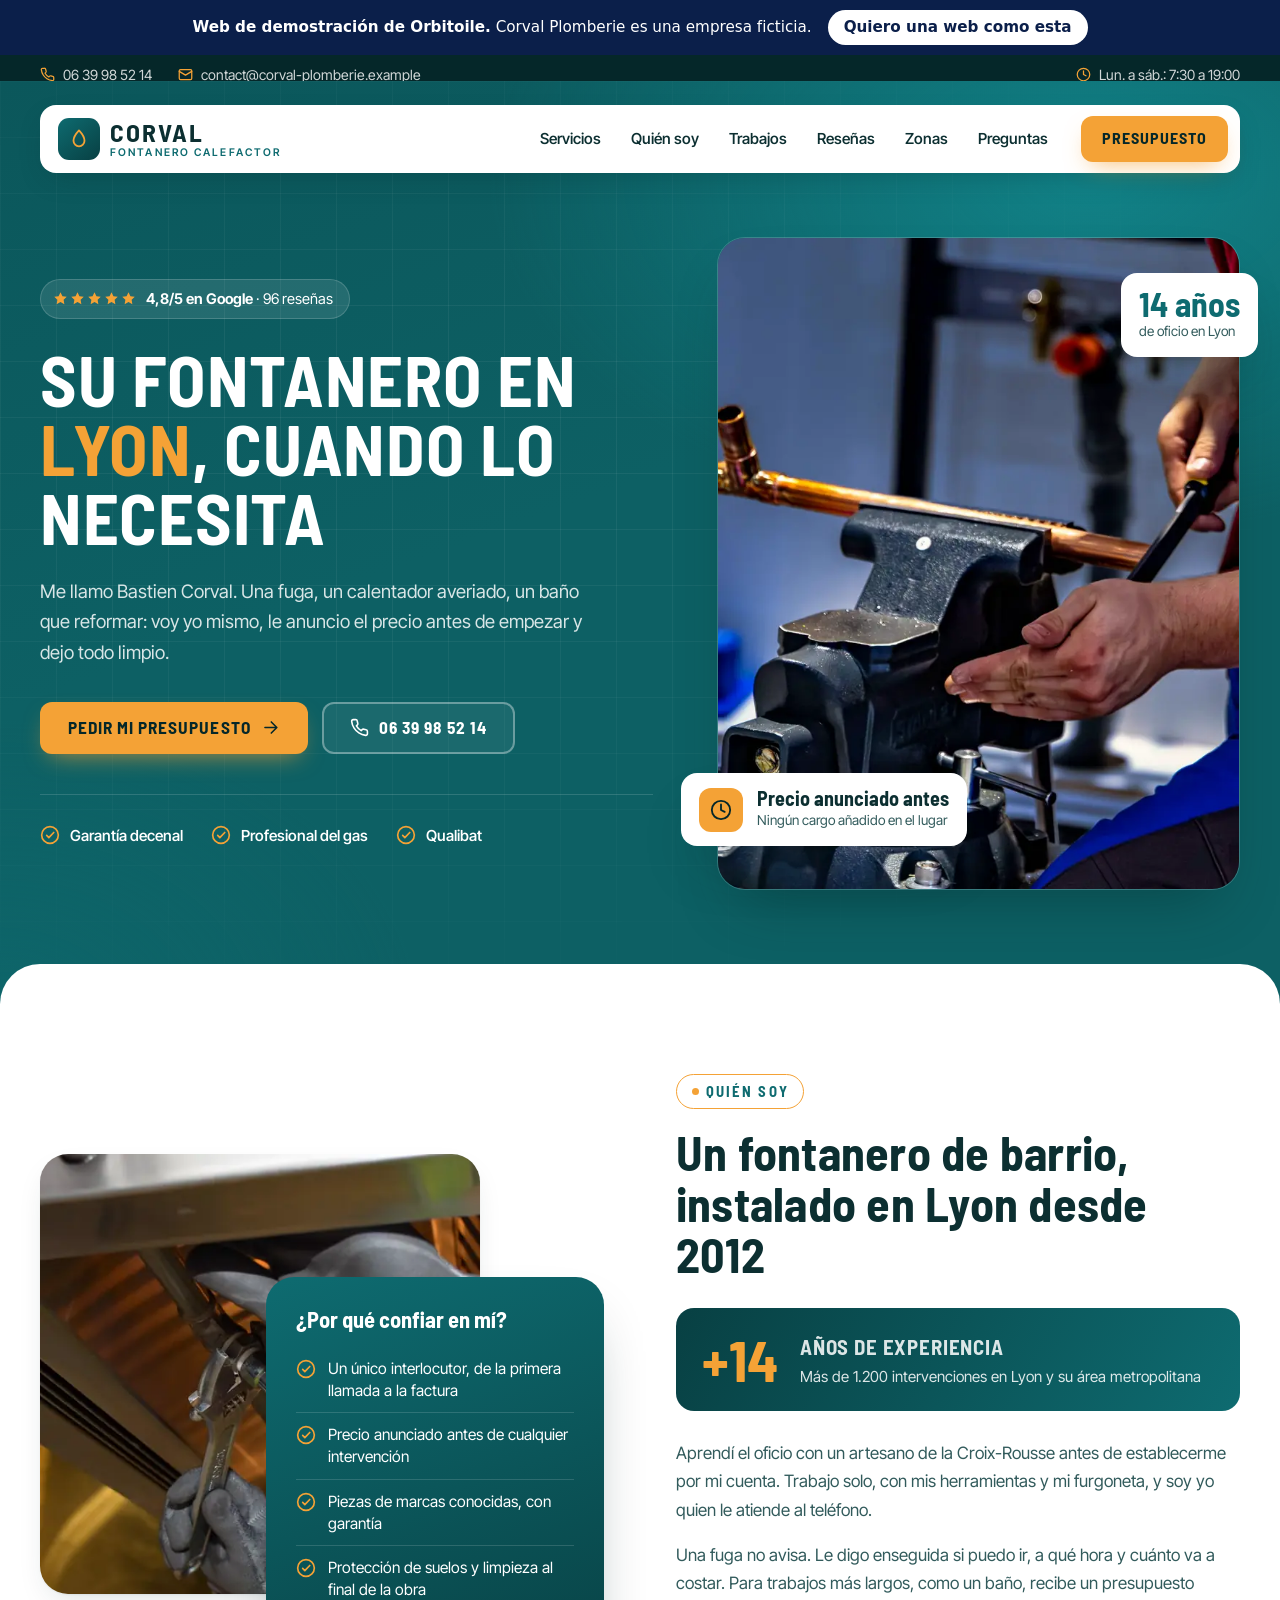
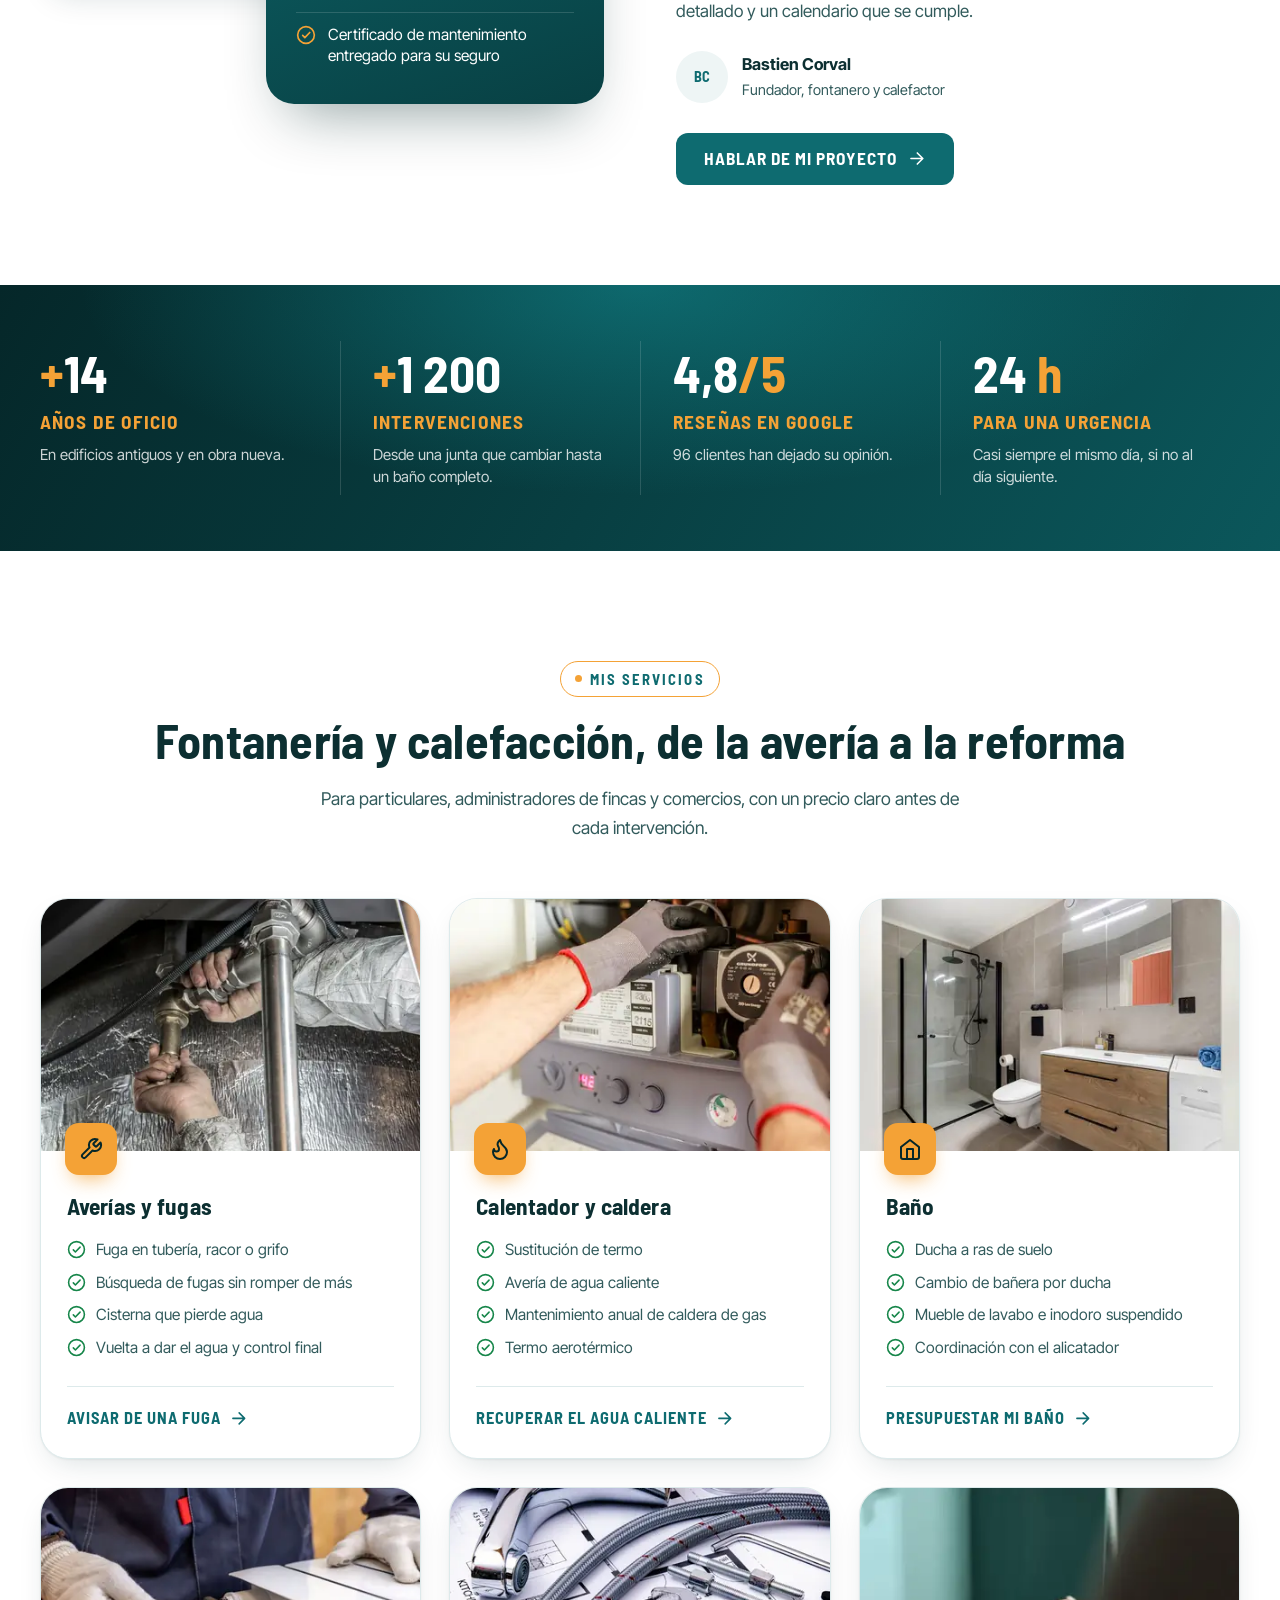
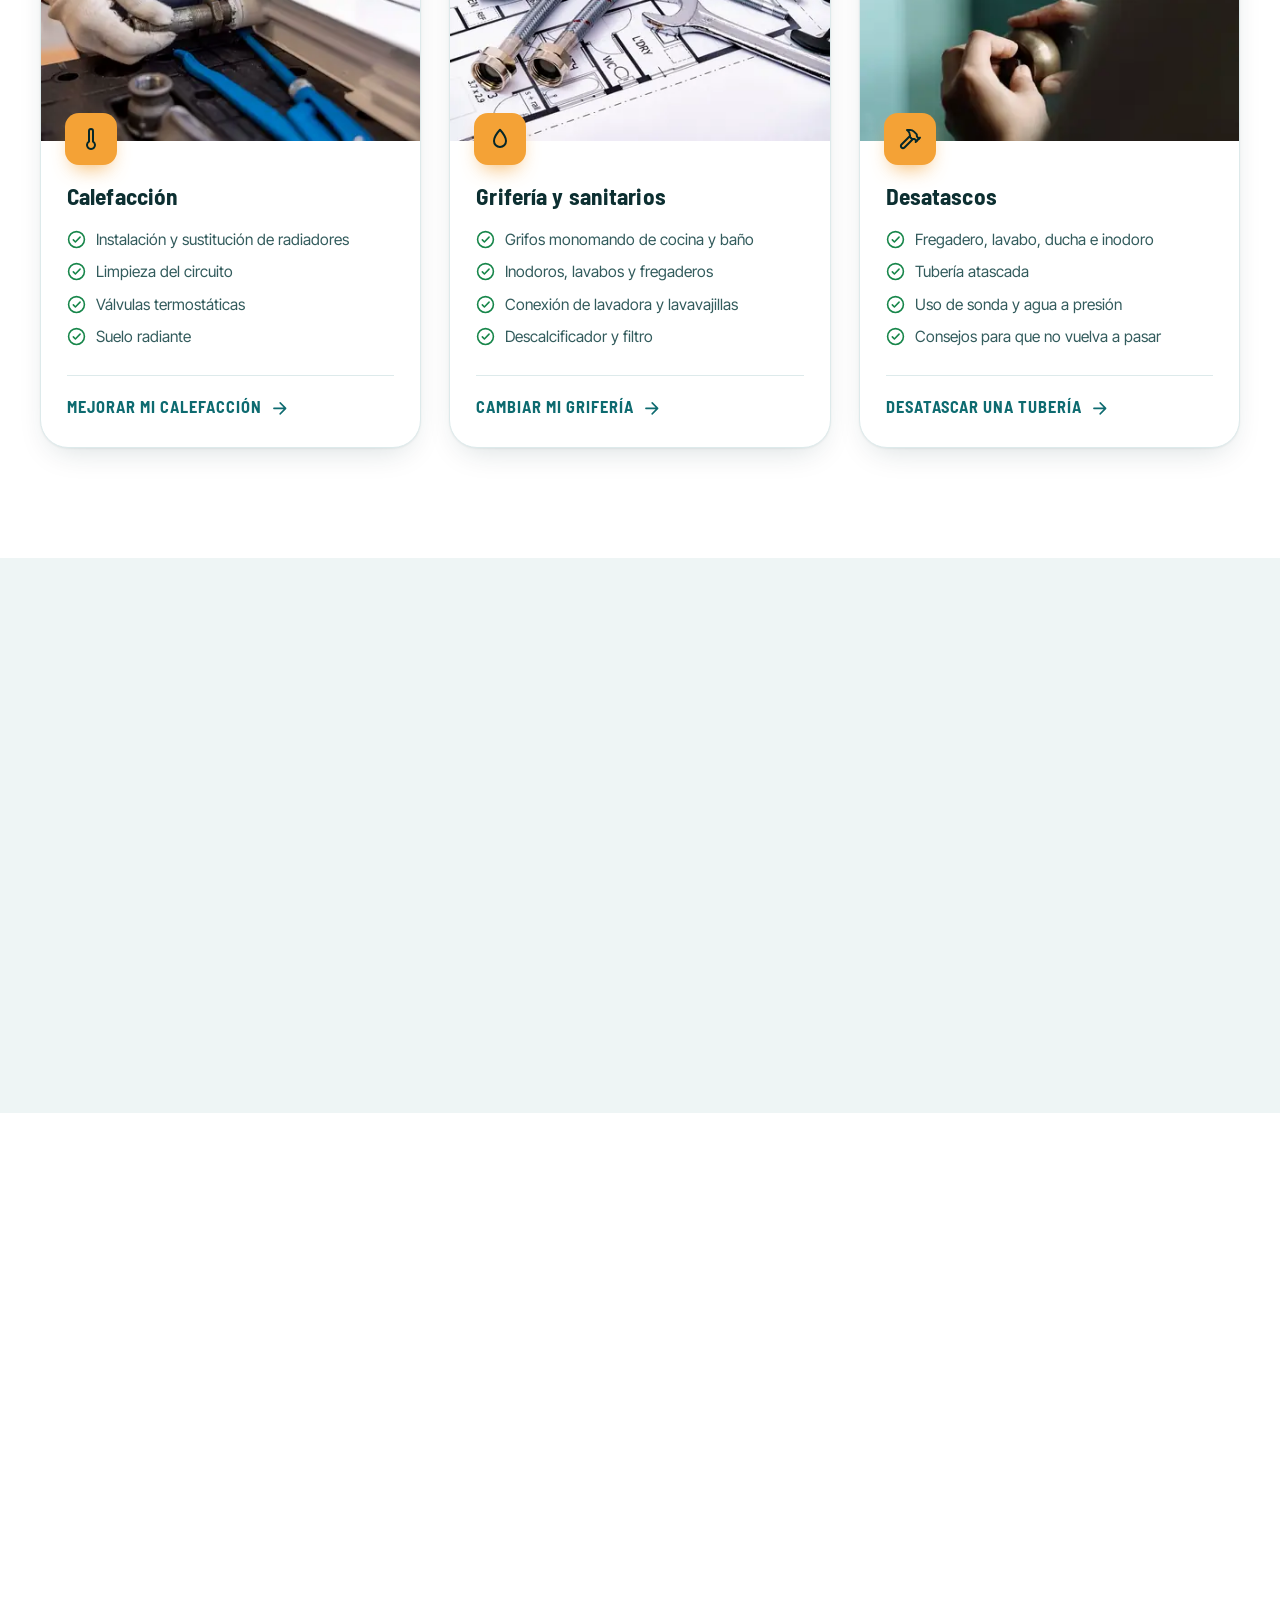
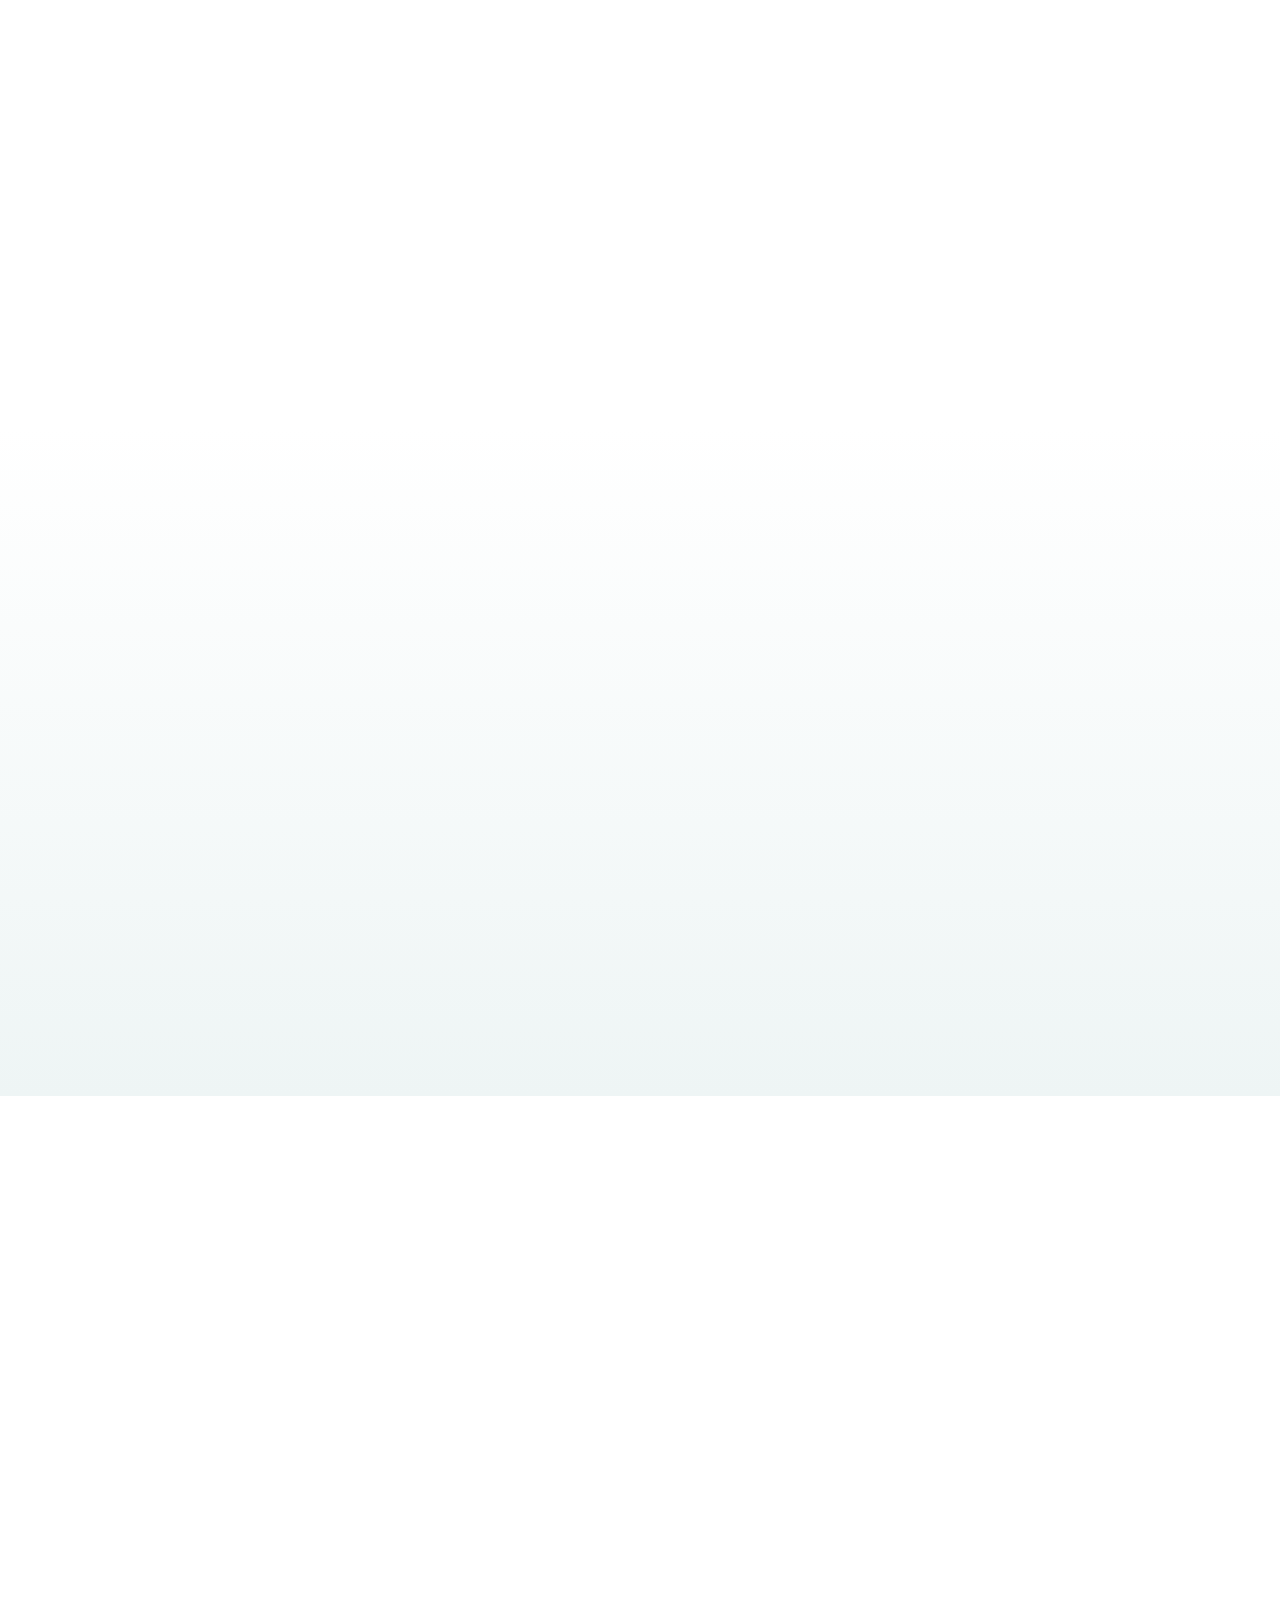
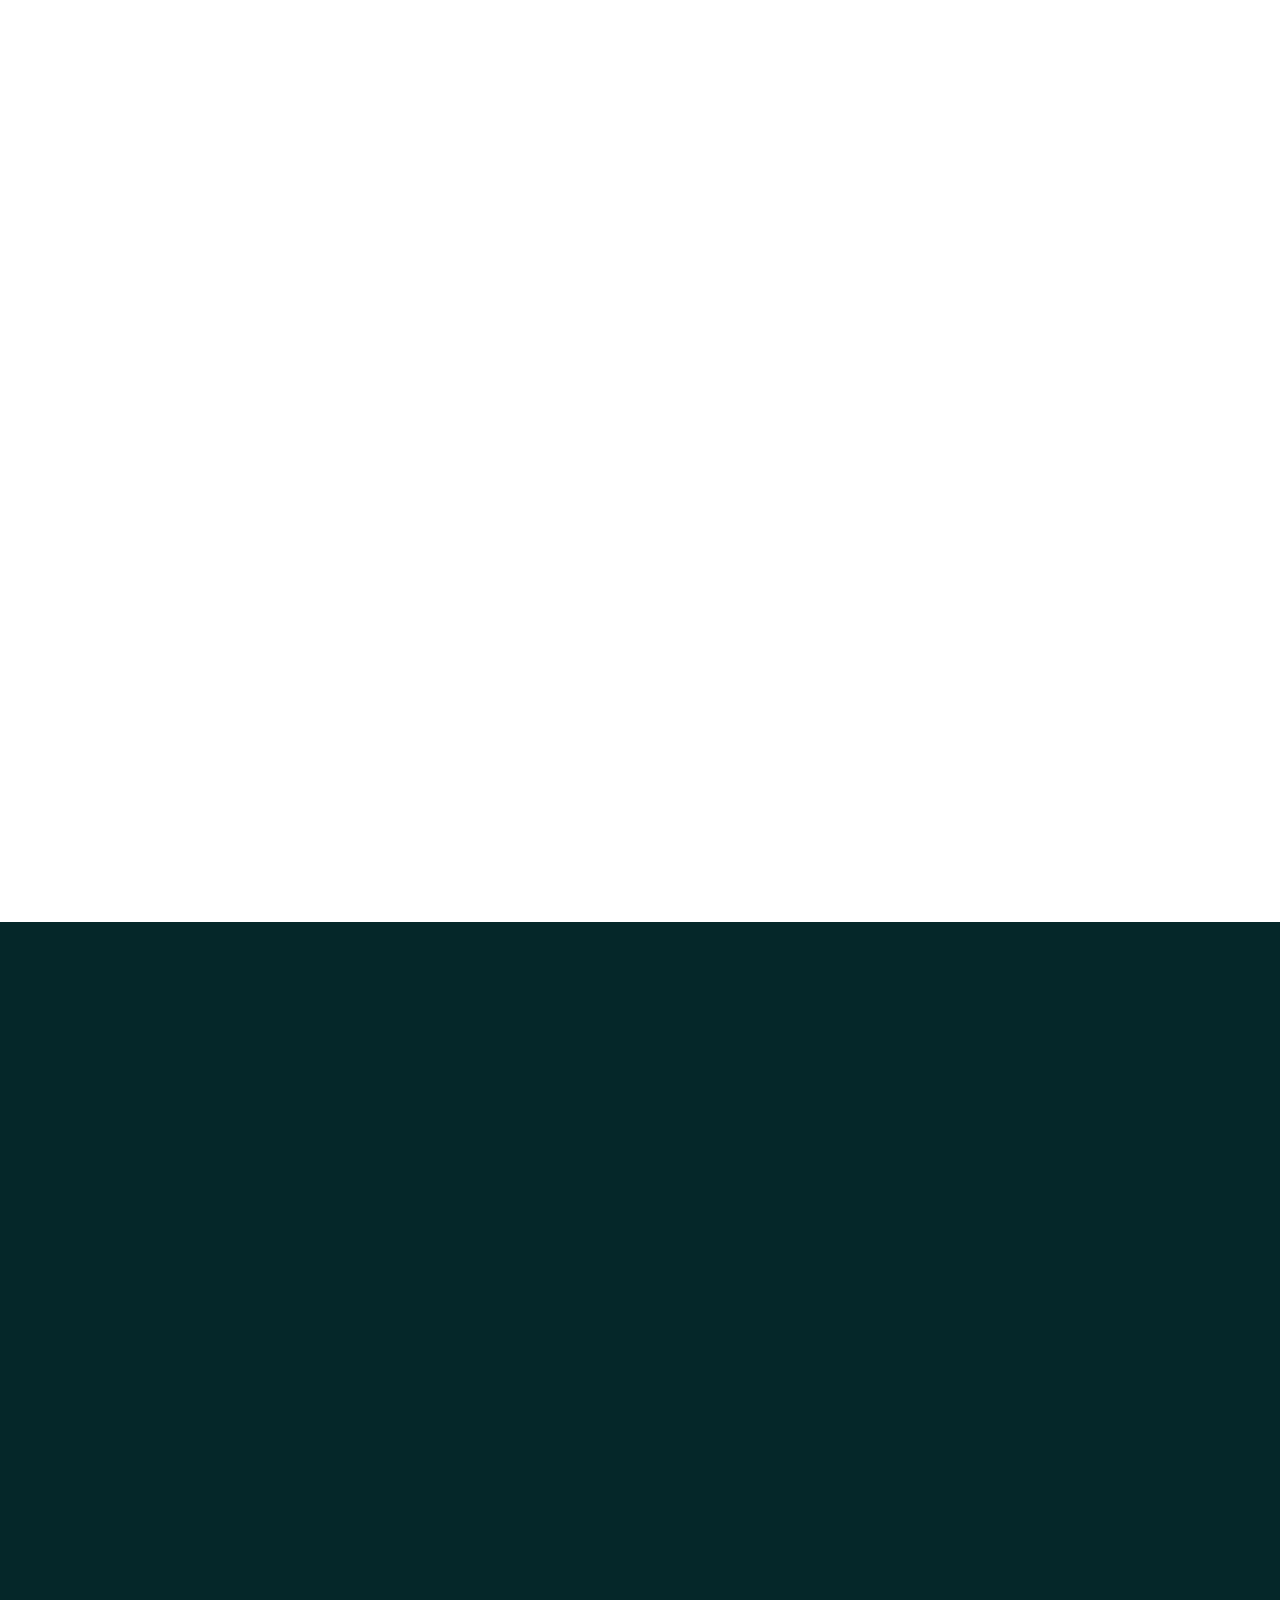
<file: es.html>
<!doctype html>
<html lang="es">
<head>
<meta charset="utf-8">
<meta name="viewport" content="width=device-width, initial-scale=1">
<meta name="robots" content="noindex, nofollow">
<title>Fontanero en Lyon y su área metropolitana | Corval Plomberie</title>
<meta name="description" content="Fontanero en Lyon desde 2012: fugas, calentadores, baños, calefacción y desatascos. Un único interlocutor, precio anunciado antes de intervenir.">
<link rel="canonical" href="https://demo.orbitoile.fr/plombier/es.html">
<meta property="og:type" content="website">
<meta property="og:locale" content="es_ES">
<meta property="og:site_name" content="Corval Plomberie">
<meta property="og:title" content="Fontanero en Lyon y su área metropolitana | Corval Plomberie">
<meta property="og:description" content="Fontanero en Lyon desde 2012: fugas, calentadores, baños, calefacción y desatascos. Un único interlocutor, precio anunciado antes de intervenir.">
<meta property="og:url" content="https://demo.orbitoile.fr/plombier/es.html">
<meta property="og:image" content="https://demo.orbitoile.fr/plombier/og.jpg">
<meta property="og:image:width" content="1200">
<meta property="og:image:height" content="630">
<meta name="theme-color" content="#084043">
<link rel="icon" href="favicon.svg" type="image/svg+xml">
<link rel="preload" href="titres-700.woff2" as="font" type="font/woff2" crossorigin>
<link rel="preload" href="texte.woff2" as="font" type="font/woff2" crossorigin>
<link rel="preload" as="image" href="accueil-720.webp" imagesrcset="accueil-480.webp 480w, accueil-720.webp 720w, accueil-960.webp 960w" imagesizes="(max-width: 1080px) 92vw, 500px" fetchpriority="high">
<link rel="stylesheet" href="style.css?v=3a5a966f">
<link rel="stylesheet" href="demo.css">
</head>
<body>
<aside class="demo-bandeau" aria-label="Web de demostración"><span><b>Web de demostración de Orbitoile.</b> Corval Plomberie es una empresa ficticia.</span><a href="https://orbitoile.fr/es/">Quiero una web como esta</a></aside>
<svg class="sprite" aria-hidden="true"><symbol id="i-cle" viewBox="0 0 24 24"><path d="M14.7 6.3a1 1 0 0 0 0 1.4l1.6 1.6a1 1 0 0 0 1.4 0l3.77-3.77a6 6 0 0 1-7.94 7.94l-6.91 6.91a2.12 2.12 0 0 1-3-3l6.91-6.91a6 6 0 0 1 7.94-7.94z"/></symbol><symbol id="i-coche" viewBox="0 0 24 24"><circle cx="12" cy="12" r="10"/><path d="m8 12.5 2.6 2.6L16.5 9"/></symbol><symbol id="i-etoile" viewBox="0 0 24 24"><path d="m12 2 3.09 6.26L22 9.27l-5 4.87 1.18 6.88L12 17.77l-6.18 3.25L7 14.14 2 9.27l6.91-1.01z"/></symbol><symbol id="i-fermer" viewBox="0 0 24 24"><path d="M18 6 6 18M6 6l12 12"/></symbol><symbol id="i-flamme" viewBox="0 0 24 24"><path d="M8.5 14.5A2.5 2.5 0 0 0 11 12c0-1.38-.5-2-1-3-1.07-2.14-.22-4.05 2-6 .5 2.5 2 4.9 4 6.5 2 1.6 3 3.5 3 5.5a7 7 0 1 1-14 0c0-1.15.43-2.29 1-3a2.5 2.5 0 0 0 2.5 2.5z"/></symbol><symbol id="i-fleche" viewBox="0 0 24 24"><path d="M5 12h14M13 5l7 7-7 7"/></symbol><symbol id="i-goutte" viewBox="0 0 24 24"><path d="M12 2.7s6 6.4 6 11.3a6 6 0 0 1-12 0c0-4.9 6-11.3 6-11.3z"/></symbol><symbol id="i-horloge" viewBox="0 0 24 24"><circle cx="12" cy="12" r="10"/><path d="M12 6v6l4 2"/></symbol><symbol id="i-mail" viewBox="0 0 24 24"><rect x="2" y="4" width="20" height="16" rx="2"/><path d="m22 7-10 6L2 7"/></symbol><symbol id="i-maison" viewBox="0 0 24 24"><path d="m3 10 9-7 9 7v10a2 2 0 0 1-2 2H5a2 2 0 0 1-2-2z"/><path d="M9 22V12h6v10"/></symbol><symbol id="i-marteau" viewBox="0 0 24 24"><path d="m15 12-8.5 8.5a2.12 2.12 0 1 1-3-3L12 9"/><path d="M17.64 15 22 10.64"/><path d="m20.91 11.7-1.25-1.25c-.6-.6-.93-1.4-.93-2.25v-.86L16.01 4.6a5.56 5.56 0 0 0-3.94-1.64H9l.92.82A6.18 6.18 0 0 1 12 8.4v1.56l2 2h2.47l2.26 1.91"/></symbol><symbol id="i-menu" viewBox="0 0 24 24"><path d="M4 7h16M4 12h16M4 17h16"/></symbol><symbol id="i-repere" viewBox="0 0 24 24"><path d="M20 10c0 6-8 12-8 12s-8-6-8-12a8 8 0 0 1 16 0z"/><circle cx="12" cy="10" r="3"/></symbol><symbol id="i-tel" viewBox="0 0 24 24"><path d="M22 16.92v3a2 2 0 0 1-2.18 2 19.8 19.8 0 0 1-8.63-3.07 19.5 19.5 0 0 1-6-6A19.8 19.8 0 0 1 2.12 4.18 2 2 0 0 1 4.11 2h3a2 2 0 0 1 2 1.72c.13.96.36 1.9.7 2.81a2 2 0 0 1-.45 2.11L8.09 9.91a16 16 0 0 0 6 6l1.27-1.27a2 2 0 0 1 2.11-.45c.9.34 1.85.57 2.81.7A2 2 0 0 1 22 16.92z"/></symbol><symbol id="i-thermometre" viewBox="0 0 24 24"><path d="M14 4v10.54a4 4 0 1 1-4 0V4a2 2 0 0 1 4 0Z"/></symbol></svg>
<a class="lien-evitement" href="#contenu">Ir al contenido</a>
<div class="bandeau">
  <div class="conteneur">
    <ul>
      <li><svg class="ico" aria-hidden="true"><use href="#i-tel"/></svg><a href="tel:+33639985214">06 39 98 52 14</a></li>
      <li><svg class="ico" aria-hidden="true"><use href="#i-mail"/></svg><a href="mailto:contact@corval-plomberie.example">contact@corval-plomberie.example</a></li>
    </ul>
    <p><svg class="ico" aria-hidden="true"><use href="#i-horloge"/></svg>Lun. a sáb.: 7:30 a 19:00</p>
  </div>
</div>
<header class="entete">
  <div class="conteneur entete-carte">
    <a class="logo" href="#haut"><span class="logo-icone"><svg class="ico" aria-hidden="true"><use href="#i-goutte"/></svg></span><span class="logo-texte"><span class="logo-nom">Corval</span><span class="logo-metier">Fontanero calefactor</span></span></a>
    <nav class="nav-pc" aria-label="Menú principal"><ul><li><a href="#services">Servicios</a></li><li><a href="#apropos">Quién soy</a></li><li><a href="#realisations">Trabajos</a></li><li><a href="#avis">Reseñas</a></li><li><a href="#zones">Zonas</a></li><li><a href="#faq">Preguntas</a></li></ul></nav>
    <a class="btn btn-accent btn-devis" href="#contact">Presupuesto</a>
    <a class="appel-mobile" href="tel:+33639985214" aria-label="Llamar al 06 39 98 52 14"><svg class="ico" aria-hidden="true"><use href="#i-tel"/></svg></a>
    <details class="menu-mobile">
      <summary aria-label="Abrir el menú"><svg class="ico ico-ouvrir" aria-hidden="true"><use href="#i-menu"/></svg><svg class="ico ico-fermer" aria-hidden="true"><use href="#i-fermer"/></svg></summary>
      <nav class="menu-panneau" aria-label="Menú móvil">
        <ul><li><a href="#services">Servicios</a></li><li><a href="#apropos">Quién soy</a></li><li><a href="#realisations">Trabajos</a></li><li><a href="#avis">Opiniones de clientes</a></li><li><a href="#zones">Zonas de intervención</a></li><li><a href="#faq">Preguntas frecuentes</a></li></ul>
        <a class="btn btn-accent" href="#contact">Pedir mi presupuesto</a>
      </nav>
    </details>
  </div>
</header>
<main id="contenu">
<section class="heros" id="haut">
  <div class="conteneur heros-grille">
    <div>
      <p class="note"><span class="etoiles"><svg class="ico ico-plein" aria-hidden="true"><use href="#i-etoile"/></svg><svg class="ico ico-plein" aria-hidden="true"><use href="#i-etoile"/></svg><svg class="ico ico-plein" aria-hidden="true"><use href="#i-etoile"/></svg><svg class="ico ico-plein" aria-hidden="true"><use href="#i-etoile"/></svg><svg class="ico ico-plein" aria-hidden="true"><use href="#i-etoile"/></svg></span><span><strong>4,8/5 en Google</strong> · 96 reseñas</span></p>
      <h1>Su fontanero en <span>Lyon</span>, cuando lo necesita</h1>
      <p class="heros-texte">Me llamo Bastien Corval. Una fuga, un calentador averiado, un baño que reformar: voy yo mismo, le anuncio el precio antes de empezar y dejo todo limpio.</p>
      <div class="heros-actions">
        <a class="btn btn-accent" href="#contact">Pedir mi presupuesto<svg class="ico" aria-hidden="true"><use href="#i-fleche"/></svg></a>
        <a class="btn btn-ligne" href="tel:+33639985214"><svg class="ico" aria-hidden="true"><use href="#i-tel"/></svg>06 39 98 52 14</a>
      </div>
      <ul class="garanties"><li><svg class="ico" aria-hidden="true"><use href="#i-coche"/></svg>Garantía decenal</li><li><svg class="ico" aria-hidden="true"><use href="#i-coche"/></svg>Profesional del gas</li><li><svg class="ico" aria-hidden="true"><use href="#i-coche"/></svg>Qualibat</li></ul>
    </div>
    <div class="heros-visuel">
      <div class="heros-photo"><img src="accueil-720.webp" srcset="accueil-480.webp 480w, accueil-720.webp 720w, accueil-960.webp 960w" sizes="(max-width: 1080px) 92vw, 500px" width="720" height="900" alt="Bastien Corval, fontanero, curva un tubo de cobre en el taller" fetchpriority="high"></div>
      <div class="pastille pastille-haut"><strong>14 años</strong><small>de oficio en Lyon</small></div>
      <div class="pastille pastille-bas"><span class="pastille-ico"><svg class="ico" aria-hidden="true"><use href="#i-horloge"/></svg></span><span><strong>Precio anunciado antes</strong><small>Ningún cargo añadido en el lugar</small></span></div>
    </div>
  </div>
</section>
<div class="recouvre">
<section class="apropos" id="apropos">
  <div class="conteneur apropos-grille">
    <div class="apropos-visuel">
      <div class="apropos-photo"><img src="a-propos-820.webp" srcset="a-propos-520.webp 520w, a-propos-820.webp 820w" sizes="(max-width: 1080px) 92vw, 440px" width="820" height="820" alt="Apriete de un racor con llave en una obra" loading="lazy" decoding="async"></div>
      <div class="confiance">
        <p class="confiance-titre">¿Por qué confiar en mí?</p>
        <ul><li><svg class="ico" aria-hidden="true"><use href="#i-coche"/></svg><span>Un único interlocutor, de la primera llamada a la factura</span></li><li><svg class="ico" aria-hidden="true"><use href="#i-coche"/></svg><span>Precio anunciado antes de cualquier intervención</span></li><li><svg class="ico" aria-hidden="true"><use href="#i-coche"/></svg><span>Piezas de marcas conocidas, con garantía</span></li><li><svg class="ico" aria-hidden="true"><use href="#i-coche"/></svg><span>Protección de suelos y limpieza al final de la obra</span></li><li><svg class="ico" aria-hidden="true"><use href="#i-coche"/></svg><span>Certificado de mantenimiento entregado para su seguro</span></li></ul>
      </div>
    </div>
    <div class="apropos-texte">
      <span class="etiquette">Quién soy</span>
      <h2>Un fontanero de barrio, instalado en Lyon desde 2012</h2>
      <div class="experience"><b>+14</b><span><strong>Años de experiencia</strong>Más de 1.200 intervenciones en Lyon y su área metropolitana</span></div>
      <p>Aprendí el oficio con un artesano de la Croix-Rousse antes de establecerme por mi cuenta. Trabajo solo, con mis herramientas y mi furgoneta, y soy yo quien le atiende al teléfono.</p><p>Una fuga no avisa. Le digo enseguida si puedo ir, a qué hora y cuánto va a costar. Para trabajos más largos, como un baño, recibe un presupuesto detallado y un calendario que se cumple.</p>
      <div class="signature">
        <span class="signature-initiales" aria-hidden="true">BC</span>
        <span><b>Bastien Corval</b><span>Fundador, fontanero y calefactor</span></span>
      </div>
      <a class="btn btn-marque" href="#contact">Hablar de mi proyecto<svg class="ico" aria-hidden="true"><use href="#i-fleche"/></svg></a>
    </div>
  </div>
</section>
<section class="chiffres" aria-label="En cifras"><div class="conteneur"><ul><li><b><i>+</i>14</b><strong>Años de oficio</strong><span>En edificios antiguos y en obra nueva.</span></li><li><b><i>+</i>1 200</b><strong>Intervenciones</strong><span>Desde una junta que cambiar hasta un baño completo.</span></li><li><b>4,8<i>/5</i></b><strong>Reseñas en Google</strong><span>96 clientes han dejado su opinión.</span></li><li><b>24<i> h</i></b><strong>Para una urgencia</strong><span>Casi siempre el mismo día, si no al día siguiente.</span></li></ul></div></section>
<section class="services" id="services">
  <div class="conteneur">
    <div class="entete-section">
      <span class="etiquette">Mis servicios</span>
      <h2>Fontanería y calefacción, de la avería a la reforma</h2>
      <p class="intro">Para particulares, administradores de fincas y comercios, con un precio claro antes de cada intervención.</p>
    </div>
    <div class="services-grille">
<article class="carte">
  <div class="carte-photo"><img src="service-1-depannage-et-fuites-720.webp" srcset="service-1-depannage-et-fuites-420.webp 420w, service-1-depannage-et-fuites-720.webp 720w" sizes="(max-width: 860px) 92vw, (max-width: 1080px) 46vw, 380px" width="720" height="480" alt="Averías y fugas" loading="lazy" decoding="async"><span class="carte-ico"><svg class="ico" aria-hidden="true"><use href="#i-cle"/></svg></span></div>
  <div class="carte-corps">
    <h3>Averías y fugas</h3>
    <ul class="coches"><li><svg class="ico" aria-hidden="true"><use href="#i-coche"/></svg><span>Fuga en tubería, racor o grifo</span></li><li><svg class="ico" aria-hidden="true"><use href="#i-coche"/></svg><span>Búsqueda de fugas sin romper de más</span></li><li><svg class="ico" aria-hidden="true"><use href="#i-coche"/></svg><span>Cisterna que pierde agua</span></li><li><svg class="ico" aria-hidden="true"><use href="#i-coche"/></svg><span>Vuelta a dar el agua y control final</span></li></ul>
    <a class="carte-lien" href="#contact">Avisar de una fuga<svg class="ico" aria-hidden="true"><use href="#i-fleche"/></svg></a>
  </div>
</article><article class="carte">
  <div class="carte-photo"><img src="service-2-chauffe-eau-et-chaudiere-720.webp" srcset="service-2-chauffe-eau-et-chaudiere-420.webp 420w, service-2-chauffe-eau-et-chaudiere-720.webp 720w" sizes="(max-width: 860px) 92vw, (max-width: 1080px) 46vw, 380px" width="720" height="480" alt="Calentador y caldera" loading="lazy" decoding="async"><span class="carte-ico"><svg class="ico" aria-hidden="true"><use href="#i-flamme"/></svg></span></div>
  <div class="carte-corps">
    <h3>Calentador y caldera</h3>
    <ul class="coches"><li><svg class="ico" aria-hidden="true"><use href="#i-coche"/></svg><span>Sustitución de termo</span></li><li><svg class="ico" aria-hidden="true"><use href="#i-coche"/></svg><span>Avería de agua caliente</span></li><li><svg class="ico" aria-hidden="true"><use href="#i-coche"/></svg><span>Mantenimiento anual de caldera de gas</span></li><li><svg class="ico" aria-hidden="true"><use href="#i-coche"/></svg><span>Termo aerotérmico</span></li></ul>
    <a class="carte-lien" href="#contact">Recuperar el agua caliente<svg class="ico" aria-hidden="true"><use href="#i-fleche"/></svg></a>
  </div>
</article><article class="carte">
  <div class="carte-photo"><img src="service-3-salle-de-bain-720.webp" srcset="service-3-salle-de-bain-420.webp 420w, service-3-salle-de-bain-720.webp 720w" sizes="(max-width: 860px) 92vw, (max-width: 1080px) 46vw, 380px" width="720" height="480" alt="Baño" loading="lazy" decoding="async"><span class="carte-ico"><svg class="ico" aria-hidden="true"><use href="#i-maison"/></svg></span></div>
  <div class="carte-corps">
    <h3>Baño</h3>
    <ul class="coches"><li><svg class="ico" aria-hidden="true"><use href="#i-coche"/></svg><span>Ducha a ras de suelo</span></li><li><svg class="ico" aria-hidden="true"><use href="#i-coche"/></svg><span>Cambio de bañera por ducha</span></li><li><svg class="ico" aria-hidden="true"><use href="#i-coche"/></svg><span>Mueble de lavabo e inodoro suspendido</span></li><li><svg class="ico" aria-hidden="true"><use href="#i-coche"/></svg><span>Coordinación con el alicatador</span></li></ul>
    <a class="carte-lien" href="#contact">Presupuestar mi baño<svg class="ico" aria-hidden="true"><use href="#i-fleche"/></svg></a>
  </div>
</article><article class="carte">
  <div class="carte-photo"><img src="service-4-chauffage-720.webp" srcset="service-4-chauffage-420.webp 420w, service-4-chauffage-720.webp 720w" sizes="(max-width: 860px) 92vw, (max-width: 1080px) 46vw, 380px" width="720" height="480" alt="Calefacción" loading="lazy" decoding="async"><span class="carte-ico"><svg class="ico" aria-hidden="true"><use href="#i-thermometre"/></svg></span></div>
  <div class="carte-corps">
    <h3>Calefacción</h3>
    <ul class="coches"><li><svg class="ico" aria-hidden="true"><use href="#i-coche"/></svg><span>Instalación y sustitución de radiadores</span></li><li><svg class="ico" aria-hidden="true"><use href="#i-coche"/></svg><span>Limpieza del circuito</span></li><li><svg class="ico" aria-hidden="true"><use href="#i-coche"/></svg><span>Válvulas termostáticas</span></li><li><svg class="ico" aria-hidden="true"><use href="#i-coche"/></svg><span>Suelo radiante</span></li></ul>
    <a class="carte-lien" href="#contact">Mejorar mi calefacción<svg class="ico" aria-hidden="true"><use href="#i-fleche"/></svg></a>
  </div>
</article><article class="carte">
  <div class="carte-photo"><img src="service-5-robinetterie-et-sanitair-720.webp" srcset="service-5-robinetterie-et-sanitair-420.webp 420w, service-5-robinetterie-et-sanitair-720.webp 720w" sizes="(max-width: 860px) 92vw, (max-width: 1080px) 46vw, 380px" width="720" height="480" alt="Grifería y sanitarios" loading="lazy" decoding="async"><span class="carte-ico"><svg class="ico" aria-hidden="true"><use href="#i-goutte"/></svg></span></div>
  <div class="carte-corps">
    <h3>Grifería y sanitarios</h3>
    <ul class="coches"><li><svg class="ico" aria-hidden="true"><use href="#i-coche"/></svg><span>Grifos monomando de cocina y baño</span></li><li><svg class="ico" aria-hidden="true"><use href="#i-coche"/></svg><span>Inodoros, lavabos y fregaderos</span></li><li><svg class="ico" aria-hidden="true"><use href="#i-coche"/></svg><span>Conexión de lavadora y lavavajillas</span></li><li><svg class="ico" aria-hidden="true"><use href="#i-coche"/></svg><span>Descalcificador y filtro</span></li></ul>
    <a class="carte-lien" href="#contact">Cambiar mi grifería<svg class="ico" aria-hidden="true"><use href="#i-fleche"/></svg></a>
  </div>
</article><article class="carte">
  <div class="carte-photo"><img src="service-6-debouchage-720.webp" srcset="service-6-debouchage-420.webp 420w, service-6-debouchage-720.webp 720w" sizes="(max-width: 860px) 92vw, (max-width: 1080px) 46vw, 380px" width="720" height="480" alt="Desatascos" loading="lazy" decoding="async"><span class="carte-ico"><svg class="ico" aria-hidden="true"><use href="#i-marteau"/></svg></span></div>
  <div class="carte-corps">
    <h3>Desatascos</h3>
    <ul class="coches"><li><svg class="ico" aria-hidden="true"><use href="#i-coche"/></svg><span>Fregadero, lavabo, ducha e inodoro</span></li><li><svg class="ico" aria-hidden="true"><use href="#i-coche"/></svg><span>Tubería atascada</span></li><li><svg class="ico" aria-hidden="true"><use href="#i-coche"/></svg><span>Uso de sonda y agua a presión</span></li><li><svg class="ico" aria-hidden="true"><use href="#i-coche"/></svg><span>Consejos para que no vuelva a pasar</span></li></ul>
    <a class="carte-lien" href="#contact">Desatascar una tubería<svg class="ico" aria-hidden="true"><use href="#i-fleche"/></svg></a>
  </div>
</article>
    </div>
  </div>
</section>
<section class="etapes" aria-labelledby="titre-etapes">
  <div class="conteneur">
    <div class="entete-section">
      <span class="etiquette">Cómo funciona</span>
      <h2 id="titre-etapes">Cuatro pasos, ninguna sorpresa</h2>
    </div>
    <ol><li><h3>Usted me llama</h3><p>O rellena el formulario. Le devuelvo la llamada en menos de una hora durante el día.</p></li><li><h3>Le digo el precio</h3><p>Por teléfono para una avería, con presupuesto escrito para una obra.</p></li><li><h3>Intervengo</h3><p>A la hora acordada, con las piezas habituales en la furgoneta.</p></li><li><h3>Compruebo y limpio</h3><p>Pruebas delante de usted, lugar limpio, factura clara.</p></li></ol>
  </div>
</section>
<section class="realisations" id="realisations">
  <div class="conteneur">
    <div class="realisations-tete">
      <div>
        <span class="etiquette">Trabajos</span>
        <h2>Algunos baños recientes</h2>
      </div>
      <div>
        <p>Duchas, lavabos y reformas completas: una muestra de las últimas obras en Lyon y alrededores.</p>
        <a class="btn btn-accent" href="#contact">¿Un proyecto? Presupuesto gratis</a>
      </div>
    </div>
    <ul class="galerie galerie-6"><li><figure><img src="chantier-1-880.webp" srcset="chantier-1-520.webp 520w, chantier-1-880.webp 880w" sizes="(max-width: 860px) 92vw, 590px" width="880" height="660" alt="Doble lavabo, Lyon 6.º · Reforma completa" loading="lazy" decoding="async"><figcaption><b>Doble lavabo</b>Lyon 6.º · Reforma completa</figcaption></figure></li><li><figure><img src="chantier-2-640.webp" srcset="chantier-2-400.webp 400w, chantier-2-640.webp 640w" sizes="(max-width: 860px) 46vw, 290px" width="640" height="853" alt="Columna de ducha, Villeurbanne" loading="lazy" decoding="async"><figcaption><b>Columna de ducha</b>Villeurbanne</figcaption></figure></li><li><figure><img src="chantier-3-880.webp" srcset="chantier-3-520.webp 520w, chantier-3-880.webp 880w" sizes="(max-width: 860px) 46vw, 290px" width="880" height="660" alt="Ducha acristalada, Caluire-et-Cuire · Mueble a medida" loading="lazy" decoding="async"><figcaption><b>Ducha acristalada</b>Caluire-et-Cuire · Mueble a medida</figcaption></figure></li><li><figure><img src="chantier-4-880.webp" srcset="chantier-4-520.webp 520w, chantier-4-880.webp 880w" sizes="(max-width: 860px) 46vw, 290px" width="880" height="660" alt="Pequeño baño con ducha, Lyon 3.º" loading="lazy" decoding="async"><figcaption><b>Pequeño baño con ducha</b>Lyon 3.º</figcaption></figure></li><li><figure><img src="chantier-5-880.webp" srcset="chantier-5-520.webp 520w, chantier-5-880.webp 880w" sizes="(max-width: 860px) 46vw, 290px" width="880" height="660" alt="Ducha de esquina, Écully · Toallero eléctrico" loading="lazy" decoding="async"><figcaption><b>Ducha de esquina</b>Écully · Toallero eléctrico</figcaption></figure></li><li><figure><img src="chantier-6-880.webp" srcset="chantier-6-520.webp 520w, chantier-6-880.webp 880w" sizes="(max-width: 860px) 46vw, 290px" width="880" height="660" alt="Bañera y ducha, Tassin-la-Demi-Lune" loading="lazy" decoding="async"><figcaption><b>Bañera y ducha</b>Tassin-la-Demi-Lune</figcaption></figure></li></ul>
  </div>
</section>
<section class="avis" id="avis">
  <div class="conteneur">
    <div class="entete-section">
      <span class="etiquette">Opiniones de clientes</span>
      <h2>Lo que dicen mis clientes</h2>
    </div>
    <div class="avis-grille">
      <div class="avis-resume">
  <b>4,8</b>
  <span class="etoiles" role="img" aria-label="Nota de 4,8 sobre 5"><svg class="ico ico-plein" aria-hidden="true"><use href="#i-etoile"/></svg><svg class="ico ico-plein" aria-hidden="true"><use href="#i-etoile"/></svg><svg class="ico ico-plein" aria-hidden="true"><use href="#i-etoile"/></svg><svg class="ico ico-plein" aria-hidden="true"><use href="#i-etoile"/></svg><svg class="ico ico-plein" aria-hidden="true"><use href="#i-etoile"/></svg></span>
  <p>Nota media de 96 reseñas en Google.</p>
  <span class="demo-note">Nota y reseñas ficticias, escritas para la demostración.</span>
</div>
      <ul class="avis-cartes"><li class="av1">
  <span class="etoiles" role="img" aria-label="5 estrellas sobre 5"><svg class="ico ico-plein" aria-hidden="true"><use href="#i-etoile"/></svg><svg class="ico ico-plein" aria-hidden="true"><use href="#i-etoile"/></svg><svg class="ico ico-plein" aria-hidden="true"><use href="#i-etoile"/></svg><svg class="ico ico-plein" aria-hidden="true"><use href="#i-etoile"/></svg><svg class="ico ico-plein" aria-hidden="true"><use href="#i-etoile"/></svg></span>
  <blockquote>Una fuga bajo el fregadero un domingo por la noche. Me devolvió la llamada enseguida, vino el lunes a las 8 y en una hora estaba todo arreglado, al precio anunciado.</blockquote>
  <div class="auteur"><span class="auteur-initiale" aria-hidden="true">N</span><span><b>Nadia R.</b><span>Lyon 7.º</span></span></div>
</li><li class="av2">
  <span class="etoiles" role="img" aria-label="5 estrellas sobre 5"><svg class="ico ico-plein" aria-hidden="true"><use href="#i-etoile"/></svg><svg class="ico ico-plein" aria-hidden="true"><use href="#i-etoile"/></svg><svg class="ico ico-plein" aria-hidden="true"><use href="#i-etoile"/></svg><svg class="ico ico-plein" aria-hidden="true"><use href="#i-etoile"/></svg><svg class="ico ico-plein" aria-hidden="true"><use href="#i-etoile"/></svg></span>
  <blockquote>Termo sustituido en el día. Explicaciones claras, se llevó el termo viejo y no dejó nada que limpiar.</blockquote>
  <div class="auteur"><span class="auteur-initiale" aria-hidden="true">O</span><span><b>Olivier T.</b><span>Villeurbanne</span></span></div>
</li><li class="av3">
  <span class="etoiles" role="img" aria-label="5 estrellas sobre 5"><svg class="ico ico-plein" aria-hidden="true"><use href="#i-etoile"/></svg><svg class="ico ico-plein" aria-hidden="true"><use href="#i-etoile"/></svg><svg class="ico ico-plein" aria-hidden="true"><use href="#i-etoile"/></svg><svg class="ico ico-plein" aria-hidden="true"><use href="#i-etoile"/></svg><svg class="ico ico-plein" aria-hidden="true"><use href="#i-etoile"/></svg></span>
  <blockquote>Baño reformado en diez días, como estaba previsto. Coordinó al alicatador y nos mantuvo informados cada tarde.</blockquote>
  <div class="auteur"><span class="auteur-initiale" aria-hidden="true">C</span><span><b>Camille y Hugo</b><span>Caluire-et-Cuire</span></span></div>
</li></ul>
    </div>
  </div>
</section>
<section class="zones" id="zones">
  <div class="conteneur">
    <div class="entete-section">
      <span class="etiquette">Zonas de intervención</span>
      <h2>Fontanero en Lyon y su área metropolitana</h2>
      <p class="intro">Intervengo en todo Lyon y los municipios vecinos, de urgencia o con cita previa.</p>
    </div>
    <div class="zones-grille">
      <div class="zone"><h3><svg class="ico" aria-hidden="true"><use href="#i-repere"/></svg>Lyon</h3><ul><li>Lyon 1.º</li><li>Lyon 2.º</li><li>Lyon 3.º</li><li>Lyon 4.º</li><li>Lyon 5.º</li><li>Lyon 6.º</li><li>Lyon 7.º</li><li>Lyon 8.º</li><li>Lyon 9.º</li></ul></div><div class="zone"><h3><svg class="ico" aria-hidden="true"><use href="#i-repere"/></svg>Oeste de Lyon</h3><ul><li>Écully</li><li>Tassin-la-Demi-Lune</li><li>Champagne-au-Mont-d’Or</li><li>Dardilly</li><li>Limonest</li></ul></div><div class="zone"><h3><svg class="ico" aria-hidden="true"><use href="#i-repere"/></svg>Este de Lyon</h3><ul><li>Villeurbanne</li><li>Bron</li><li>Vaulx-en-Velin</li><li>Décines-Charpieu</li><li>Saint-Priest</li></ul></div><div class="zone"><h3><svg class="ico" aria-hidden="true"><use href="#i-repere"/></svg>Norte</h3><ul><li>Caluire-et-Cuire</li><li>Rillieux-la-Pape</li><li>Fontaines-sur-Saône</li><li>Neuville-sur-Saône</li></ul></div><div class="zone"><h3><svg class="ico" aria-hidden="true"><use href="#i-repere"/></svg>Sur</h3><ul><li>Vénissieux</li><li>Oullins-Pierre-Bénite</li><li>Saint-Fons</li><li>Sainte-Foy-lès-Lyon</li><li>Saint-Genis-Laval</li></ul></div>
      <div class="zone zone-appel"><h3>¿Su municipio no aparece?</h3><p>Llámeme: le digo enseguida si puedo ir en buenas condiciones.</p><a class="btn btn-accent" href="tel:+33639985214"><svg class="ico" aria-hidden="true"><use href="#i-tel"/></svg>06 39 98 52 14</a></div>
    </div>
  </div>
</section>
<section class="faq" id="faq">
  <div class="conteneur">
    <div class="entete-section">
      <span class="etiquette">Preguntas frecuentes</span>
      <h2>Sus preguntas, mis respuestas</h2>
    </div>
    <div class="faq-grille"><div><details><summary>¿Cuánto cuesta una reparación?</summary><p>Le doy un precio por teléfono en cuanto me describe el problema, desplazamiento incluido. Si la situación en el lugar es distinta, se lo digo antes de empezar.</p></details><details><summary>¿Viene por la tarde y los fines de semana?</summary><p>Puede localizarme de lunes a sábado. Para una fuga importante fuera de este horario, deje un mensaje: le llamo en cuanto pueda y le explico cómo cerrar el agua mientras tanto.</p></details><details><summary>¿Qué hago mientras llega?</summary><p>Cierre la llave general del agua, normalmente cerca del contador, y la electricidad si el agua toca un enchufe o un aparato. Haga una foto, me ayuda a venir con la pieza adecuada.</p></details></div><div><details><summary>¿Sus trabajos tienen garantía?</summary><p>Sí. Mis obras están cubiertas por una garantía decenal y un seguro de responsabilidad civil profesional. Los certificados se envían a petición.</p></details><details><summary>¿Hace el mantenimiento de calderas de gas?</summary><p>Sí. El mantenimiento anual incluye la limpieza, los ajustes y los controles de seguridad. Recibe el certificado que pide su aseguradora.</p></details><details><summary>¿Hace baños completos?</summary><p>Sí. Me encargo de la fontanería y coordino al alicatador y al electricista con los que trabajo habitualmente. Usted mantiene un único interlocutor.</p></details></div></div>
  </div>
</section>
<section class="contact" id="contact">
  <div class="contact-fond"><img src="contact-fond-960.webp" srcset="contact-fond-960.webp 960w, contact-fond-1440.webp 1440w" sizes="100vw" width="960" height="540" alt="" loading="lazy" decoding="async"></div>
  <div class="conteneur contact-grille">
    <div class="contact-texte">
      <span class="etiquette etiquette-claire">Contacto y presupuesto</span>
      <h2>¿Una fuga, un proyecto? Hablemos</h2>
      <p>Describa lo que necesita en pocas palabras. Le llamo enseguida para darle un precio y una franja horaria.</p>
      <ul class="contact-points"><li><svg class="ico" aria-hidden="true"><use href="#i-coche"/></svg>Llamada en menos de una hora durante el día</li><li><svg class="ico" aria-hidden="true"><use href="#i-coche"/></svg>Precio anunciado antes de ir</li><li><svg class="ico" aria-hidden="true"><use href="#i-coche"/></svg>Presupuesto gratis para obras</li></ul>
      <a class="btn btn-accent" href="tel:+33639985214"><svg class="ico" aria-hidden="true"><use href="#i-tel"/></svg>Llamar al 06 39 98 52 14</a>
    </div>
    <form class="formulaire" action="#contact" method="get" data-email="contact@corval-plomberie.example" data-tel="06 39 98 52 14" data-cle="">
<p class="demo-note demo-note-form">Formulario de demostración: no se envía ni se guarda nada.</p>
      <h3>Describa su proyecto</h3>
      
      <input type="checkbox" name="botcheck" hidden>
      <div class="champs">
        <div class="champ"><label for="f-nom">Nombre y apellidos</label><input id="f-nom" name="nom" autocomplete="name" required></div>
        <div class="champ"><label for="f-tel">Teléfono</label><input id="f-tel" name="telephone" type="tel" autocomplete="tel" required></div>
        <div class="champ"><label for="f-mail">Correo electrónico</label><input id="f-mail" name="email" type="email" autocomplete="email"></div>
        <div class="champ"><label for="f-ville">Municipio</label><input id="f-ville" name="commune" autocomplete="address-level2"></div>
        <div class="champ champ-large"><label for="f-besoin">Tipo de necesidad</label><select id="f-besoin" name="besoin"><option>Fuga o avería</option><option>Calentador o caldera</option><option>Baño</option><option>Calefacción</option><option>Grifería o sanitarios</option><option>Desatascos</option><option>Otra solicitud</option></select></div>
        <div class="champ champ-large"><label for="f-msg">Su mensaje</label><textarea id="f-msg" name="message" rows="4"></textarea></div>
      </div>
      <button class="btn btn-accent" type="submit">Enviar mi solicitud<svg class="ico" aria-hidden="true"><use href="#i-fleche"/></svg></button>
      <p class="etat" role="status"></p>
      <p class="rgpd">Sus datos solo sirven para responder a su solicitud. <a href="privacidad.html">Privacidad</a></p>
    </form>
  </div>
</section>
</div>
</main>
<footer class="pied">
  <div class="conteneur">
    <div class="pied-infos">
      <div><span class="pastille-ico"><svg class="ico" aria-hidden="true"><use href="#i-repere"/></svg></span><span><b>Zona de intervención</b><span>Lyon y el área metropolitana de Lyon</span></span></div>
      <a href="tel:+33639985214"><span class="pastille-ico"><svg class="ico" aria-hidden="true"><use href="#i-tel"/></svg></span><span><b>Teléfono</b><span>06 39 98 52 14</span></span></a>
      <a href="mailto:contact@corval-plomberie.example"><span class="pastille-ico"><svg class="ico" aria-hidden="true"><use href="#i-mail"/></svg></span><span><b>Correo electrónico</b><span>contact@corval-plomberie.example</span></span></a>
    </div>
    <div class="pied-colonnes">
      <div><a class="logo" href="#haut"><span class="logo-icone"><svg class="ico" aria-hidden="true"><use href="#i-goutte"/></svg></span><span class="logo-texte"><span class="logo-nom">Corval</span><span class="logo-metier">Fontanero calefactor</span></span></a><p>Fontanero en Lyon desde 2012: fugas, calentadores, baños, calefacción y desatascos. Un único interlocutor, precio anunciado antes de intervenir.</p></div>
      <div><h3>Servicios</h3><ul><li><a href="#services">Averías y fugas</a></li><li><a href="#services">Calentador y caldera</a></li><li><a href="#services">Baño</a></li><li><a href="#services">Calefacción</a></li><li><a href="#services">Grifería y sanitarios</a></li><li><a href="#services">Desatascos</a></li></ul></div>
      <div><h3>Zonas</h3><ul><li><a href="#zones">Lyon 1.º</a></li><li><a href="#zones">Lyon 2.º</a></li><li><a href="#zones">Lyon 3.º</a></li><li><a href="#zones">Lyon 4.º</a></li><li><a href="#zones">Lyon 5.º</a></li><li><a href="#zones">Lyon 6.º</a></li></ul></div>
      <div><h3>Información</h3><ul><li><a href="#apropos">Quién soy</a></li><li><a href="#contact">Pedir presupuesto</a></li><li><a href="#faq">Preguntas frecuentes</a></li><li><a href="aviso-legal.html">Aviso legal</a></li><li><a href="privacidad.html">Privacidad</a></li></ul></div>
    </div>
    <div class="pied-bas">
      <span>© 2026 Corval Plomberie · Web sin cookies</span>
      
      <a href="https://orbitoile.fr/es/">Web creada por Orbitoile</a>
    </div>
  </div>
</footer>
<div class="barre-mobile">
  <a class="btn btn-marque" href="tel:+33639985214"><svg class="ico" aria-hidden="true"><use href="#i-tel"/></svg>Llamar</a>
  <a class="btn btn-accent" href="#contact">Presupuesto</a>
</div>
<script src="demo.js" defer></script>
<script src="site.js?v=4be8514f" defer></script>
</body>
</html>
</file>
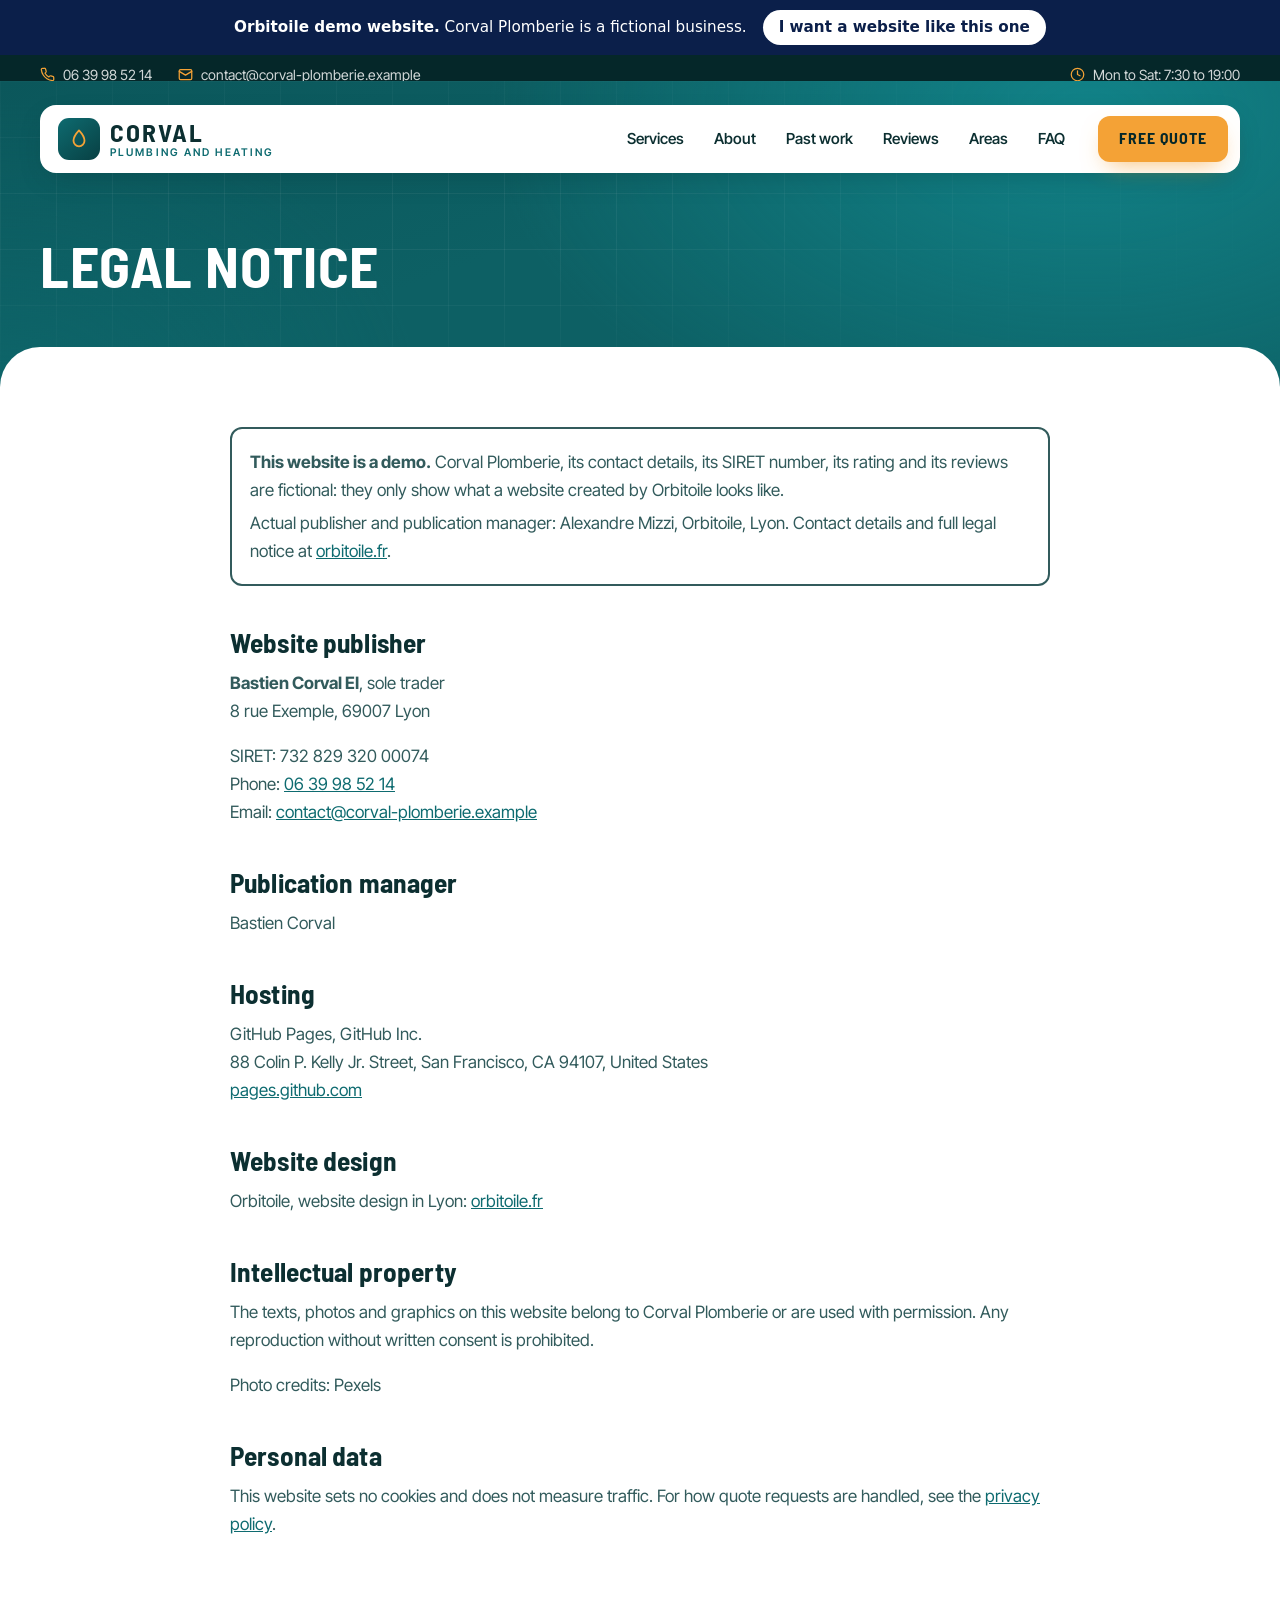
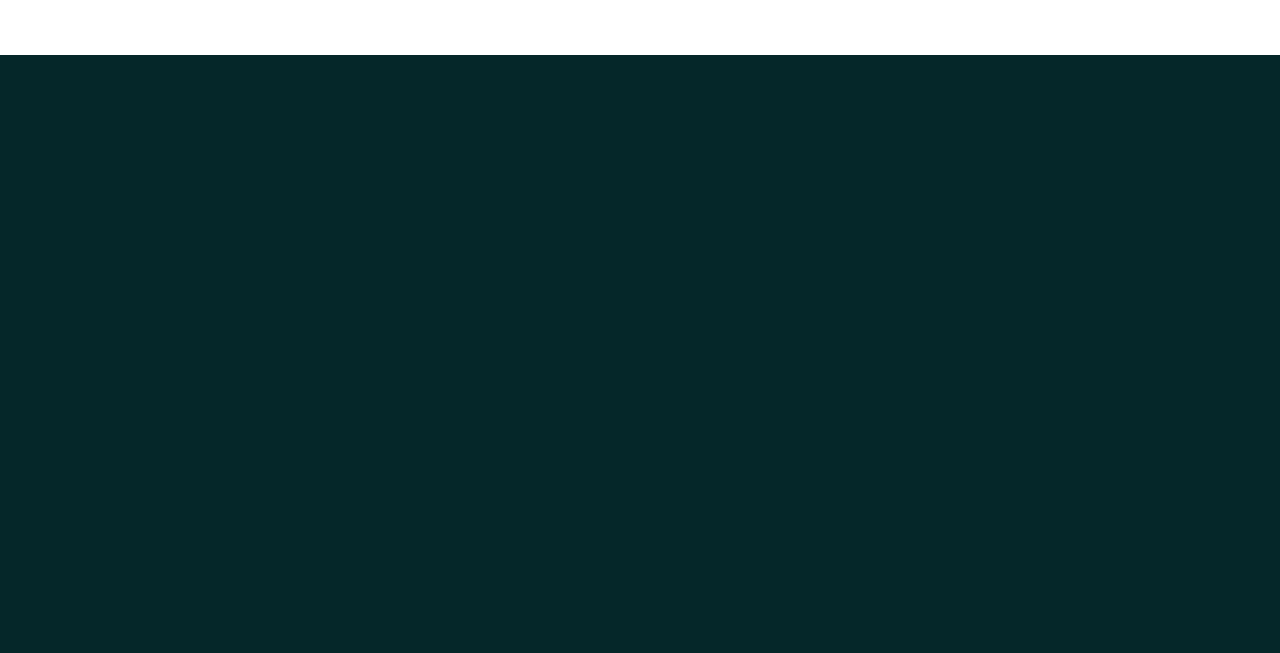
<file: legal-notice.html>
<!doctype html>
<html lang="en">
<head>
<meta charset="utf-8">
<meta name="viewport" content="width=device-width, initial-scale=1">
<meta name="robots" content="noindex, nofollow">
<title>Legal notice | Corval Plomberie</title>
<meta name="description" content="Legal notice of the Corval Plomberie website.">
<meta name="theme-color" content="#084043">
<link rel="icon" href="favicon.svg" type="image/svg+xml">
<link rel="preload" href="titres-700.woff2" as="font" type="font/woff2" crossorigin>
<link rel="preload" href="texte.woff2" as="font" type="font/woff2" crossorigin>
<link rel="stylesheet" href="style.css?v=3a5a966f">
<link rel="stylesheet" href="demo.css">
</head>
<body class="page-simple">
<aside class="demo-bandeau" aria-label="Demo website"><span><b>Orbitoile demo website.</b> Corval Plomberie is a fictional business.</span><a href="https://orbitoile.fr/en/">I want a website like this one</a></aside>
<svg class="sprite" aria-hidden="true"><symbol id="i-cle" viewBox="0 0 24 24"><path d="M14.7 6.3a1 1 0 0 0 0 1.4l1.6 1.6a1 1 0 0 0 1.4 0l3.77-3.77a6 6 0 0 1-7.94 7.94l-6.91 6.91a2.12 2.12 0 0 1-3-3l6.91-6.91a6 6 0 0 1 7.94-7.94z"/></symbol><symbol id="i-coche" viewBox="0 0 24 24"><circle cx="12" cy="12" r="10"/><path d="m8 12.5 2.6 2.6L16.5 9"/></symbol><symbol id="i-etoile" viewBox="0 0 24 24"><path d="m12 2 3.09 6.26L22 9.27l-5 4.87 1.18 6.88L12 17.77l-6.18 3.25L7 14.14 2 9.27l6.91-1.01z"/></symbol><symbol id="i-fermer" viewBox="0 0 24 24"><path d="M18 6 6 18M6 6l12 12"/></symbol><symbol id="i-flamme" viewBox="0 0 24 24"><path d="M8.5 14.5A2.5 2.5 0 0 0 11 12c0-1.38-.5-2-1-3-1.07-2.14-.22-4.05 2-6 .5 2.5 2 4.9 4 6.5 2 1.6 3 3.5 3 5.5a7 7 0 1 1-14 0c0-1.15.43-2.29 1-3a2.5 2.5 0 0 0 2.5 2.5z"/></symbol><symbol id="i-fleche" viewBox="0 0 24 24"><path d="M5 12h14M13 5l7 7-7 7"/></symbol><symbol id="i-goutte" viewBox="0 0 24 24"><path d="M12 2.7s6 6.4 6 11.3a6 6 0 0 1-12 0c0-4.9 6-11.3 6-11.3z"/></symbol><symbol id="i-horloge" viewBox="0 0 24 24"><circle cx="12" cy="12" r="10"/><path d="M12 6v6l4 2"/></symbol><symbol id="i-mail" viewBox="0 0 24 24"><rect x="2" y="4" width="20" height="16" rx="2"/><path d="m22 7-10 6L2 7"/></symbol><symbol id="i-maison" viewBox="0 0 24 24"><path d="m3 10 9-7 9 7v10a2 2 0 0 1-2 2H5a2 2 0 0 1-2-2z"/><path d="M9 22V12h6v10"/></symbol><symbol id="i-marteau" viewBox="0 0 24 24"><path d="m15 12-8.5 8.5a2.12 2.12 0 1 1-3-3L12 9"/><path d="M17.64 15 22 10.64"/><path d="m20.91 11.7-1.25-1.25c-.6-.6-.93-1.4-.93-2.25v-.86L16.01 4.6a5.56 5.56 0 0 0-3.94-1.64H9l.92.82A6.18 6.18 0 0 1 12 8.4v1.56l2 2h2.47l2.26 1.91"/></symbol><symbol id="i-menu" viewBox="0 0 24 24"><path d="M4 7h16M4 12h16M4 17h16"/></symbol><symbol id="i-repere" viewBox="0 0 24 24"><path d="M20 10c0 6-8 12-8 12s-8-6-8-12a8 8 0 0 1 16 0z"/><circle cx="12" cy="10" r="3"/></symbol><symbol id="i-tel" viewBox="0 0 24 24"><path d="M22 16.92v3a2 2 0 0 1-2.18 2 19.8 19.8 0 0 1-8.63-3.07 19.5 19.5 0 0 1-6-6A19.8 19.8 0 0 1 2.12 4.18 2 2 0 0 1 4.11 2h3a2 2 0 0 1 2 1.72c.13.96.36 1.9.7 2.81a2 2 0 0 1-.45 2.11L8.09 9.91a16 16 0 0 0 6 6l1.27-1.27a2 2 0 0 1 2.11-.45c.9.34 1.85.57 2.81.7A2 2 0 0 1 22 16.92z"/></symbol><symbol id="i-thermometre" viewBox="0 0 24 24"><path d="M14 4v10.54a4 4 0 1 1-4 0V4a2 2 0 0 1 4 0Z"/></symbol></svg>
<a class="lien-evitement" href="#contenu">Skip to content</a>
<div class="bandeau">
  <div class="conteneur">
    <ul>
      <li><svg class="ico" aria-hidden="true"><use href="#i-tel"/></svg><a href="tel:+33639985214">06 39 98 52 14</a></li>
      <li><svg class="ico" aria-hidden="true"><use href="#i-mail"/></svg><a href="mailto:contact@corval-plomberie.example">contact@corval-plomberie.example</a></li>
    </ul>
    <p><svg class="ico" aria-hidden="true"><use href="#i-horloge"/></svg>Mon to Sat: 7:30 to 19:00</p>
  </div>
</div>
<header class="entete">
  <div class="conteneur entete-carte">
    <a class="logo" href="en.html"><span class="logo-icone"><svg class="ico" aria-hidden="true"><use href="#i-goutte"/></svg></span><span class="logo-texte"><span class="logo-nom">Corval</span><span class="logo-metier">Plumbing and heating</span></span></a>
    <nav class="nav-pc" aria-label="Main menu"><ul><li><a href="en.html#services">Services</a></li><li><a href="en.html#apropos">About</a></li><li><a href="en.html#realisations">Past work</a></li><li><a href="en.html#avis">Reviews</a></li><li><a href="en.html#zones">Areas</a></li><li><a href="en.html#faq">FAQ</a></li></ul></nav>
    <a class="btn btn-accent btn-devis" href="en.html#contact">Free quote</a>
    <a class="appel-mobile" href="tel:+33639985214" aria-label="Call 06 39 98 52 14"><svg class="ico" aria-hidden="true"><use href="#i-tel"/></svg></a>
    <details class="menu-mobile">
      <summary aria-label="Open the menu"><svg class="ico ico-ouvrir" aria-hidden="true"><use href="#i-menu"/></svg><svg class="ico ico-fermer" aria-hidden="true"><use href="#i-fermer"/></svg></summary>
      <nav class="menu-panneau" aria-label="Mobile menu">
        <ul><li><a href="en.html#services">Services</a></li><li><a href="en.html#apropos">About</a></li><li><a href="en.html#realisations">Past work</a></li><li><a href="en.html#avis">Customer reviews</a></li><li><a href="en.html#zones">Service areas</a></li><li><a href="en.html#faq">Frequently asked questions</a></li></ul>
        <a class="btn btn-accent" href="en.html#contact">Request my quote</a>
      </nav>
    </details>
  </div>
</header>
<main id="contenu">
<section class="heros" id="haut"><div class="conteneur"><h1>Legal notice</h1></div></section>
<div class="recouvre"><section class="texte-legal"><div class="conteneur"><div class="demo-encart"><p><strong>This website is a demo.</strong> Corval Plomberie, its contact details, its SIRET number, its rating and its reviews are fictional: they only show what a website created by Orbitoile looks like.</p><p>Actual publisher and publication manager: Alexandre Mizzi, Orbitoile, Lyon. Contact details and full legal notice at <a href="https://orbitoile.fr/en/">orbitoile.fr</a>.</p></div><h2>Website publisher</h2><p><strong>Bastien Corval EI</strong>, sole trader<br>8 rue Exemple, 69007 Lyon</p><p>SIRET: 732 829 320 00074<br>Phone: <a href="tel:+33639985214">06 39 98 52 14</a><br>Email: <a href="mailto:contact@corval-plomberie.example">contact@corval-plomberie.example</a></p><h2>Publication manager</h2><p>Bastien Corval</p><h2>Hosting</h2><p>GitHub Pages, GitHub Inc.<br>88 Colin P. Kelly Jr. Street, San Francisco, CA 94107, United States<br><a href="https://pages.github.com">pages.github.com</a></p><h2>Website design</h2><p>Orbitoile, website design in Lyon: <a href="https://orbitoile.fr/en/">orbitoile.fr</a></p><h2>Intellectual property</h2><p>The texts, photos and graphics on this website belong to Corval Plomberie or are used with permission. Any reproduction without written consent is prohibited.</p><p>Photo credits: Pexels</p><h2>Personal data</h2><p>This website sets no cookies and does not measure traffic. For how quote requests are handled, see the <a href="privacy.html">privacy policy</a>.</p></div></section></div>
</main>
<footer class="pied">
  <div class="conteneur">
    <div class="pied-infos">
      <div><span class="pastille-ico"><svg class="ico" aria-hidden="true"><use href="#i-repere"/></svg></span><span><b>Service area</b><span>Lyon and the Lyon metropolitan area</span></span></div>
      <a href="tel:+33639985214"><span class="pastille-ico"><svg class="ico" aria-hidden="true"><use href="#i-tel"/></svg></span><span><b>Phone</b><span>06 39 98 52 14</span></span></a>
      <a href="mailto:contact@corval-plomberie.example"><span class="pastille-ico"><svg class="ico" aria-hidden="true"><use href="#i-mail"/></svg></span><span><b>Email</b><span>contact@corval-plomberie.example</span></span></a>
    </div>
    <div class="pied-colonnes">
      <div><a class="logo" href="en.html"><span class="logo-icone"><svg class="ico" aria-hidden="true"><use href="#i-goutte"/></svg></span><span class="logo-texte"><span class="logo-nom">Corval</span><span class="logo-metier">Plumbing and heating</span></span></a><p>Plumber in Lyon since 2012: leaks, water heaters, bathrooms, heating and unblocking. One single contact, price given before any work.</p></div>
      <div><h3>Services</h3><ul><li><a href="en.html#services">Repairs and leaks</a></li><li><a href="en.html#services">Water heater and boiler</a></li><li><a href="en.html#services">Bathroom</a></li><li><a href="en.html#services">Heating</a></li><li><a href="en.html#services">Taps and sanitaryware</a></li><li><a href="en.html#services">Unblocking</a></li></ul></div>
      <div><h3>Areas</h3><ul><li><a href="en.html#zones">Lyon 1st</a></li><li><a href="en.html#zones">Lyon 2nd</a></li><li><a href="en.html#zones">Lyon 3rd</a></li><li><a href="en.html#zones">Lyon 4th</a></li><li><a href="en.html#zones">Lyon 5th</a></li><li><a href="en.html#zones">Lyon 6th</a></li></ul></div>
      <div><h3>Information</h3><ul><li><a href="en.html#apropos">About</a></li><li><a href="en.html#contact">Request a quote</a></li><li><a href="en.html#faq">Frequently asked questions</a></li><li><a href="legal-notice.html">Legal notice</a></li><li><a href="privacy.html">Privacy</a></li></ul></div>
    </div>
    <div class="pied-bas">
      <span>© 2026 Corval Plomberie · Cookie-free website</span>
      
      <a href="https://orbitoile.fr/en/">Website created by Orbitoile</a>
    </div>
  </div>
</footer>
<div class="barre-mobile">
  <a class="btn btn-marque" href="tel:+33639985214"><svg class="ico" aria-hidden="true"><use href="#i-tel"/></svg>Call</a>
  <a class="btn btn-accent" href="en.html#contact">Free quote</a>
</div>
<script src="demo.js" defer></script>
<script src="site.js?v=4be8514f" defer></script>
</body>
</html>
</file>
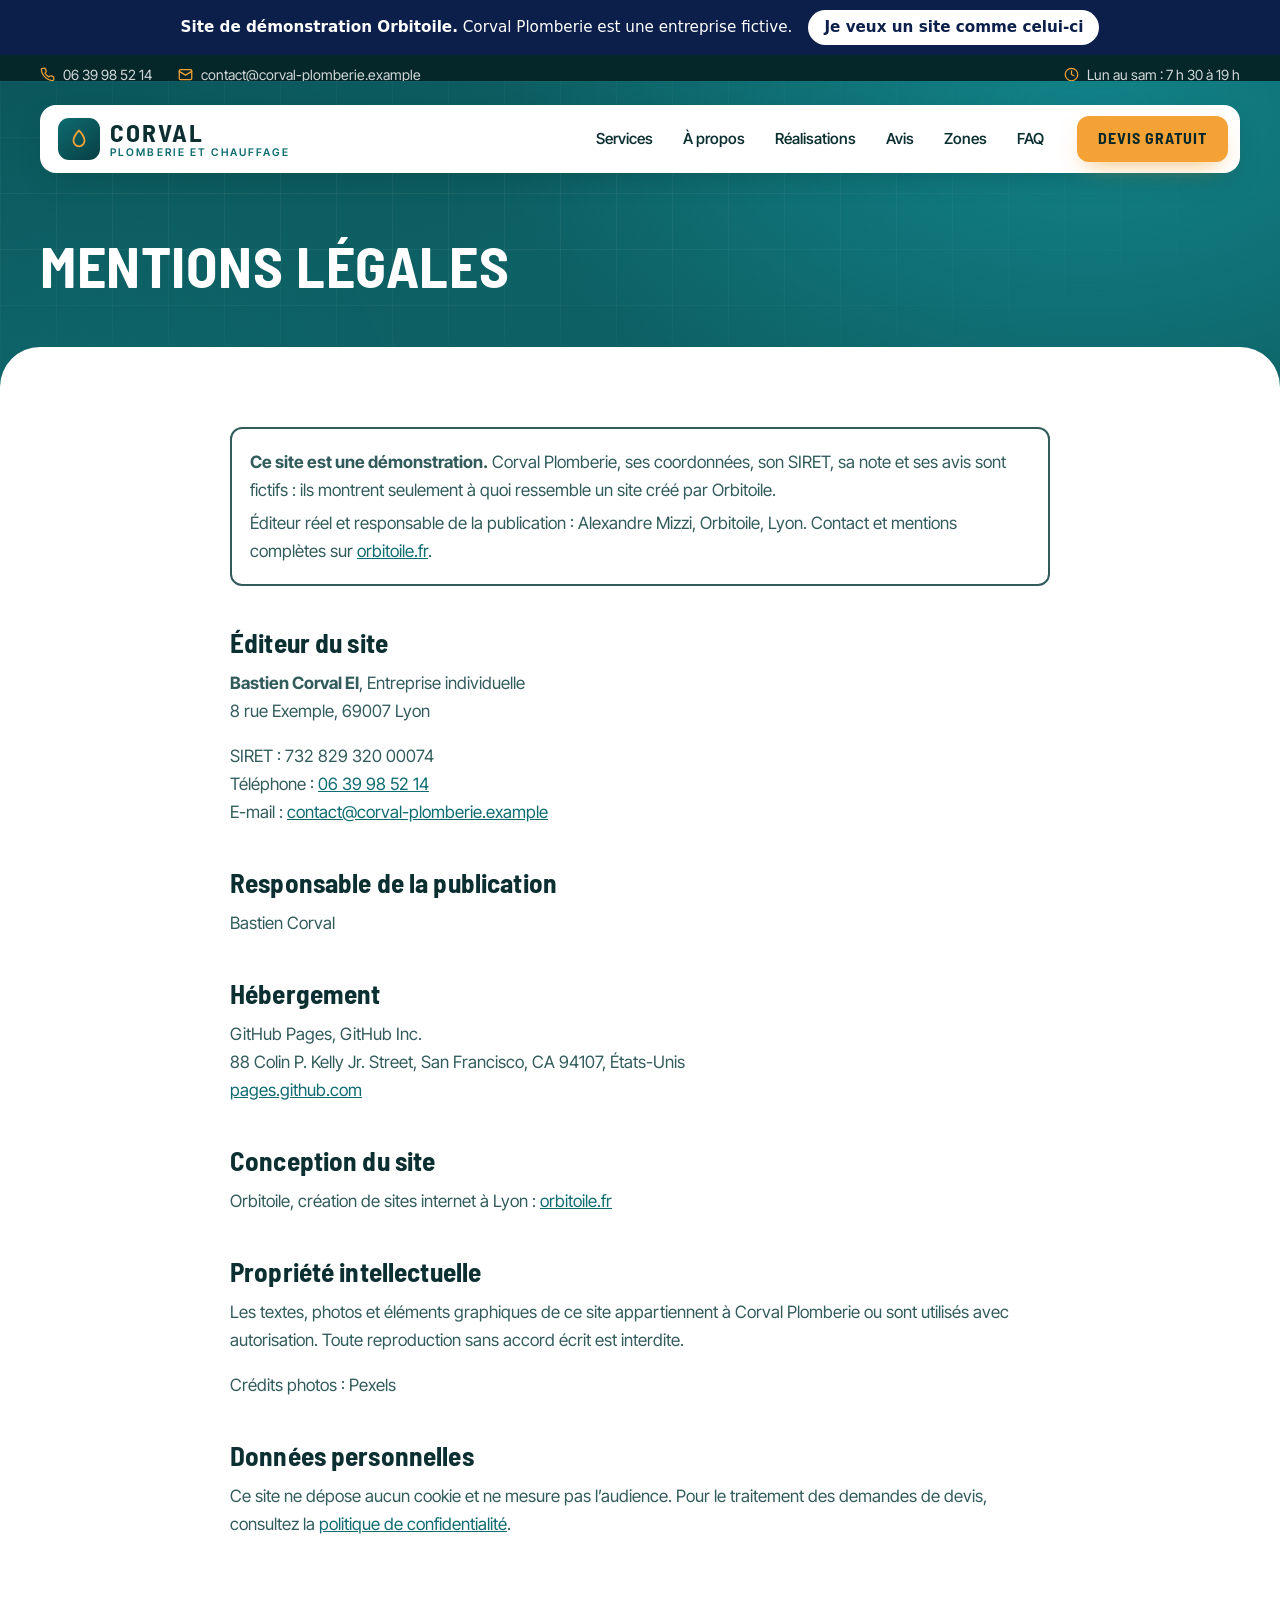
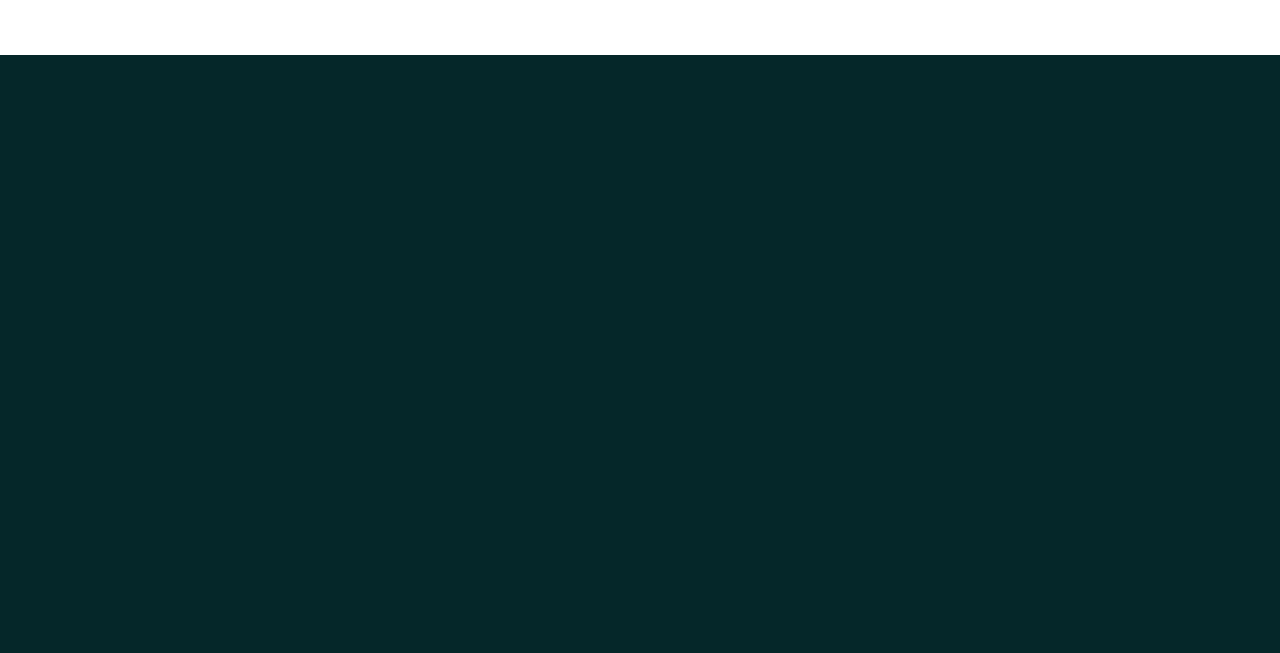
<file: mentions-legales.html>
<!doctype html>
<html lang="fr">
<head>
<meta charset="utf-8">
<meta name="viewport" content="width=device-width, initial-scale=1">
<meta name="robots" content="noindex, nofollow">
<title>Mentions légales | Corval Plomberie</title>
<meta name="description" content="Mentions légales du site Corval Plomberie.">
<meta name="theme-color" content="#084043">
<link rel="icon" href="favicon.svg" type="image/svg+xml">
<link rel="preload" href="titres-700.woff2" as="font" type="font/woff2" crossorigin>
<link rel="preload" href="texte.woff2" as="font" type="font/woff2" crossorigin>
<link rel="stylesheet" href="style.css?v=3a5a966f">
<link rel="stylesheet" href="demo.css">
</head>
<body class="page-simple">
<aside class="demo-bandeau" aria-label="Site de démonstration"><span><b>Site de démonstration Orbitoile.</b> Corval Plomberie est une entreprise fictive.</span><a href="https://orbitoile.fr/">Je veux un site comme celui-ci</a></aside>
<svg class="sprite" aria-hidden="true"><symbol id="i-cle" viewBox="0 0 24 24"><path d="M14.7 6.3a1 1 0 0 0 0 1.4l1.6 1.6a1 1 0 0 0 1.4 0l3.77-3.77a6 6 0 0 1-7.94 7.94l-6.91 6.91a2.12 2.12 0 0 1-3-3l6.91-6.91a6 6 0 0 1 7.94-7.94z"/></symbol><symbol id="i-coche" viewBox="0 0 24 24"><circle cx="12" cy="12" r="10"/><path d="m8 12.5 2.6 2.6L16.5 9"/></symbol><symbol id="i-etoile" viewBox="0 0 24 24"><path d="m12 2 3.09 6.26L22 9.27l-5 4.87 1.18 6.88L12 17.77l-6.18 3.25L7 14.14 2 9.27l6.91-1.01z"/></symbol><symbol id="i-fermer" viewBox="0 0 24 24"><path d="M18 6 6 18M6 6l12 12"/></symbol><symbol id="i-flamme" viewBox="0 0 24 24"><path d="M8.5 14.5A2.5 2.5 0 0 0 11 12c0-1.38-.5-2-1-3-1.07-2.14-.22-4.05 2-6 .5 2.5 2 4.9 4 6.5 2 1.6 3 3.5 3 5.5a7 7 0 1 1-14 0c0-1.15.43-2.29 1-3a2.5 2.5 0 0 0 2.5 2.5z"/></symbol><symbol id="i-fleche" viewBox="0 0 24 24"><path d="M5 12h14M13 5l7 7-7 7"/></symbol><symbol id="i-goutte" viewBox="0 0 24 24"><path d="M12 2.7s6 6.4 6 11.3a6 6 0 0 1-12 0c0-4.9 6-11.3 6-11.3z"/></symbol><symbol id="i-horloge" viewBox="0 0 24 24"><circle cx="12" cy="12" r="10"/><path d="M12 6v6l4 2"/></symbol><symbol id="i-mail" viewBox="0 0 24 24"><rect x="2" y="4" width="20" height="16" rx="2"/><path d="m22 7-10 6L2 7"/></symbol><symbol id="i-maison" viewBox="0 0 24 24"><path d="m3 10 9-7 9 7v10a2 2 0 0 1-2 2H5a2 2 0 0 1-2-2z"/><path d="M9 22V12h6v10"/></symbol><symbol id="i-marteau" viewBox="0 0 24 24"><path d="m15 12-8.5 8.5a2.12 2.12 0 1 1-3-3L12 9"/><path d="M17.64 15 22 10.64"/><path d="m20.91 11.7-1.25-1.25c-.6-.6-.93-1.4-.93-2.25v-.86L16.01 4.6a5.56 5.56 0 0 0-3.94-1.64H9l.92.82A6.18 6.18 0 0 1 12 8.4v1.56l2 2h2.47l2.26 1.91"/></symbol><symbol id="i-menu" viewBox="0 0 24 24"><path d="M4 7h16M4 12h16M4 17h16"/></symbol><symbol id="i-repere" viewBox="0 0 24 24"><path d="M20 10c0 6-8 12-8 12s-8-6-8-12a8 8 0 0 1 16 0z"/><circle cx="12" cy="10" r="3"/></symbol><symbol id="i-tel" viewBox="0 0 24 24"><path d="M22 16.92v3a2 2 0 0 1-2.18 2 19.8 19.8 0 0 1-8.63-3.07 19.5 19.5 0 0 1-6-6A19.8 19.8 0 0 1 2.12 4.18 2 2 0 0 1 4.11 2h3a2 2 0 0 1 2 1.72c.13.96.36 1.9.7 2.81a2 2 0 0 1-.45 2.11L8.09 9.91a16 16 0 0 0 6 6l1.27-1.27a2 2 0 0 1 2.11-.45c.9.34 1.85.57 2.81.7A2 2 0 0 1 22 16.92z"/></symbol><symbol id="i-thermometre" viewBox="0 0 24 24"><path d="M14 4v10.54a4 4 0 1 1-4 0V4a2 2 0 0 1 4 0Z"/></symbol></svg>
<a class="lien-evitement" href="#contenu">Aller au contenu</a>
<div class="bandeau">
  <div class="conteneur">
    <ul>
      <li><svg class="ico" aria-hidden="true"><use href="#i-tel"/></svg><a href="tel:+33639985214">06 39 98 52 14</a></li>
      <li><svg class="ico" aria-hidden="true"><use href="#i-mail"/></svg><a href="mailto:contact@corval-plomberie.example">contact@corval-plomberie.example</a></li>
    </ul>
    <p><svg class="ico" aria-hidden="true"><use href="#i-horloge"/></svg>Lun au sam : 7 h 30 à 19 h</p>
  </div>
</div>
<header class="entete">
  <div class="conteneur entete-carte">
    <a class="logo" href="./"><span class="logo-icone"><svg class="ico" aria-hidden="true"><use href="#i-goutte"/></svg></span><span class="logo-texte"><span class="logo-nom">Corval</span><span class="logo-metier">Plomberie et chauffage</span></span></a>
    <nav class="nav-pc" aria-label="Menu principal"><ul><li><a href="./#services">Services</a></li><li><a href="./#apropos">À propos</a></li><li><a href="./#realisations">Réalisations</a></li><li><a href="./#avis">Avis</a></li><li><a href="./#zones">Zones</a></li><li><a href="./#faq">FAQ</a></li></ul></nav>
    <a class="btn btn-accent btn-devis" href="./#contact">Devis gratuit</a>
    <a class="appel-mobile" href="tel:+33639985214" aria-label="Appeler le 06 39 98 52 14"><svg class="ico" aria-hidden="true"><use href="#i-tel"/></svg></a>
    <details class="menu-mobile">
      <summary aria-label="Ouvrir le menu"><svg class="ico ico-ouvrir" aria-hidden="true"><use href="#i-menu"/></svg><svg class="ico ico-fermer" aria-hidden="true"><use href="#i-fermer"/></svg></summary>
      <nav class="menu-panneau" aria-label="Menu mobile">
        <ul><li><a href="./#services">Services</a></li><li><a href="./#apropos">À propos</a></li><li><a href="./#realisations">Réalisations</a></li><li><a href="./#avis">Avis clients</a></li><li><a href="./#zones">Zones d’intervention</a></li><li><a href="./#faq">Questions fréquentes</a></li></ul>
        <a class="btn btn-accent" href="./#contact">Demander mon devis</a>
      </nav>
    </details>
  </div>
</header>
<main id="contenu">
<section class="heros" id="haut"><div class="conteneur"><h1>Mentions légales</h1></div></section>
<div class="recouvre"><section class="texte-legal"><div class="conteneur"><div class="demo-encart"><p><strong>Ce site est une démonstration.</strong> Corval Plomberie, ses coordonnées, son SIRET, sa note et ses avis sont fictifs : ils montrent seulement à quoi ressemble un site créé par Orbitoile.</p><p>Éditeur réel et responsable de la publication : Alexandre Mizzi, Orbitoile, Lyon. Contact et mentions complètes sur <a href="https://orbitoile.fr/">orbitoile.fr</a>.</p></div><h2>Éditeur du site</h2><p><strong>Bastien Corval EI</strong>, Entreprise individuelle<br>8 rue Exemple, 69007 Lyon</p><p>SIRET : 732 829 320 00074<br>Téléphone : <a href="tel:+33639985214">06 39 98 52 14</a><br>E-mail : <a href="mailto:contact@corval-plomberie.example">contact@corval-plomberie.example</a></p><h2>Responsable de la publication</h2><p>Bastien Corval</p><h2>Hébergement</h2><p>GitHub Pages, GitHub Inc.<br>88 Colin P. Kelly Jr. Street, San Francisco, CA 94107, États-Unis<br><a href="https://pages.github.com">pages.github.com</a></p><h2>Conception du site</h2><p>Orbitoile, création de sites internet à Lyon : <a href="https://orbitoile.fr">orbitoile.fr</a></p><h2>Propriété intellectuelle</h2><p>Les textes, photos et éléments graphiques de ce site appartiennent à Corval Plomberie ou sont utilisés avec autorisation. Toute reproduction sans accord écrit est interdite.</p><p>Crédits photos : Pexels</p><h2>Données personnelles</h2><p>Ce site ne dépose aucun cookie et ne mesure pas l’audience. Pour le traitement des demandes de devis, consultez la <a href="confidentialite.html">politique de confidentialité</a>.</p></div></section></div>
</main>
<footer class="pied">
  <div class="conteneur">
    <div class="pied-infos">
      <div><span class="pastille-ico"><svg class="ico" aria-hidden="true"><use href="#i-repere"/></svg></span><span><b>Zone d'intervention</b><span>Lyon et Métropole de Lyon</span></span></div>
      <a href="tel:+33639985214"><span class="pastille-ico"><svg class="ico" aria-hidden="true"><use href="#i-tel"/></svg></span><span><b>Téléphone</b><span>06 39 98 52 14</span></span></a>
      <a href="mailto:contact@corval-plomberie.example"><span class="pastille-ico"><svg class="ico" aria-hidden="true"><use href="#i-mail"/></svg></span><span><b>E-mail</b><span>contact@corval-plomberie.example</span></span></a>
    </div>
    <div class="pied-colonnes">
      <div><a class="logo" href="./"><span class="logo-icone"><svg class="ico" aria-hidden="true"><use href="#i-goutte"/></svg></span><span class="logo-texte"><span class="logo-nom">Corval</span><span class="logo-metier">Plomberie et chauffage</span></span></a><p>Plombier à Lyon depuis 2012 : fuites, chauffe-eau, salle de bain, chauffage et débouchage. Un seul interlocuteur, prix annoncé avant d’intervenir.</p></div>
      <div><h3>Services</h3><ul><li><a href="./#services">Dépannage et fuites</a></li><li><a href="./#services">Chauffe-eau et chaudière</a></li><li><a href="./#services">Salle de bain</a></li><li><a href="./#services">Chauffage</a></li><li><a href="./#services">Robinetterie et sanitaires</a></li><li><a href="./#services">Débouchage</a></li></ul></div>
      <div><h3>Zones</h3><ul><li><a href="./#zones">Lyon 1er</a></li><li><a href="./#zones">Lyon 2e</a></li><li><a href="./#zones">Lyon 3e</a></li><li><a href="./#zones">Lyon 4e</a></li><li><a href="./#zones">Lyon 5e</a></li><li><a href="./#zones">Lyon 6e</a></li></ul></div>
      <div><h3>Informations</h3><ul><li><a href="./#apropos">À propos</a></li><li><a href="./#contact">Demander un devis</a></li><li><a href="./#faq">Questions fréquentes</a></li><li><a href="mentions-legales.html">Mentions légales</a></li><li><a href="confidentialite.html">Confidentialité</a></li></ul></div>
    </div>
    <div class="pied-bas">
      <span>© 2026 Corval Plomberie · Site sans cookies</span>
      
      <a href="https://orbitoile.fr">Site créé par Orbitoile</a>
    </div>
  </div>
</footer>
<div class="barre-mobile">
  <a class="btn btn-marque" href="tel:+33639985214"><svg class="ico" aria-hidden="true"><use href="#i-tel"/></svg>Appeler</a>
  <a class="btn btn-accent" href="./#contact">Devis gratuit</a>
</div>
<script src="demo.js" defer></script>
<script src="site.js?v=4be8514f" defer></script>
</body>
</html>
</file>
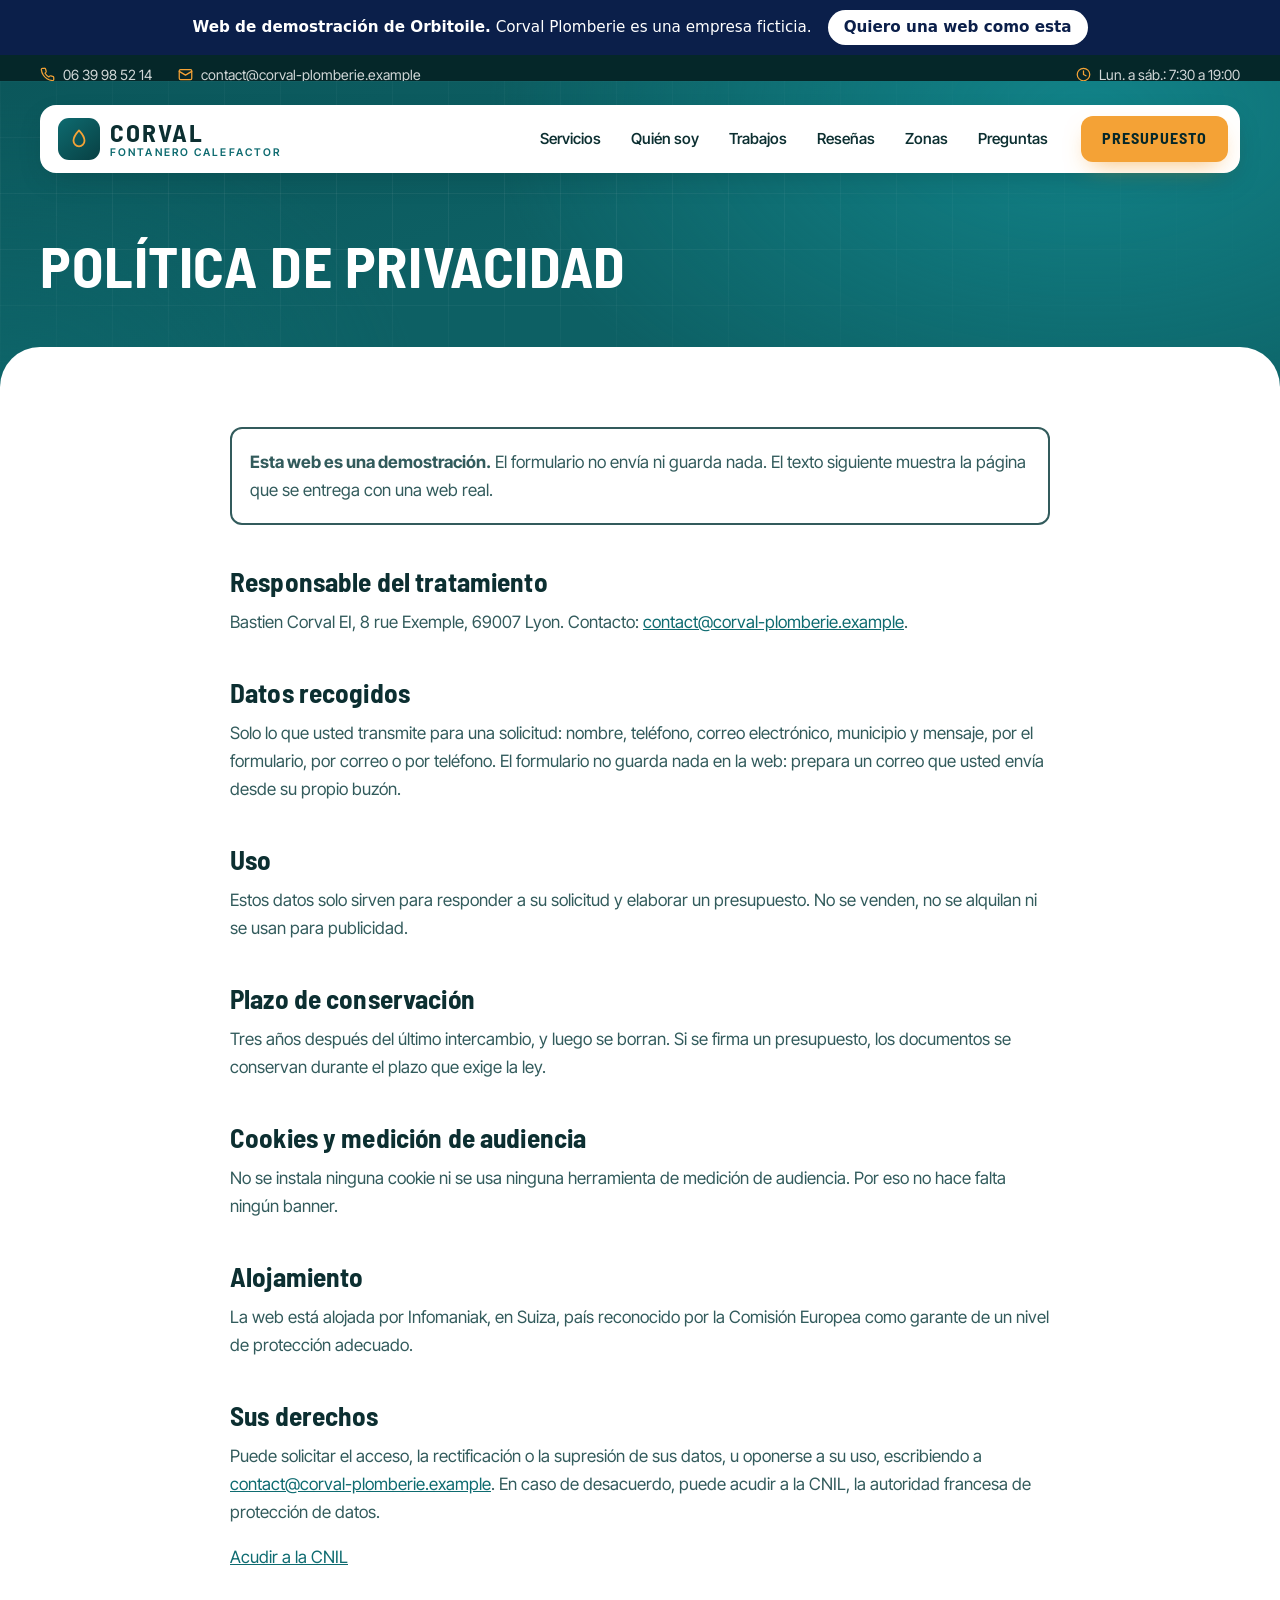
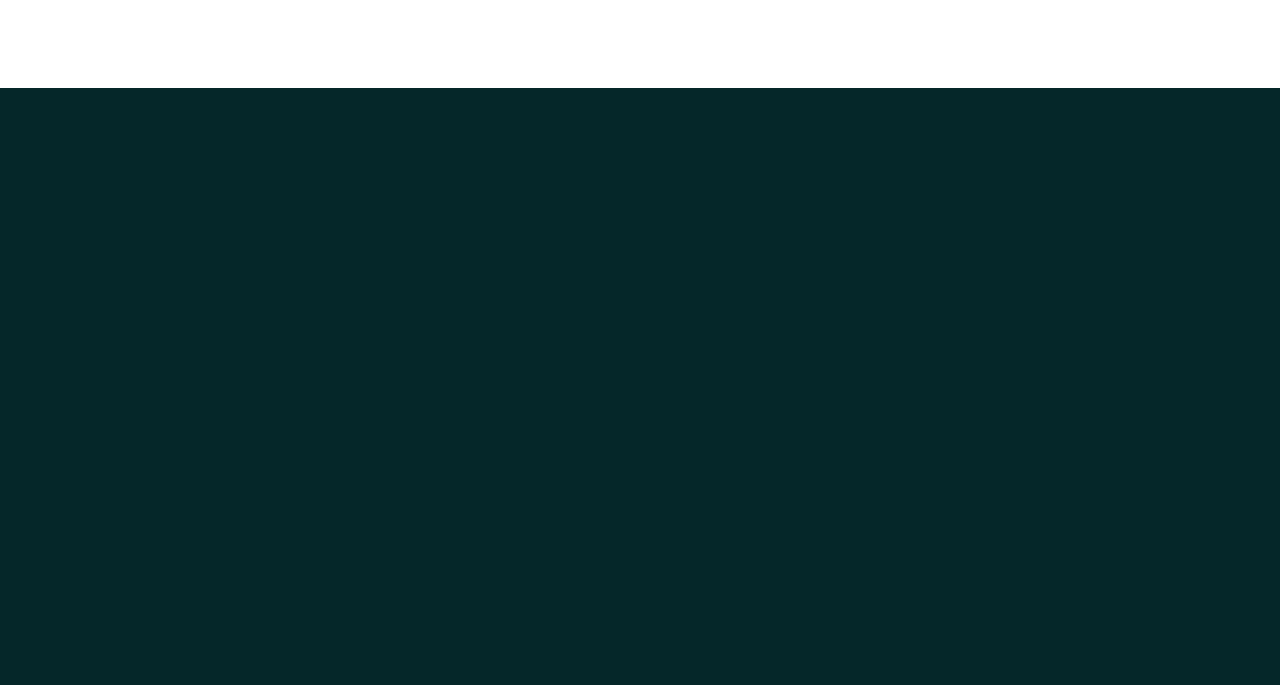
<file: privacidad.html>
<!doctype html>
<html lang="es">
<head>
<meta charset="utf-8">
<meta name="viewport" content="width=device-width, initial-scale=1">
<meta name="robots" content="noindex, nofollow">
<title>Política de privacidad | Corval Plomberie</title>
<meta name="description" content="Política de privacidad de la web de Corval Plomberie.">
<meta name="theme-color" content="#084043">
<link rel="icon" href="favicon.svg" type="image/svg+xml">
<link rel="preload" href="titres-700.woff2" as="font" type="font/woff2" crossorigin>
<link rel="preload" href="texte.woff2" as="font" type="font/woff2" crossorigin>
<link rel="stylesheet" href="style.css?v=3a5a966f">
<link rel="stylesheet" href="demo.css">
</head>
<body class="page-simple">
<aside class="demo-bandeau" aria-label="Web de demostración"><span><b>Web de demostración de Orbitoile.</b> Corval Plomberie es una empresa ficticia.</span><a href="https://orbitoile.fr/es/">Quiero una web como esta</a></aside>
<svg class="sprite" aria-hidden="true"><symbol id="i-cle" viewBox="0 0 24 24"><path d="M14.7 6.3a1 1 0 0 0 0 1.4l1.6 1.6a1 1 0 0 0 1.4 0l3.77-3.77a6 6 0 0 1-7.94 7.94l-6.91 6.91a2.12 2.12 0 0 1-3-3l6.91-6.91a6 6 0 0 1 7.94-7.94z"/></symbol><symbol id="i-coche" viewBox="0 0 24 24"><circle cx="12" cy="12" r="10"/><path d="m8 12.5 2.6 2.6L16.5 9"/></symbol><symbol id="i-etoile" viewBox="0 0 24 24"><path d="m12 2 3.09 6.26L22 9.27l-5 4.87 1.18 6.88L12 17.77l-6.18 3.25L7 14.14 2 9.27l6.91-1.01z"/></symbol><symbol id="i-fermer" viewBox="0 0 24 24"><path d="M18 6 6 18M6 6l12 12"/></symbol><symbol id="i-flamme" viewBox="0 0 24 24"><path d="M8.5 14.5A2.5 2.5 0 0 0 11 12c0-1.38-.5-2-1-3-1.07-2.14-.22-4.05 2-6 .5 2.5 2 4.9 4 6.5 2 1.6 3 3.5 3 5.5a7 7 0 1 1-14 0c0-1.15.43-2.29 1-3a2.5 2.5 0 0 0 2.5 2.5z"/></symbol><symbol id="i-fleche" viewBox="0 0 24 24"><path d="M5 12h14M13 5l7 7-7 7"/></symbol><symbol id="i-goutte" viewBox="0 0 24 24"><path d="M12 2.7s6 6.4 6 11.3a6 6 0 0 1-12 0c0-4.9 6-11.3 6-11.3z"/></symbol><symbol id="i-horloge" viewBox="0 0 24 24"><circle cx="12" cy="12" r="10"/><path d="M12 6v6l4 2"/></symbol><symbol id="i-mail" viewBox="0 0 24 24"><rect x="2" y="4" width="20" height="16" rx="2"/><path d="m22 7-10 6L2 7"/></symbol><symbol id="i-maison" viewBox="0 0 24 24"><path d="m3 10 9-7 9 7v10a2 2 0 0 1-2 2H5a2 2 0 0 1-2-2z"/><path d="M9 22V12h6v10"/></symbol><symbol id="i-marteau" viewBox="0 0 24 24"><path d="m15 12-8.5 8.5a2.12 2.12 0 1 1-3-3L12 9"/><path d="M17.64 15 22 10.64"/><path d="m20.91 11.7-1.25-1.25c-.6-.6-.93-1.4-.93-2.25v-.86L16.01 4.6a5.56 5.56 0 0 0-3.94-1.64H9l.92.82A6.18 6.18 0 0 1 12 8.4v1.56l2 2h2.47l2.26 1.91"/></symbol><symbol id="i-menu" viewBox="0 0 24 24"><path d="M4 7h16M4 12h16M4 17h16"/></symbol><symbol id="i-repere" viewBox="0 0 24 24"><path d="M20 10c0 6-8 12-8 12s-8-6-8-12a8 8 0 0 1 16 0z"/><circle cx="12" cy="10" r="3"/></symbol><symbol id="i-tel" viewBox="0 0 24 24"><path d="M22 16.92v3a2 2 0 0 1-2.18 2 19.8 19.8 0 0 1-8.63-3.07 19.5 19.5 0 0 1-6-6A19.8 19.8 0 0 1 2.12 4.18 2 2 0 0 1 4.11 2h3a2 2 0 0 1 2 1.72c.13.96.36 1.9.7 2.81a2 2 0 0 1-.45 2.11L8.09 9.91a16 16 0 0 0 6 6l1.27-1.27a2 2 0 0 1 2.11-.45c.9.34 1.85.57 2.81.7A2 2 0 0 1 22 16.92z"/></symbol><symbol id="i-thermometre" viewBox="0 0 24 24"><path d="M14 4v10.54a4 4 0 1 1-4 0V4a2 2 0 0 1 4 0Z"/></symbol></svg>
<a class="lien-evitement" href="#contenu">Ir al contenido</a>
<div class="bandeau">
  <div class="conteneur">
    <ul>
      <li><svg class="ico" aria-hidden="true"><use href="#i-tel"/></svg><a href="tel:+33639985214">06 39 98 52 14</a></li>
      <li><svg class="ico" aria-hidden="true"><use href="#i-mail"/></svg><a href="mailto:contact@corval-plomberie.example">contact@corval-plomberie.example</a></li>
    </ul>
    <p><svg class="ico" aria-hidden="true"><use href="#i-horloge"/></svg>Lun. a sáb.: 7:30 a 19:00</p>
  </div>
</div>
<header class="entete">
  <div class="conteneur entete-carte">
    <a class="logo" href="es.html"><span class="logo-icone"><svg class="ico" aria-hidden="true"><use href="#i-goutte"/></svg></span><span class="logo-texte"><span class="logo-nom">Corval</span><span class="logo-metier">Fontanero calefactor</span></span></a>
    <nav class="nav-pc" aria-label="Menú principal"><ul><li><a href="es.html#services">Servicios</a></li><li><a href="es.html#apropos">Quién soy</a></li><li><a href="es.html#realisations">Trabajos</a></li><li><a href="es.html#avis">Reseñas</a></li><li><a href="es.html#zones">Zonas</a></li><li><a href="es.html#faq">Preguntas</a></li></ul></nav>
    <a class="btn btn-accent btn-devis" href="es.html#contact">Presupuesto</a>
    <a class="appel-mobile" href="tel:+33639985214" aria-label="Llamar al 06 39 98 52 14"><svg class="ico" aria-hidden="true"><use href="#i-tel"/></svg></a>
    <details class="menu-mobile">
      <summary aria-label="Abrir el menú"><svg class="ico ico-ouvrir" aria-hidden="true"><use href="#i-menu"/></svg><svg class="ico ico-fermer" aria-hidden="true"><use href="#i-fermer"/></svg></summary>
      <nav class="menu-panneau" aria-label="Menú móvil">
        <ul><li><a href="es.html#services">Servicios</a></li><li><a href="es.html#apropos">Quién soy</a></li><li><a href="es.html#realisations">Trabajos</a></li><li><a href="es.html#avis">Opiniones de clientes</a></li><li><a href="es.html#zones">Zonas de intervención</a></li><li><a href="es.html#faq">Preguntas frecuentes</a></li></ul>
        <a class="btn btn-accent" href="es.html#contact">Pedir mi presupuesto</a>
      </nav>
    </details>
  </div>
</header>
<main id="contenu">
<section class="heros" id="haut"><div class="conteneur"><h1>Política de privacidad</h1></div></section>
<div class="recouvre"><section class="texte-legal"><div class="conteneur"><div class="demo-encart"><p><strong>Esta web es una demostración.</strong> El formulario no envía ni guarda nada. El texto siguiente muestra la página que se entrega con una web real.</p></div><h2>Responsable del tratamiento</h2><p>Bastien Corval EI, 8 rue Exemple, 69007 Lyon. Contacto: <a href="mailto:contact@corval-plomberie.example">contact@corval-plomberie.example</a>.</p><h2>Datos recogidos</h2><p>Solo lo que usted transmite para una solicitud: nombre, teléfono, correo electrónico, municipio y mensaje, por el formulario, por correo o por teléfono. El formulario no guarda nada en la web: prepara un correo que usted envía desde su propio buzón.</p><h2>Uso</h2><p>Estos datos solo sirven para responder a su solicitud y elaborar un presupuesto. No se venden, no se alquilan ni se usan para publicidad.</p><h2>Plazo de conservación</h2><p>Tres años después del último intercambio, y luego se borran. Si se firma un presupuesto, los documentos se conservan durante el plazo que exige la ley.</p><h2>Cookies y medición de audiencia</h2><p>No se instala ninguna cookie ni se usa ninguna herramienta de medición de audiencia. Por eso no hace falta ningún banner.</p><h2>Alojamiento</h2><p>La web está alojada por Infomaniak, en Suiza, país reconocido por la Comisión Europea como garante de un nivel de protección adecuado.</p><h2>Sus derechos</h2><p>Puede solicitar el acceso, la rectificación o la supresión de sus datos, u oponerse a su uso, escribiendo a <a href="mailto:contact@corval-plomberie.example">contact@corval-plomberie.example</a>. En caso de desacuerdo, puede acudir a la CNIL, la autoridad francesa de protección de datos.</p><p><a href="https://www.cnil.fr/fr/plaintes">Acudir a la CNIL</a></p></div></section></div>
</main>
<footer class="pied">
  <div class="conteneur">
    <div class="pied-infos">
      <div><span class="pastille-ico"><svg class="ico" aria-hidden="true"><use href="#i-repere"/></svg></span><span><b>Zona de intervención</b><span>Lyon y el área metropolitana de Lyon</span></span></div>
      <a href="tel:+33639985214"><span class="pastille-ico"><svg class="ico" aria-hidden="true"><use href="#i-tel"/></svg></span><span><b>Teléfono</b><span>06 39 98 52 14</span></span></a>
      <a href="mailto:contact@corval-plomberie.example"><span class="pastille-ico"><svg class="ico" aria-hidden="true"><use href="#i-mail"/></svg></span><span><b>Correo electrónico</b><span>contact@corval-plomberie.example</span></span></a>
    </div>
    <div class="pied-colonnes">
      <div><a class="logo" href="es.html"><span class="logo-icone"><svg class="ico" aria-hidden="true"><use href="#i-goutte"/></svg></span><span class="logo-texte"><span class="logo-nom">Corval</span><span class="logo-metier">Fontanero calefactor</span></span></a><p>Fontanero en Lyon desde 2012: fugas, calentadores, baños, calefacción y desatascos. Un único interlocutor, precio anunciado antes de intervenir.</p></div>
      <div><h3>Servicios</h3><ul><li><a href="es.html#services">Averías y fugas</a></li><li><a href="es.html#services">Calentador y caldera</a></li><li><a href="es.html#services">Baño</a></li><li><a href="es.html#services">Calefacción</a></li><li><a href="es.html#services">Grifería y sanitarios</a></li><li><a href="es.html#services">Desatascos</a></li></ul></div>
      <div><h3>Zonas</h3><ul><li><a href="es.html#zones">Lyon 1.º</a></li><li><a href="es.html#zones">Lyon 2.º</a></li><li><a href="es.html#zones">Lyon 3.º</a></li><li><a href="es.html#zones">Lyon 4.º</a></li><li><a href="es.html#zones">Lyon 5.º</a></li><li><a href="es.html#zones">Lyon 6.º</a></li></ul></div>
      <div><h3>Información</h3><ul><li><a href="es.html#apropos">Quién soy</a></li><li><a href="es.html#contact">Pedir presupuesto</a></li><li><a href="es.html#faq">Preguntas frecuentes</a></li><li><a href="aviso-legal.html">Aviso legal</a></li><li><a href="privacidad.html">Privacidad</a></li></ul></div>
    </div>
    <div class="pied-bas">
      <span>© 2026 Corval Plomberie · Web sin cookies</span>
      
      <a href="https://orbitoile.fr/es/">Web creada por Orbitoile</a>
    </div>
  </div>
</footer>
<div class="barre-mobile">
  <a class="btn btn-marque" href="tel:+33639985214"><svg class="ico" aria-hidden="true"><use href="#i-tel"/></svg>Llamar</a>
  <a class="btn btn-accent" href="es.html#contact">Presupuesto</a>
</div>
<script src="demo.js" defer></script>
<script src="site.js?v=4be8514f" defer></script>
</body>
</html>
</file>
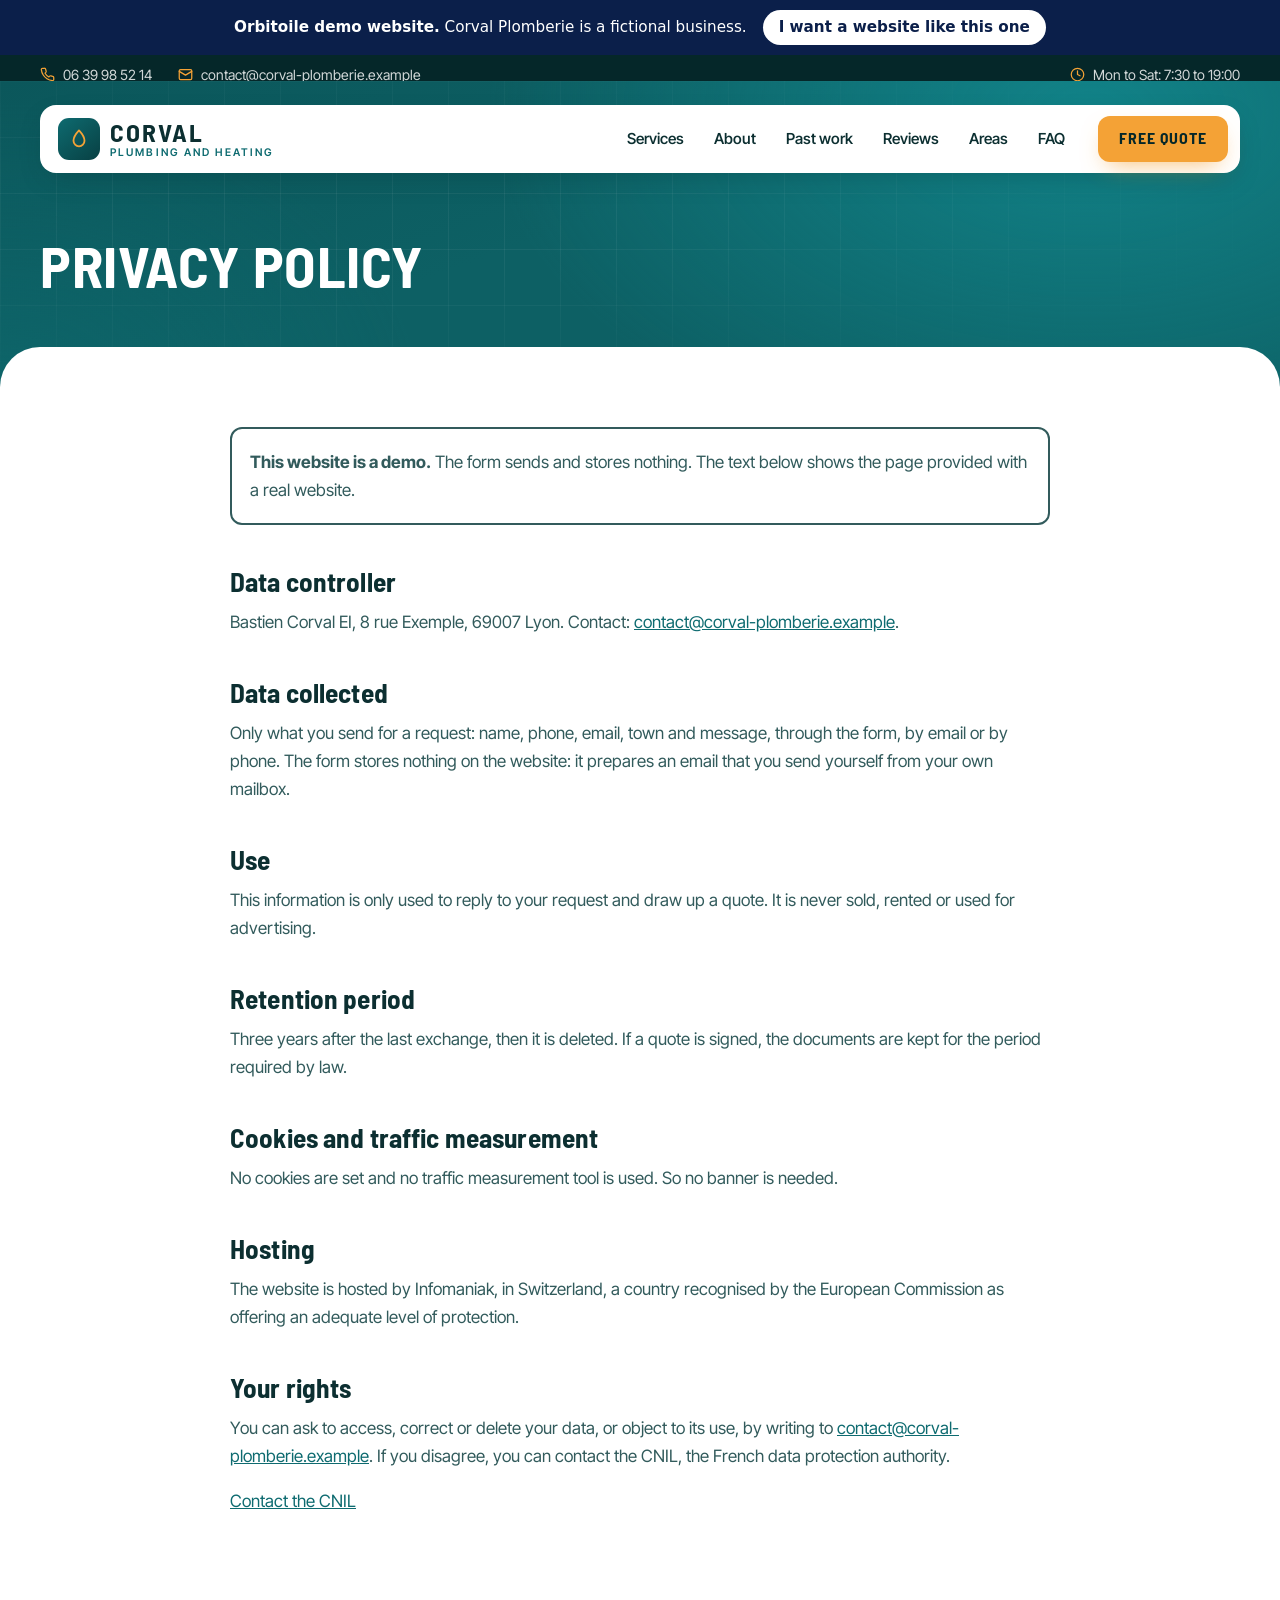
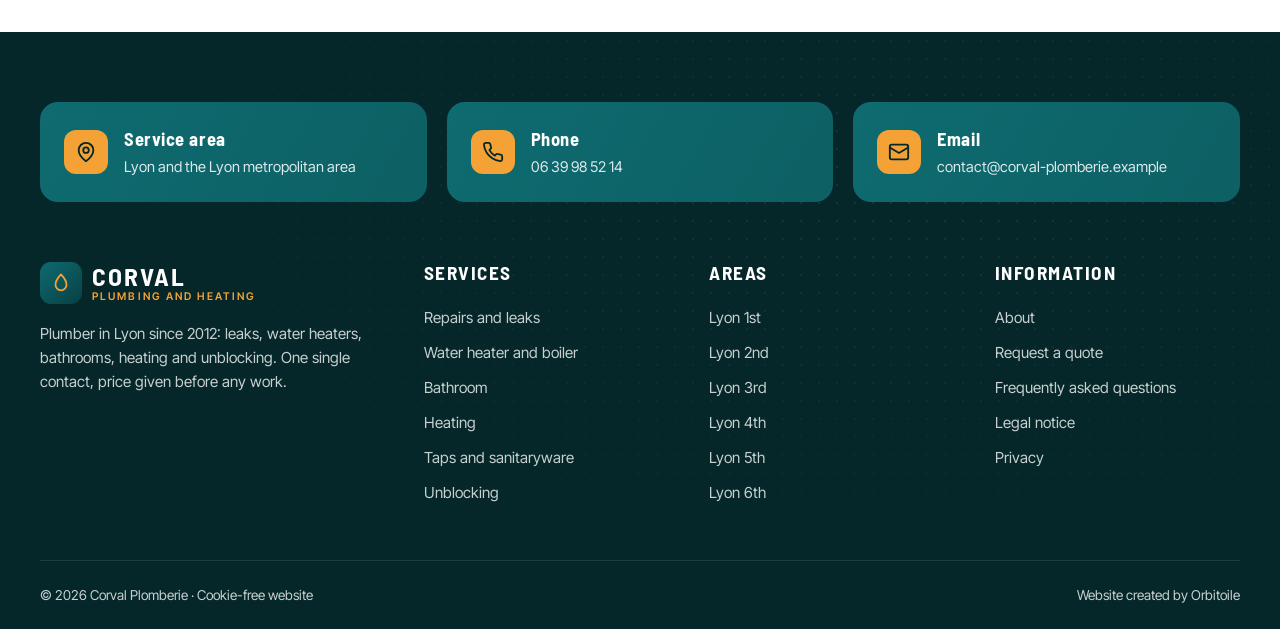
<file: privacy.html>
<!doctype html>
<html lang="en">
<head>
<meta charset="utf-8">
<meta name="viewport" content="width=device-width, initial-scale=1">
<meta name="robots" content="noindex, nofollow">
<title>Privacy policy | Corval Plomberie</title>
<meta name="description" content="Privacy policy of the Corval Plomberie website.">
<meta name="theme-color" content="#084043">
<link rel="icon" href="favicon.svg" type="image/svg+xml">
<link rel="preload" href="titres-700.woff2" as="font" type="font/woff2" crossorigin>
<link rel="preload" href="texte.woff2" as="font" type="font/woff2" crossorigin>
<link rel="stylesheet" href="style.css?v=3a5a966f">
<link rel="stylesheet" href="demo.css">
</head>
<body class="page-simple">
<aside class="demo-bandeau" aria-label="Demo website"><span><b>Orbitoile demo website.</b> Corval Plomberie is a fictional business.</span><a href="https://orbitoile.fr/en/">I want a website like this one</a></aside>
<svg class="sprite" aria-hidden="true"><symbol id="i-cle" viewBox="0 0 24 24"><path d="M14.7 6.3a1 1 0 0 0 0 1.4l1.6 1.6a1 1 0 0 0 1.4 0l3.77-3.77a6 6 0 0 1-7.94 7.94l-6.91 6.91a2.12 2.12 0 0 1-3-3l6.91-6.91a6 6 0 0 1 7.94-7.94z"/></symbol><symbol id="i-coche" viewBox="0 0 24 24"><circle cx="12" cy="12" r="10"/><path d="m8 12.5 2.6 2.6L16.5 9"/></symbol><symbol id="i-etoile" viewBox="0 0 24 24"><path d="m12 2 3.09 6.26L22 9.27l-5 4.87 1.18 6.88L12 17.77l-6.18 3.25L7 14.14 2 9.27l6.91-1.01z"/></symbol><symbol id="i-fermer" viewBox="0 0 24 24"><path d="M18 6 6 18M6 6l12 12"/></symbol><symbol id="i-flamme" viewBox="0 0 24 24"><path d="M8.5 14.5A2.5 2.5 0 0 0 11 12c0-1.38-.5-2-1-3-1.07-2.14-.22-4.05 2-6 .5 2.5 2 4.9 4 6.5 2 1.6 3 3.5 3 5.5a7 7 0 1 1-14 0c0-1.15.43-2.29 1-3a2.5 2.5 0 0 0 2.5 2.5z"/></symbol><symbol id="i-fleche" viewBox="0 0 24 24"><path d="M5 12h14M13 5l7 7-7 7"/></symbol><symbol id="i-goutte" viewBox="0 0 24 24"><path d="M12 2.7s6 6.4 6 11.3a6 6 0 0 1-12 0c0-4.9 6-11.3 6-11.3z"/></symbol><symbol id="i-horloge" viewBox="0 0 24 24"><circle cx="12" cy="12" r="10"/><path d="M12 6v6l4 2"/></symbol><symbol id="i-mail" viewBox="0 0 24 24"><rect x="2" y="4" width="20" height="16" rx="2"/><path d="m22 7-10 6L2 7"/></symbol><symbol id="i-maison" viewBox="0 0 24 24"><path d="m3 10 9-7 9 7v10a2 2 0 0 1-2 2H5a2 2 0 0 1-2-2z"/><path d="M9 22V12h6v10"/></symbol><symbol id="i-marteau" viewBox="0 0 24 24"><path d="m15 12-8.5 8.5a2.12 2.12 0 1 1-3-3L12 9"/><path d="M17.64 15 22 10.64"/><path d="m20.91 11.7-1.25-1.25c-.6-.6-.93-1.4-.93-2.25v-.86L16.01 4.6a5.56 5.56 0 0 0-3.94-1.64H9l.92.82A6.18 6.18 0 0 1 12 8.4v1.56l2 2h2.47l2.26 1.91"/></symbol><symbol id="i-menu" viewBox="0 0 24 24"><path d="M4 7h16M4 12h16M4 17h16"/></symbol><symbol id="i-repere" viewBox="0 0 24 24"><path d="M20 10c0 6-8 12-8 12s-8-6-8-12a8 8 0 0 1 16 0z"/><circle cx="12" cy="10" r="3"/></symbol><symbol id="i-tel" viewBox="0 0 24 24"><path d="M22 16.92v3a2 2 0 0 1-2.18 2 19.8 19.8 0 0 1-8.63-3.07 19.5 19.5 0 0 1-6-6A19.8 19.8 0 0 1 2.12 4.18 2 2 0 0 1 4.11 2h3a2 2 0 0 1 2 1.72c.13.96.36 1.9.7 2.81a2 2 0 0 1-.45 2.11L8.09 9.91a16 16 0 0 0 6 6l1.27-1.27a2 2 0 0 1 2.11-.45c.9.34 1.85.57 2.81.7A2 2 0 0 1 22 16.92z"/></symbol><symbol id="i-thermometre" viewBox="0 0 24 24"><path d="M14 4v10.54a4 4 0 1 1-4 0V4a2 2 0 0 1 4 0Z"/></symbol></svg>
<a class="lien-evitement" href="#contenu">Skip to content</a>
<div class="bandeau">
  <div class="conteneur">
    <ul>
      <li><svg class="ico" aria-hidden="true"><use href="#i-tel"/></svg><a href="tel:+33639985214">06 39 98 52 14</a></li>
      <li><svg class="ico" aria-hidden="true"><use href="#i-mail"/></svg><a href="mailto:contact@corval-plomberie.example">contact@corval-plomberie.example</a></li>
    </ul>
    <p><svg class="ico" aria-hidden="true"><use href="#i-horloge"/></svg>Mon to Sat: 7:30 to 19:00</p>
  </div>
</div>
<header class="entete">
  <div class="conteneur entete-carte">
    <a class="logo" href="en.html"><span class="logo-icone"><svg class="ico" aria-hidden="true"><use href="#i-goutte"/></svg></span><span class="logo-texte"><span class="logo-nom">Corval</span><span class="logo-metier">Plumbing and heating</span></span></a>
    <nav class="nav-pc" aria-label="Main menu"><ul><li><a href="en.html#services">Services</a></li><li><a href="en.html#apropos">About</a></li><li><a href="en.html#realisations">Past work</a></li><li><a href="en.html#avis">Reviews</a></li><li><a href="en.html#zones">Areas</a></li><li><a href="en.html#faq">FAQ</a></li></ul></nav>
    <a class="btn btn-accent btn-devis" href="en.html#contact">Free quote</a>
    <a class="appel-mobile" href="tel:+33639985214" aria-label="Call 06 39 98 52 14"><svg class="ico" aria-hidden="true"><use href="#i-tel"/></svg></a>
    <details class="menu-mobile">
      <summary aria-label="Open the menu"><svg class="ico ico-ouvrir" aria-hidden="true"><use href="#i-menu"/></svg><svg class="ico ico-fermer" aria-hidden="true"><use href="#i-fermer"/></svg></summary>
      <nav class="menu-panneau" aria-label="Mobile menu">
        <ul><li><a href="en.html#services">Services</a></li><li><a href="en.html#apropos">About</a></li><li><a href="en.html#realisations">Past work</a></li><li><a href="en.html#avis">Customer reviews</a></li><li><a href="en.html#zones">Service areas</a></li><li><a href="en.html#faq">Frequently asked questions</a></li></ul>
        <a class="btn btn-accent" href="en.html#contact">Request my quote</a>
      </nav>
    </details>
  </div>
</header>
<main id="contenu">
<section class="heros" id="haut"><div class="conteneur"><h1>Privacy policy</h1></div></section>
<div class="recouvre"><section class="texte-legal"><div class="conteneur"><div class="demo-encart"><p><strong>This website is a demo.</strong> The form sends and stores nothing. The text below shows the page provided with a real website.</p></div><h2>Data controller</h2><p>Bastien Corval EI, 8 rue Exemple, 69007 Lyon. Contact: <a href="mailto:contact@corval-plomberie.example">contact@corval-plomberie.example</a>.</p><h2>Data collected</h2><p>Only what you send for a request: name, phone, email, town and message, through the form, by email or by phone. The form stores nothing on the website: it prepares an email that you send yourself from your own mailbox.</p><h2>Use</h2><p>This information is only used to reply to your request and draw up a quote. It is never sold, rented or used for advertising.</p><h2>Retention period</h2><p>Three years after the last exchange, then it is deleted. If a quote is signed, the documents are kept for the period required by law.</p><h2>Cookies and traffic measurement</h2><p>No cookies are set and no traffic measurement tool is used. So no banner is needed.</p><h2>Hosting</h2><p>The website is hosted by Infomaniak, in Switzerland, a country recognised by the European Commission as offering an adequate level of protection.</p><h2>Your rights</h2><p>You can ask to access, correct or delete your data, or object to its use, by writing to <a href="mailto:contact@corval-plomberie.example">contact@corval-plomberie.example</a>. If you disagree, you can contact the CNIL, the French data protection authority.</p><p><a href="https://www.cnil.fr/fr/plaintes">Contact the CNIL</a></p></div></section></div>
</main>
<footer class="pied">
  <div class="conteneur">
    <div class="pied-infos">
      <div><span class="pastille-ico"><svg class="ico" aria-hidden="true"><use href="#i-repere"/></svg></span><span><b>Service area</b><span>Lyon and the Lyon metropolitan area</span></span></div>
      <a href="tel:+33639985214"><span class="pastille-ico"><svg class="ico" aria-hidden="true"><use href="#i-tel"/></svg></span><span><b>Phone</b><span>06 39 98 52 14</span></span></a>
      <a href="mailto:contact@corval-plomberie.example"><span class="pastille-ico"><svg class="ico" aria-hidden="true"><use href="#i-mail"/></svg></span><span><b>Email</b><span>contact@corval-plomberie.example</span></span></a>
    </div>
    <div class="pied-colonnes">
      <div><a class="logo" href="en.html"><span class="logo-icone"><svg class="ico" aria-hidden="true"><use href="#i-goutte"/></svg></span><span class="logo-texte"><span class="logo-nom">Corval</span><span class="logo-metier">Plumbing and heating</span></span></a><p>Plumber in Lyon since 2012: leaks, water heaters, bathrooms, heating and unblocking. One single contact, price given before any work.</p></div>
      <div><h3>Services</h3><ul><li><a href="en.html#services">Repairs and leaks</a></li><li><a href="en.html#services">Water heater and boiler</a></li><li><a href="en.html#services">Bathroom</a></li><li><a href="en.html#services">Heating</a></li><li><a href="en.html#services">Taps and sanitaryware</a></li><li><a href="en.html#services">Unblocking</a></li></ul></div>
      <div><h3>Areas</h3><ul><li><a href="en.html#zones">Lyon 1st</a></li><li><a href="en.html#zones">Lyon 2nd</a></li><li><a href="en.html#zones">Lyon 3rd</a></li><li><a href="en.html#zones">Lyon 4th</a></li><li><a href="en.html#zones">Lyon 5th</a></li><li><a href="en.html#zones">Lyon 6th</a></li></ul></div>
      <div><h3>Information</h3><ul><li><a href="en.html#apropos">About</a></li><li><a href="en.html#contact">Request a quote</a></li><li><a href="en.html#faq">Frequently asked questions</a></li><li><a href="legal-notice.html">Legal notice</a></li><li><a href="privacy.html">Privacy</a></li></ul></div>
    </div>
    <div class="pied-bas">
      <span>© 2026 Corval Plomberie · Cookie-free website</span>
      
      <a href="https://orbitoile.fr/en/">Website created by Orbitoile</a>
    </div>
  </div>
</footer>
<div class="barre-mobile">
  <a class="btn btn-marque" href="tel:+33639985214"><svg class="ico" aria-hidden="true"><use href="#i-tel"/></svg>Call</a>
  <a class="btn btn-accent" href="en.html#contact">Free quote</a>
</div>
<script src="demo.js" defer></script>
<script src="site.js?v=4be8514f" defer></script>
</body>
</html>
</file>
<file: style.css>
/* Modèle artisan Orbitoile. Les couleurs sont calculées par le générateur (bloc :root ci-dessous). */
@font-face{font-family:"Titres";src:url(titres-700.woff2) format("woff2");font-weight:700;font-style:normal;font-display:swap}
@font-face{font-family:"Texte";src:url(texte.woff2) format("woff2");font-weight:100 900;font-style:normal;font-display:swap}

:root{--marque:#0E6B70;--marque-fonce:#084043;--vif:#159FA6;--nuit:#052729;--texte:#325B5C;--titre:#0C2F31;--fond-doux:#EEF5F5;--ligne:#DDEAEB;--heros-1:#0B575B;--heros-2:#0D6064;--heros-3:#0D6064;--accent:#F4A236;--accent-clair:#F7B968;--sur-accent:#052729;--marque-rgb:14 107 112;--vif-rgb:21 159 166;--nuit-rgb:5 39 41;--titre-rgb:12 47 49;--accent-rgb:244 162 54;}

:root{
  --rayon:18px;
  --rayon-g:28px;
  --ombre:0 1px 2px rgb(var(--titre-rgb) / .06),0 12px 32px -12px rgb(var(--titre-rgb) / .18);
  --ombre-g:0 30px 60px -24px rgb(var(--nuit-rgb) / .45);
  --h-entete:92px;
  --titres:"Titres","Arial Narrow",Arial,sans-serif;
  --corps:"Texte",system-ui,-apple-system,"Segoe UI",Roboto,Arial,sans-serif;
}

*,*::before,*::after{box-sizing:border-box}
html{scroll-behavior:smooth;scroll-padding-top:100px;-webkit-text-size-adjust:100%}
body{margin:0;font-family:var(--corps);font-size:1.0625rem;line-height:1.65;color:var(--texte);background:#fff;-webkit-font-smoothing:antialiased}
img{display:block;max-width:100%;height:auto}
a{color:inherit}
h1,h2,h3{font-family:var(--titres);font-weight:700;color:var(--titre);line-height:1.06;margin:0;letter-spacing:.005em}
h2{font-size:clamp(2rem,1.25rem + 2.3vw,3rem)}
h3{font-size:1.45rem;line-height:1.15}
p{margin:0 0 1em}
.sprite{position:absolute;width:0;height:0;overflow:hidden}
.ico{width:1.15em;height:1.15em;flex:none;fill:none;stroke:currentColor;stroke-width:2;stroke-linecap:round;stroke-linejoin:round}
.ico-plein{fill:currentColor;stroke:none}
.conteneur{width:min(1200px,100% - 40px);margin-inline:auto}
.lien-evitement{position:absolute;left:-999px;top:8px;background:var(--accent);color:var(--sur-accent);padding:10px 16px;border-radius:10px;z-index:100;font-weight:600}
.lien-evitement:focus{left:12px}
:focus-visible{outline:3px solid var(--accent);outline-offset:3px;border-radius:6px}
.services,.etapes,.realisations,.avis,.zones,.faq,.contact,.pied{content-visibility:auto;contain-intrinsic-size:auto 900px}

/* Boutons */
.btn{display:inline-flex;align-items:center;justify-content:center;gap:.6em;min-height:52px;padding:0 1.5em;border-radius:12px;font-family:var(--titres);font-size:1.08rem;letter-spacing:.06em;text-transform:uppercase;text-decoration:none;border:2px solid transparent;cursor:pointer;transition:transform .2s,background-color .2s,box-shadow .2s,color .2s}
.btn:hover{transform:translateY(-2px)}
.btn-accent{background:var(--accent);color:var(--sur-accent);box-shadow:0 10px 24px -10px rgb(var(--accent-rgb) / .75)}
.btn-accent:hover{background:var(--accent-clair)}
.btn-ligne{border-color:rgb(255 255 255 / .35);color:#fff;background:rgb(255 255 255 / .06)}
.btn-ligne:hover{background:rgb(255 255 255 / .14);border-color:rgb(255 255 255 / .6)}
.btn-marque{background:var(--marque);color:#fff}
.btn-marque:hover{background:var(--marque-fonce)}
.btn .ico{width:1.1em;height:1.1em}

/* Étiquette de section */
.etiquette{display:inline-flex;align-items:center;gap:.5em;font-family:var(--titres);font-size:.92rem;letter-spacing:.14em;text-transform:uppercase;color:var(--marque);background:#fff;border:1.5px solid var(--accent);border-radius:999px;padding:.32em 1em;margin-bottom:18px}
.etiquette::before{content:"";width:7px;height:7px;border-radius:50%;background:var(--accent)}
.etiquette-claire{background:rgb(255 255 255 / .08);color:#fff;border-color:rgb(var(--accent-rgb) / .7)}
.intro{max-width:640px;margin:18px auto 0;font-size:1.1rem}
.entete-section{text-align:center;margin-bottom:56px}

/* Bandeau du haut */
.bandeau{background:var(--nuit);color:rgb(255 255 255 / .82);font-size:.88rem}
.bandeau .conteneur{display:flex;justify-content:space-between;align-items:center;min-height:40px;gap:24px}
.bandeau a{text-decoration:none}
.bandeau a:hover{color:#fff}
.bandeau ul{display:flex;gap:26px;list-style:none;margin:0;padding:0}
.bandeau li,.bandeau p{display:flex;align-items:center;gap:8px;margin:0}
.bandeau .ico{color:var(--accent);width:15px;height:15px}

/* En-tête flottant */
.entete{position:sticky;top:10px;z-index:50;padding-top:10px}
.entete-carte{display:flex;align-items:center;gap:20px;background:#fff;border-radius:16px;padding:10px 12px 10px 18px;box-shadow:0 10px 30px -12px rgb(var(--nuit-rgb) / .35);min-height:68px}
.logo{display:flex;align-items:center;gap:10px;text-decoration:none;margin-right:auto;min-width:0}
.logo-icone{display:grid;place-items:center;flex:none;width:42px;height:42px;border-radius:11px;background:linear-gradient(140deg,var(--marque),var(--marque-fonce));color:var(--accent)}
.logo-icone .ico{width:22px;height:22px}
.logo-texte{display:flex;flex-direction:column;line-height:1;min-width:0}
.logo-nom{font-family:var(--titres);font-size:1.6rem;letter-spacing:.08em;color:var(--titre);text-transform:uppercase;white-space:nowrap}
.logo-metier{white-space:nowrap;font-size:.66rem;font-weight:600;letter-spacing:.2em;text-transform:uppercase;color:var(--marque);margin-top:3px}
.logo-image{height:46px;width:auto}
.nav-pc ul{display:flex;gap:4px;list-style:none;margin:0;padding:0}
.nav-pc a{display:block;padding:10px 13px;border-radius:10px;font-size:.95rem;font-weight:550;color:var(--titre);text-decoration:none;transition:background-color .2s,color .2s}
.nav-pc a:hover{background:var(--fond-doux);color:var(--marque)}
.entete .btn{min-height:46px;font-size:1rem;padding:0 1.2em}
.appel-mobile,.menu-mobile{display:none}

/* Héros */
.heros{position:relative;margin-top:calc(-1 * var(--h-entete));padding:calc(var(--h-entete) + 64px) 0 130px;background:radial-gradient(1000px 600px at 85% 10%,rgb(var(--vif-rgb) / .55),transparent 60%),radial-gradient(700px 500px at 0% 100%,rgb(var(--marque-rgb) / .5),transparent 60%),linear-gradient(160deg,var(--heros-1) 0%,var(--heros-2) 45%,var(--heros-3) 100%);color:#fff;overflow:hidden}
.heros::before{content:"";position:absolute;inset:0;background-image:linear-gradient(rgb(255 255 255 / .055) 1px,transparent 1px),linear-gradient(90deg,rgb(255 255 255 / .055) 1px,transparent 1px);background-size:56px 56px;-webkit-mask-image:radial-gradient(ellipse at 30% 40%,#000 20%,transparent 75%);mask-image:radial-gradient(ellipse at 30% 40%,#000 20%,transparent 75%);pointer-events:none}
.heros-grille{position:relative;display:grid;grid-template-columns:1.08fr .92fr;gap:64px;align-items:center}
.note{display:inline-flex;align-items:center;gap:10px;background:rgb(255 255 255 / .1);border:1px solid rgb(255 255 255 / .16);border-radius:999px;padding:7px 16px 7px 12px;font-size:.92rem;color:#fff;margin-bottom:26px}
.etoiles{display:inline-flex;gap:2px;color:var(--accent)}
.etoiles .ico{width:15px;height:15px}
.note strong{font-weight:650}
.heros h1{color:#fff;font-size:clamp(2.5rem,1.3rem + 4vw,4.4rem);line-height:.98;text-transform:uppercase;letter-spacing:.01em}
.heros h1 span{color:var(--accent)}
.heros-texte{font-size:1.16rem;color:rgb(255 255 255 / .84);max-width:560px;margin:24px 0 34px}
.heros-actions{display:flex;flex-wrap:wrap;gap:14px}
.garanties{display:flex;flex-wrap:wrap;gap:12px 28px;list-style:none;margin:40px 0 0;padding:28px 0 0;border-top:1px solid rgb(255 255 255 / .14)}
.garanties li{display:flex;align-items:center;gap:10px;font-size:.95rem;font-weight:550;color:#fff}
.garanties .ico{color:var(--accent);width:20px;height:20px}
.heros-visuel{position:relative}
.heros-photo{border-radius:var(--rayon-g);overflow:hidden;box-shadow:var(--ombre-g);aspect-ratio:4/5;border:1px solid rgb(255 255 255 / .18)}
.heros-photo img{width:100%;height:100%;object-fit:cover}
.pastille{position:absolute;display:flex;align-items:center;gap:14px;background:#fff;color:var(--titre);border-radius:16px;padding:14px 18px;box-shadow:var(--ombre-g)}
.pastille-bas{left:-36px;bottom:44px}
.pastille-haut{right:-18px;top:36px;flex-direction:column;align-items:flex-start;gap:0;padding:14px 18px}
.pastille-ico{display:grid;place-items:center;flex:none;width:44px;height:44px;border-radius:12px;background:var(--accent);color:var(--sur-accent)}
.pastille-ico .ico{width:22px;height:22px}
.pastille strong{display:block;font-family:var(--titres);font-size:1.25rem;line-height:1.1}
.pastille small{display:block;font-size:.85rem;color:var(--texte)}
.pastille-haut strong{font-size:2.1rem;color:var(--marque);line-height:1}

/* Bloc blanc arrondi qui recouvre le héros */
.recouvre{position:relative;margin-top:-56px;background:#fff;border-radius:40px 40px 0 0;z-index:1}

/* À propos */
.apropos{padding:110px 0 100px}
.apropos-grille{display:grid;grid-template-columns:1fr 1fr;gap:72px;align-items:center}
.apropos-visuel{position:relative;padding-bottom:110px}
.apropos-photo{width:78%;border-radius:var(--rayon-g);overflow:hidden;box-shadow:var(--ombre)}
.apropos-photo img{width:100%;aspect-ratio:1/1;object-fit:cover}
.confiance{position:absolute;right:0;bottom:0;width:60%;background:linear-gradient(160deg,var(--marque) 0%,var(--marque-fonce) 100%);color:#fff;border-radius:var(--rayon-g);padding:30px 30px 26px;box-shadow:var(--ombre-g)}
.sans-photo .apropos-visuel{padding-bottom:0}
.sans-photo .confiance{position:relative;width:auto}
.confiance-titre{font-family:var(--titres);font-weight:700;color:#fff;font-size:1.4rem;line-height:1.15;margin:0 0 14px}
.confiance ul{list-style:none;margin:0;padding:0}
.confiance li{display:flex;gap:12px;align-items:flex-start;padding:11px 0;border-top:1px solid rgb(255 255 255 / .14);font-size:.97rem;line-height:1.4}
.confiance li:first-child{border-top:0}
.confiance .ico{color:var(--accent);width:20px;height:20px;margin-top:1px}
.experience{display:flex;align-items:center;gap:22px;background:linear-gradient(120deg,var(--marque-fonce),var(--marque));border-radius:var(--rayon);padding:22px 26px;margin:28px 0;color:#fff}
.experience b{font-family:var(--titres);font-size:3.6rem;line-height:.9;color:var(--accent);white-space:nowrap}
.experience strong{display:block;font-family:var(--titres);font-size:1.3rem;letter-spacing:.04em;text-transform:uppercase}
.experience span{font-size:.95rem;color:rgb(255 255 255 / .86)}
.apropos-texte p strong{color:var(--titre)}
.signature{display:flex;align-items:center;gap:14px;margin:26px 0 30px}
.signature-initiales{display:grid;place-items:center;flex:none;width:52px;height:52px;border-radius:50%;background:var(--fond-doux);font-family:var(--titres);font-size:1.3rem;color:var(--marque)}
.signature b{display:block;color:var(--titre);font-size:1.02rem}
.signature span{font-size:.9rem}

/* Chiffres */
.chiffres{background:radial-gradient(800px 300px at 50% 0%,rgb(var(--vif-rgb) / .45),transparent 70%),linear-gradient(120deg,var(--nuit),var(--heros-1));color:#fff;padding:56px 0}
.chiffres ul{display:grid;grid-template-columns:repeat(var(--n,4),1fr);list-style:none;margin:0;padding:0}
.chiffres-2{--n:2}.chiffres-3{--n:3}
.chiffres li{padding:6px 32px;border-left:1px solid rgb(255 255 255 / .14)}
.chiffres li:first-child{border-left:0;padding-left:0}
.chiffres b{display:block;font-family:var(--titres);font-size:3.2rem;line-height:1;color:#fff}
.chiffres b i{font-style:normal;color:var(--accent)}
.chiffres strong{display:block;font-family:var(--titres);font-size:1.2rem;letter-spacing:.06em;text-transform:uppercase;color:var(--accent);margin:8px 0 6px}
.chiffres span{font-size:.94rem;color:rgb(255 255 255 / .8);line-height:1.5;display:block}

/* Services */
.services{padding:110px 0}
.services-grille{display:flex;flex-wrap:wrap;justify-content:center;gap:28px}
.services-grille>.carte{flex:0 1 calc((100% - 56px) / 3)}
.services-2>.carte,.services-4>.carte{flex-basis:calc((100% - 28px) / 2)}
.carte{display:flex;flex-direction:column;background:#fff;border:1px solid var(--ligne);border-radius:var(--rayon-g);overflow:hidden;box-shadow:var(--ombre);transition:transform .25s,box-shadow .25s}
.carte:hover{transform:translateY(-6px);box-shadow:0 2px 4px rgb(var(--titre-rgb) / .06),0 28px 50px -20px rgb(var(--titre-rgb) / .3)}
.carte-photo{position:relative}
.carte-photo img{width:100%;aspect-ratio:3/2;object-fit:cover}
.carte-ico{position:absolute;left:24px;bottom:-24px;display:grid;place-items:center;width:52px;height:52px;border-radius:14px;background:var(--accent);color:var(--sur-accent);box-shadow:0 10px 20px -8px rgb(var(--accent-rgb) / .8)}
.carte-ico .ico{width:24px;height:24px}
.carte-sans-photo .carte-photo{height:56px;background:linear-gradient(120deg,var(--marque-fonce),var(--marque))}
.carte-corps{display:flex;flex-direction:column;flex:1;padding:42px 26px 26px}
.carte h3{margin-bottom:14px}
.coches{list-style:none;margin:0 0 22px;padding:0}
.coches li{display:flex;gap:10px;align-items:flex-start;padding:5px 0;font-size:.97rem;line-height:1.45}
.coches .ico{color:#17864A;width:19px;height:19px;margin-top:1px}
.carte-lien{margin-top:auto;display:inline-flex;align-items:center;gap:8px;font-family:var(--titres);font-size:1.02rem;letter-spacing:.06em;text-transform:uppercase;color:var(--marque);text-decoration:none;padding-top:18px;border-top:1px solid var(--ligne)}
.carte-lien .ico{transition:transform .2s}
.carte-lien:hover .ico{transform:translateX(4px)}

/* Étapes */
.etapes{padding:100px 0;background:var(--fond-doux)}
.etapes ol{display:grid;grid-template-columns:repeat(var(--n,4),1fr);gap:24px;list-style:none;margin:0;padding:0;counter-reset:etape;position:relative}
.etapes-3 ol{--n:3}
.etapes ol::before{content:"";position:absolute;top:32px;left:12%;right:12%;height:2px;background:repeating-linear-gradient(90deg,var(--marque) 0 10px,transparent 10px 18px);opacity:.35}
.etapes li{position:relative;text-align:center;padding:0 10px}
.etapes li::before{counter-increment:etape;content:counter(etape);display:grid;place-items:center;width:64px;height:64px;margin:0 auto 22px;border-radius:50%;background:#fff;border:2px solid var(--marque);font-family:var(--titres);font-size:1.7rem;color:var(--marque);position:relative;box-shadow:0 0 0 8px var(--fond-doux)}
.etapes li:last-child::before{background:var(--accent);border-color:var(--accent);color:var(--sur-accent)}
.etapes h3{font-size:1.3rem;margin-bottom:8px}
.etapes p{font-size:.97rem;margin:0}

/* Réalisations */
.realisations{padding:110px 0}
.realisations-tete{display:grid;grid-template-columns:1.1fr .9fr;gap:40px;align-items:end;margin-bottom:48px}
.realisations-tete p{margin-bottom:20px}
.galerie{display:grid;grid-template-columns:repeat(4,1fr);grid-auto-rows:250px;gap:18px;list-style:none;margin:0;padding:0}
.galerie-6{grid-template-areas:"a a b c" "d e b f"}
.galerie-5{grid-template-areas:"a a b c" "d e b c"}
.galerie-4{grid-template-areas:"a a b c" "a a b d"}
.galerie-3{grid-template-areas:"a a b c" "a a b c"}
.galerie li{position:relative;border-radius:var(--rayon);overflow:hidden;background:var(--fond-doux)}
.galerie li:nth-child(1){grid-area:a}.galerie li:nth-child(2){grid-area:b}.galerie li:nth-child(3){grid-area:c}
.galerie li:nth-child(4){grid-area:d}.galerie li:nth-child(5){grid-area:e}.galerie li:nth-child(6){grid-area:f}
.galerie figure{margin:0;height:100%}
.galerie img{width:100%;height:100%;object-fit:cover;transition:transform .6s}
.galerie li:hover img{transform:scale(1.05)}
.galerie figcaption{position:absolute;inset:auto 0 0 0;padding:40px 18px 16px;background:linear-gradient(transparent,rgb(var(--nuit-rgb) / .88));color:#fff;font-size:.9rem;line-height:1.35}
.galerie figcaption b{display:block;font-family:var(--titres);font-size:1.18rem;letter-spacing:.02em}

/* Avis */
.avis{padding:100px 0;background:linear-gradient(#fff,var(--fond-doux))}
.avis-grille{display:grid;grid-template-columns:.8fr 2.2fr;gap:28px;align-items:stretch}
.avis-grille.sans-note{grid-template-columns:1fr}
.avis-resume{background:var(--nuit);color:#fff;border-radius:var(--rayon-g);padding:34px 30px;display:flex;flex-direction:column;justify-content:center;background-image:radial-gradient(400px 300px at 100% 0%,rgb(var(--vif-rgb) / .5),transparent 70%)}
.avis-resume b{font-family:var(--titres);font-size:4.4rem;line-height:1}
.avis-resume .etoiles .ico{width:22px;height:22px}
.avis-resume p{color:rgb(255 255 255 / .82);margin:10px 0 24px;font-size:.97rem}
.avis-resume .btn{align-self:flex-start;min-height:46px;font-size:.98rem}
.avis-cartes{display:grid;grid-template-columns:repeat(var(--n,3),1fr);gap:20px;list-style:none;margin:0;padding:0}
.avis-cartes-1{--n:1}.avis-cartes-2{--n:2}
.avis-cartes li{background:#fff;border:1px solid var(--ligne);border-radius:var(--rayon);padding:26px 24px;display:flex;flex-direction:column;box-shadow:var(--ombre)}
.avis-cartes blockquote{margin:14px 0 22px;font-size:.98rem;color:var(--titre);line-height:1.55}
.auteur{display:flex;align-items:center;gap:12px;margin-top:auto}
.auteur-initiale{display:grid;place-items:center;flex:none;width:42px;height:42px;border-radius:50%;font-weight:700;color:#fff;background:var(--marque)}
.av2 .auteur-initiale{background:#17864A}.av3 .auteur-initiale{background:#B43C0A}
.auteur b{display:block;color:var(--titre);font-size:.96rem;line-height:1.2}
.auteur span{font-size:.85rem}

/* Zones */
.zones{padding:100px 0}
.zones-grille{display:grid;grid-template-columns:repeat(3,1fr);gap:20px}
.zone{background:var(--fond-doux);border-radius:var(--rayon);padding:26px 24px}
.zone h3{display:flex;align-items:center;gap:10px;font-size:1.3rem;margin-bottom:16px}
.zone h3 .ico{color:var(--marque);width:22px;height:22px}
.zone ul{display:flex;flex-wrap:wrap;gap:8px;list-style:none;margin:0;padding:0}
.zone li{background:#fff;border:1px solid var(--ligne);border-radius:999px;padding:6px 14px;font-size:.92rem;color:var(--titre)}
.zone-appel{display:flex;flex-direction:column;justify-content:center;background:linear-gradient(150deg,var(--marque),var(--marque-fonce));color:#fff}
.zone-appel h3{color:#fff}
.zone-appel p{color:rgb(255 255 255 / .86);font-size:.97rem}
.zone-appel .btn{align-self:flex-start;min-height:46px;font-size:.98rem}

/* FAQ */
.faq{padding:30px 0 110px}
.faq-grille{display:grid;grid-template-columns:1fr 1fr;gap:16px 24px;align-items:start}
.faq-courte{grid-template-columns:1fr;max-width:760px;margin-inline:auto}
.faq details{margin-bottom:12px;background:#fff;border:1px solid var(--ligne);border-radius:16px;box-shadow:0 1px 2px rgb(var(--titre-rgb) / .04);transition:border-color .2s}
.faq details[open]{border-color:var(--marque)}
.faq summary{display:flex;justify-content:space-between;align-items:center;gap:16px;padding:20px 22px;cursor:pointer;list-style:none;font-weight:650;color:var(--titre);font-size:1.02rem;line-height:1.4}
.faq summary::-webkit-details-marker{display:none}
.faq summary::after{content:"+";flex:none;display:grid;place-items:center;width:30px;height:30px;border-radius:50%;background:var(--fond-doux);color:var(--marque);font-size:1.3rem;font-weight:500;line-height:1;transition:transform .25s}
.faq details[open] summary::after{transform:rotate(45deg)}
.faq details p{padding:0 22px 20px;margin:0;font-size:.98rem}

/* Contact */
.contact{position:relative;padding:110px 0;color:#fff;background:var(--nuit)}
.contact-fond{position:absolute;inset:0;overflow:hidden}
.contact-fond img{width:100%;height:100%;object-fit:cover;opacity:.32}
.contact-fond::after{content:"";position:absolute;inset:0;background:linear-gradient(100deg,rgb(var(--nuit-rgb) / .96) 0%,rgb(var(--nuit-rgb) / .85) 45%,rgb(var(--nuit-rgb) / .6) 100%)}
.contact-grille{position:relative;display:grid;grid-template-columns:.95fr 1.05fr;gap:64px;align-items:center}
.contact h2{color:#fff}
.contact-texte>p{color:rgb(255 255 255 / .86);font-size:1.1rem;margin:20px 0 26px;max-width:480px}
.contact-points{list-style:none;margin:0 0 34px;padding:0}
.contact-points li{display:flex;align-items:center;gap:12px;padding:7px 0;font-weight:550}
.contact-points .ico{color:var(--accent);width:22px;height:22px}
.formulaire{background:#fff;color:var(--texte);border-radius:var(--rayon-g);padding:38px 36px;box-shadow:var(--ombre-g)}
.formulaire h3{font-size:1.9rem;margin-bottom:24px}
.champs{display:grid;grid-template-columns:1fr 1fr;gap:16px 18px}
.champ{display:flex;flex-direction:column;gap:7px}
.champ-large{grid-column:1/-1}
.champ label{font-size:.82rem;font-weight:650;letter-spacing:.06em;text-transform:uppercase;color:var(--titre)}
.champ input,.champ select,.champ textarea{font:inherit;font-size:1rem;color:var(--titre);background:var(--fond-doux);border:1.5px solid transparent;border-radius:12px;padding:13px 15px;min-height:50px;width:100%;transition:border-color .2s,background-color .2s}
.champ textarea{min-height:110px;resize:vertical}
.champ input:focus,.champ select:focus,.champ textarea:focus{outline:none;border-color:var(--marque);background:#fff}
.piege{position:absolute;left:-9999px;width:1px;height:1px;overflow:hidden}
.formulaire .btn{width:100%;margin-top:22px}
.rgpd{font-size:.82rem;margin:14px 0 0;text-align:center}
.etat{margin:14px 0 0;font-weight:600;color:var(--titre);text-align:center}
.etat:empty{display:none}

/* Pied de page */
.pied{background:var(--nuit);color:rgb(255 255 255 / .78);padding:70px 0 0;font-size:.95rem;position:relative;overflow:hidden}
.pied::before{content:"";position:absolute;inset:0;background-image:radial-gradient(rgb(255 255 255 / .07) 1px,transparent 1.4px);background-size:18px 18px;-webkit-mask-image:radial-gradient(ellipse at 70% 30%,#000,transparent 70%);mask-image:radial-gradient(ellipse at 70% 30%,#000,transparent 70%);pointer-events:none}
.pied .conteneur{position:relative}
.pied-infos{display:grid;grid-template-columns:repeat(3,1fr);gap:20px;margin-bottom:60px}
.pied-infos a,.pied-infos div{display:flex;align-items:center;gap:16px;background:linear-gradient(120deg,var(--marque),var(--heros-3));border-radius:var(--rayon);padding:22px 24px;text-decoration:none;color:#fff;transition:transform .2s;min-width:0}
.pied-infos a:hover{transform:translateY(-3px)}
.pied-infos b{display:block;font-family:var(--titres);font-size:1.15rem;letter-spacing:.03em}
.pied-infos span span{font-size:.92rem;color:rgb(255 255 255 / .86);overflow-wrap:anywhere}
.pied-colonnes{display:grid;grid-template-columns:1.4fr 1fr 1fr 1fr;gap:40px;padding-bottom:50px}
.pied .logo-nom{color:#fff}
.pied .logo-metier{color:var(--accent)}
.pied .logo-image{background:#fff;border-radius:10px;padding:6px;height:58px}
.pied-colonnes p{margin:18px 0 0;max-width:330px;line-height:1.6}
.pied h3{color:#fff;font-size:1.2rem;letter-spacing:.08em;text-transform:uppercase;margin-bottom:16px}
.pied ul{list-style:none;margin:0;padding:0}
.pied li{padding:2px 0}
.pied-colonnes li a{display:inline-block;padding:3px 0}
.pied-colonnes a{text-decoration:none;transition:color .2s}
.pied-colonnes a:hover{color:#fff}
.pied-bas{border-top:1px solid rgb(255 255 255 / .1);padding:20px 0;display:flex;justify-content:space-between;align-items:center;flex-wrap:wrap;gap:12px;font-size:.85rem}
.pied-bas a{text-decoration:none;display:inline-block;padding:3px 0}
.pied-bas a:hover{color:#fff}
.reseaux{display:flex;flex-wrap:wrap;gap:6px 18px}

/* Pages simples (mentions, confidentialité, page introuvable) */
.page-simple .heros{padding-bottom:110px}
.page-simple .heros h1{font-size:clamp(2.2rem,1.4rem + 3vw,3.6rem)}
.texte-legal{padding:80px 0 100px}
.texte-legal .conteneur{max-width:820px}
.texte-legal h2{font-size:1.7rem;margin:42px 0 12px}
.texte-legal h2:first-child{margin-top:0}
.texte-legal a{color:var(--marque)}

/* Barre d'appel sur téléphone */
.barre-mobile{display:none}

/* Tablette */
@media (max-width:1080px){
  .nav-pc{display:none}
  .menu-mobile{display:block;position:relative}
  .heros-grille,.apropos-grille,.contact-grille{grid-template-columns:1fr;gap:56px}
  .heros-visuel{max-width:560px}
  .pastille-bas{left:-12px}
  .pastille-haut{right:-8px}
  .services-grille>.carte{flex-basis:calc((100% - 28px) / 2)}
  .chiffres ul{grid-template-columns:repeat(2,1fr);gap:32px 0}
  .chiffres li:nth-child(3){border-left:0;padding-left:0}
  .avis-grille{grid-template-columns:1fr}
  .zones-grille{grid-template-columns:repeat(2,1fr)}
  .realisations-tete{grid-template-columns:1fr;gap:10px}
  .pied-colonnes{grid-template-columns:1fr 1fr}
}
/* Téléphone */
@media (max-width:860px){
  :root{--h-entete:78px}
  body{font-size:1rem;padding-bottom:76px}
  .bandeau{display:none}
  .entete{top:8px;padding-top:8px}
  .entete-carte{min-height:60px;padding:8px 8px 8px 14px;gap:8px;border-radius:14px}
  .entete .btn-devis{display:none}
  .logo-icone{width:38px;height:38px}
  .logo-nom{font-size:1.4rem}
  .logo-image{height:40px}
  .appel-mobile{display:grid;place-items:center;flex:none;width:44px;height:44px;border-radius:11px;background:var(--accent);color:var(--sur-accent)}
  .menu-mobile summary{display:grid;place-items:center;width:44px;height:44px;border-radius:11px;background:var(--fond-doux);color:var(--titre);cursor:pointer;list-style:none}
  .menu-mobile summary::-webkit-details-marker{display:none}
  .menu-mobile .ico-fermer{display:none}
  .menu-mobile[open] .ico-ouvrir{display:none}
  .menu-mobile[open] .ico-fermer{display:block}
  .menu-panneau{position:absolute;right:0;top:calc(100% + 18px);width:min(320px,calc(100vw - 32px));background:#fff;border-radius:18px;box-shadow:var(--ombre-g);padding:10px}
  .menu-panneau ul{list-style:none;margin:0;padding:0}
  .menu-panneau a{display:block;padding:13px 14px;border-radius:10px;text-decoration:none;color:var(--titre);font-weight:600}
  .menu-panneau a:hover{background:var(--fond-doux)}
  .menu-panneau .btn{display:flex;color:var(--sur-accent);margin-top:6px}
  .heros{padding:calc(var(--h-entete) + 40px) 0 100px}
  .heros-texte{font-size:1.05rem;margin:20px 0 28px}
  .heros-actions .btn{flex:1 1 100%}
  .garanties{gap:10px 20px;margin-top:30px;padding-top:22px}
  .heros-photo{aspect-ratio:5/4}
  .heros-photo img{object-position:center 30%}
  .pastille-bas{left:12px;bottom:-26px;padding:12px 14px}
  .pastille-haut{right:12px;top:12px;padding:10px 14px}
  .pastille-haut strong{font-size:1.6rem}
  .recouvre{border-radius:28px 28px 0 0;margin-top:-40px}
  .apropos,.services,.realisations,.contact{padding:80px 0}
  .etapes,.avis,.zones{padding:76px 0}
  .faq{padding:10px 0 80px}
  .entete-section{margin-bottom:40px}
  .apropos-visuel{padding-bottom:0}
  .apropos-photo{width:100%}
  .apropos-photo img{aspect-ratio:5/4}
  .confiance{position:relative;width:auto;margin:-60px 16px 0;padding:24px 22px 18px}
  .sans-photo .confiance{margin:0}
  .experience{gap:16px;padding:18px 20px}
  .experience b{font-size:2.8rem}
  .chiffres{padding:48px 0}
  .chiffres ul{gap:28px 0}
  .chiffres li{padding:0 0 0 18px}
  .chiffres li:nth-child(odd){border-left:0;padding-left:0}
  .chiffres b{font-size:2.5rem}
  .chiffres strong{font-size:1.05rem}
  .chiffres span{font-size:.88rem}
  .services-grille>.carte{flex-basis:100%}
  .avis-cartes,.zones-grille,.faq-grille,.pied-infos{grid-template-columns:1fr}
  .etapes ol{grid-template-columns:1fr;gap:28px}
  .etapes ol::before{top:0;bottom:0;left:31px;right:auto;width:2px;height:auto;background:repeating-linear-gradient(180deg,var(--marque) 0 10px,transparent 10px 18px)}
  .etapes li{display:grid;grid-template-columns:64px 1fr;gap:0 18px;text-align:left;padding:0}
  .etapes li::before{grid-row:1/3;margin:0}
  .etapes h3{align-self:end;margin:6px 0 4px}
  .galerie{grid-template-columns:1fr 1fr;grid-auto-rows:170px;gap:12px}
  .galerie-6{grid-template-areas:"a a" "b c" "b d" "e f"}
  .galerie-5{grid-template-areas:"a a" "b c" "b d" "e e"}
  .galerie-4{grid-template-areas:"a a" "b c" "b d"}
  .galerie-3{grid-template-areas:"a a" "b c" "b c"}
  .galerie figcaption{padding:30px 12px 10px;font-size:.8rem}
  .galerie figcaption b{font-size:1rem}
  .formulaire{padding:28px 20px}
  .champs{grid-template-columns:1fr}
  .pied-colonnes{grid-template-columns:1fr;gap:30px}
  .barre-mobile{display:grid;grid-template-columns:1fr 1.25fr;gap:10px;position:fixed;left:0;right:0;bottom:0;z-index:60;padding:10px 12px calc(10px + env(safe-area-inset-bottom));background:rgb(255 255 255 / .96);border-top:1px solid var(--ligne);box-shadow:0 -10px 30px -12px rgb(var(--nuit-rgb) / .25)}
  .barre-mobile .btn{min-height:50px;padding:0 1em;font-size:1rem}
  .page-simple .heros{padding-bottom:90px}
  .texte-legal{padding:60px 0 80px}
}
@media (max-width:400px){
  .logo-metier{letter-spacing:.12em;font-size:.6rem}
  .logo-nom{font-size:1.3rem}
}

@media (prefers-reduced-motion:reduce){
  *,*::before,*::after{transition:none!important;animation:none!important;scroll-behavior:auto!important}
}
</file>
<file: demo.css>
/* Ajouts de la démonstration Orbitoile (le modèle lui-même n'est pas modifié). */
.demo-bandeau{background:#0b1f4a;color:#fff;font:500 .95rem/1.35 system-ui,-apple-system,"Segoe UI",Roboto,sans-serif;padding:10px 16px;display:flex;flex-wrap:wrap;align-items:center;justify-content:center;gap:8px 16px;text-align:center}
.demo-bandeau b{font-weight:700}
.demo-bandeau a{display:inline-block;background:#fff;color:#0b1f4a;font-weight:700;text-decoration:none;border-radius:999px;padding:7px 16px;white-space:nowrap}
.demo-bandeau a:hover,.demo-bandeau a:focus-visible{background:#dbe7ff}
.demo-note{display:block;margin:14px auto 0;max-width:46em;font-size:.92rem;font-style:italic;opacity:.85;text-align:center}
.demo-note-form{margin:0 0 14px;text-align:left;max-width:none}
.demo-encart{border:2px solid currentColor;border-radius:12px;padding:14px 18px;margin:0 0 28px}
.demo-encart p{margin:.3em 0}
</file>
